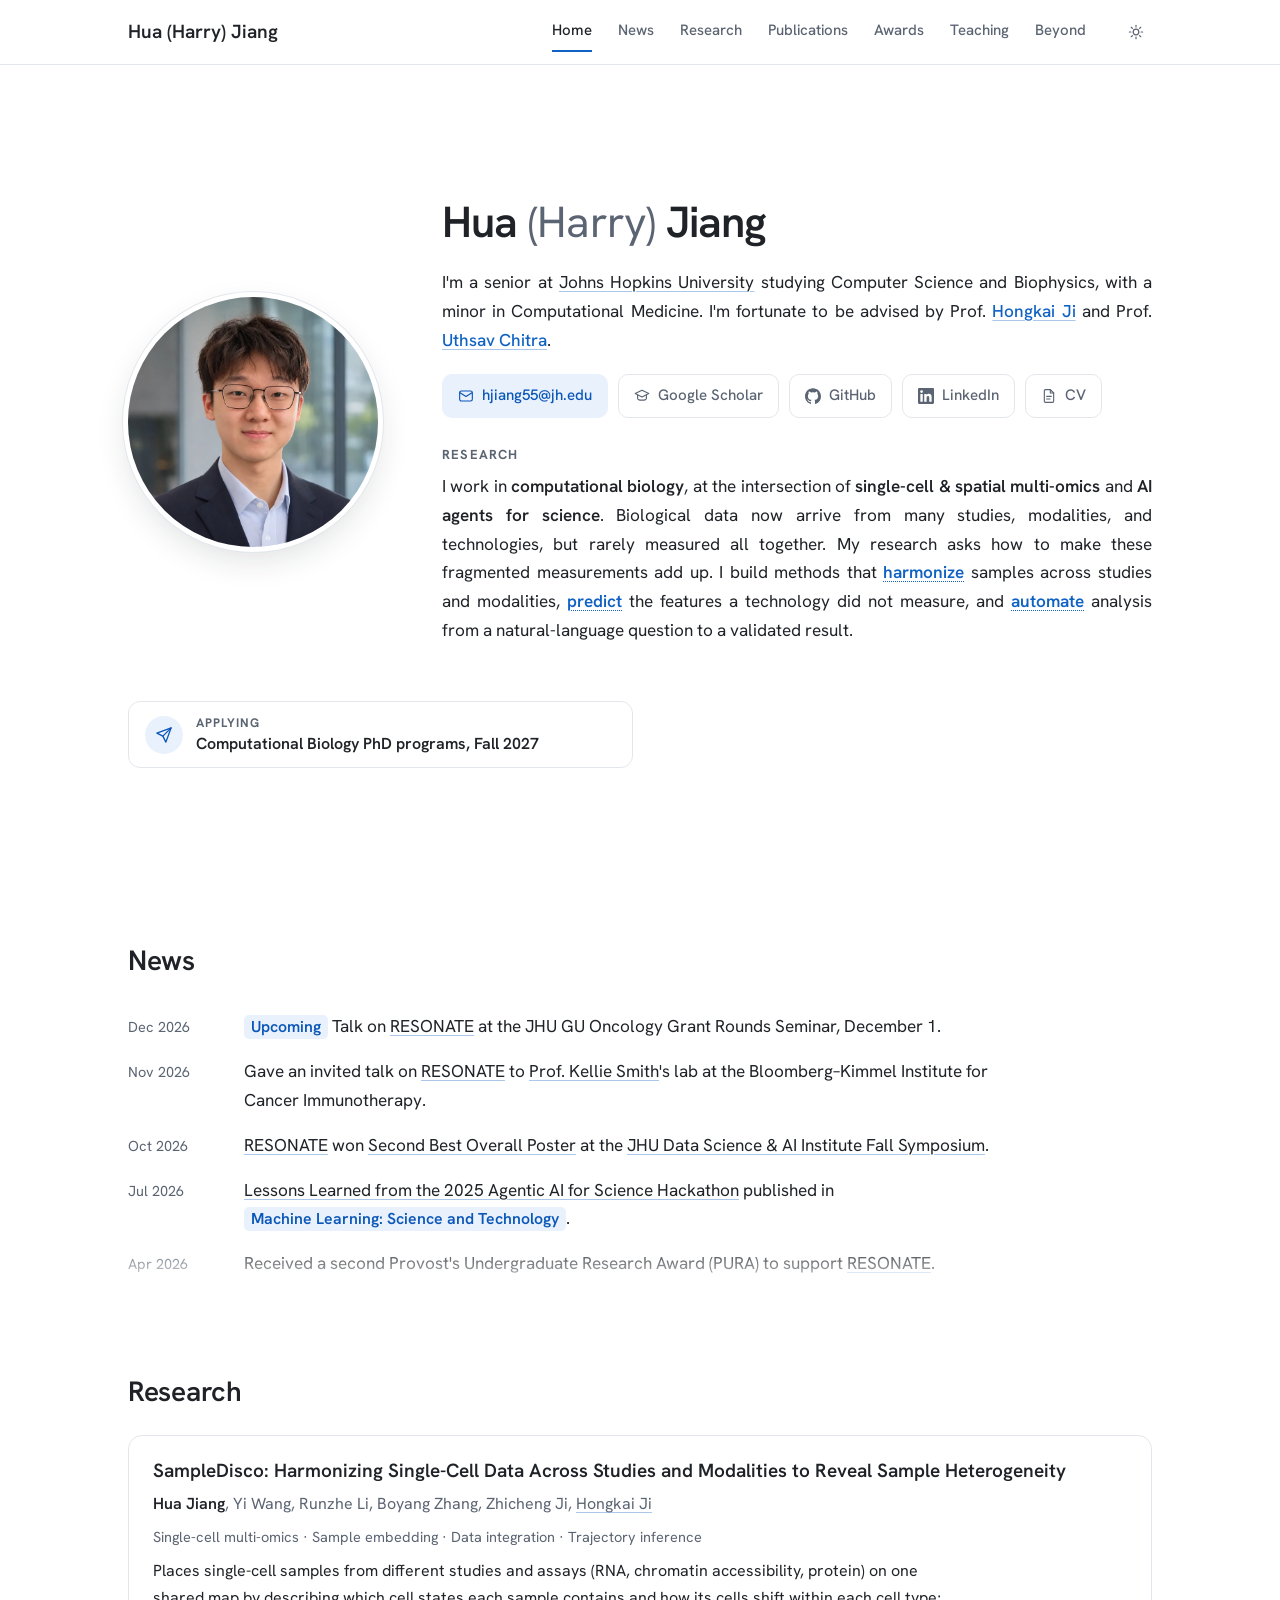
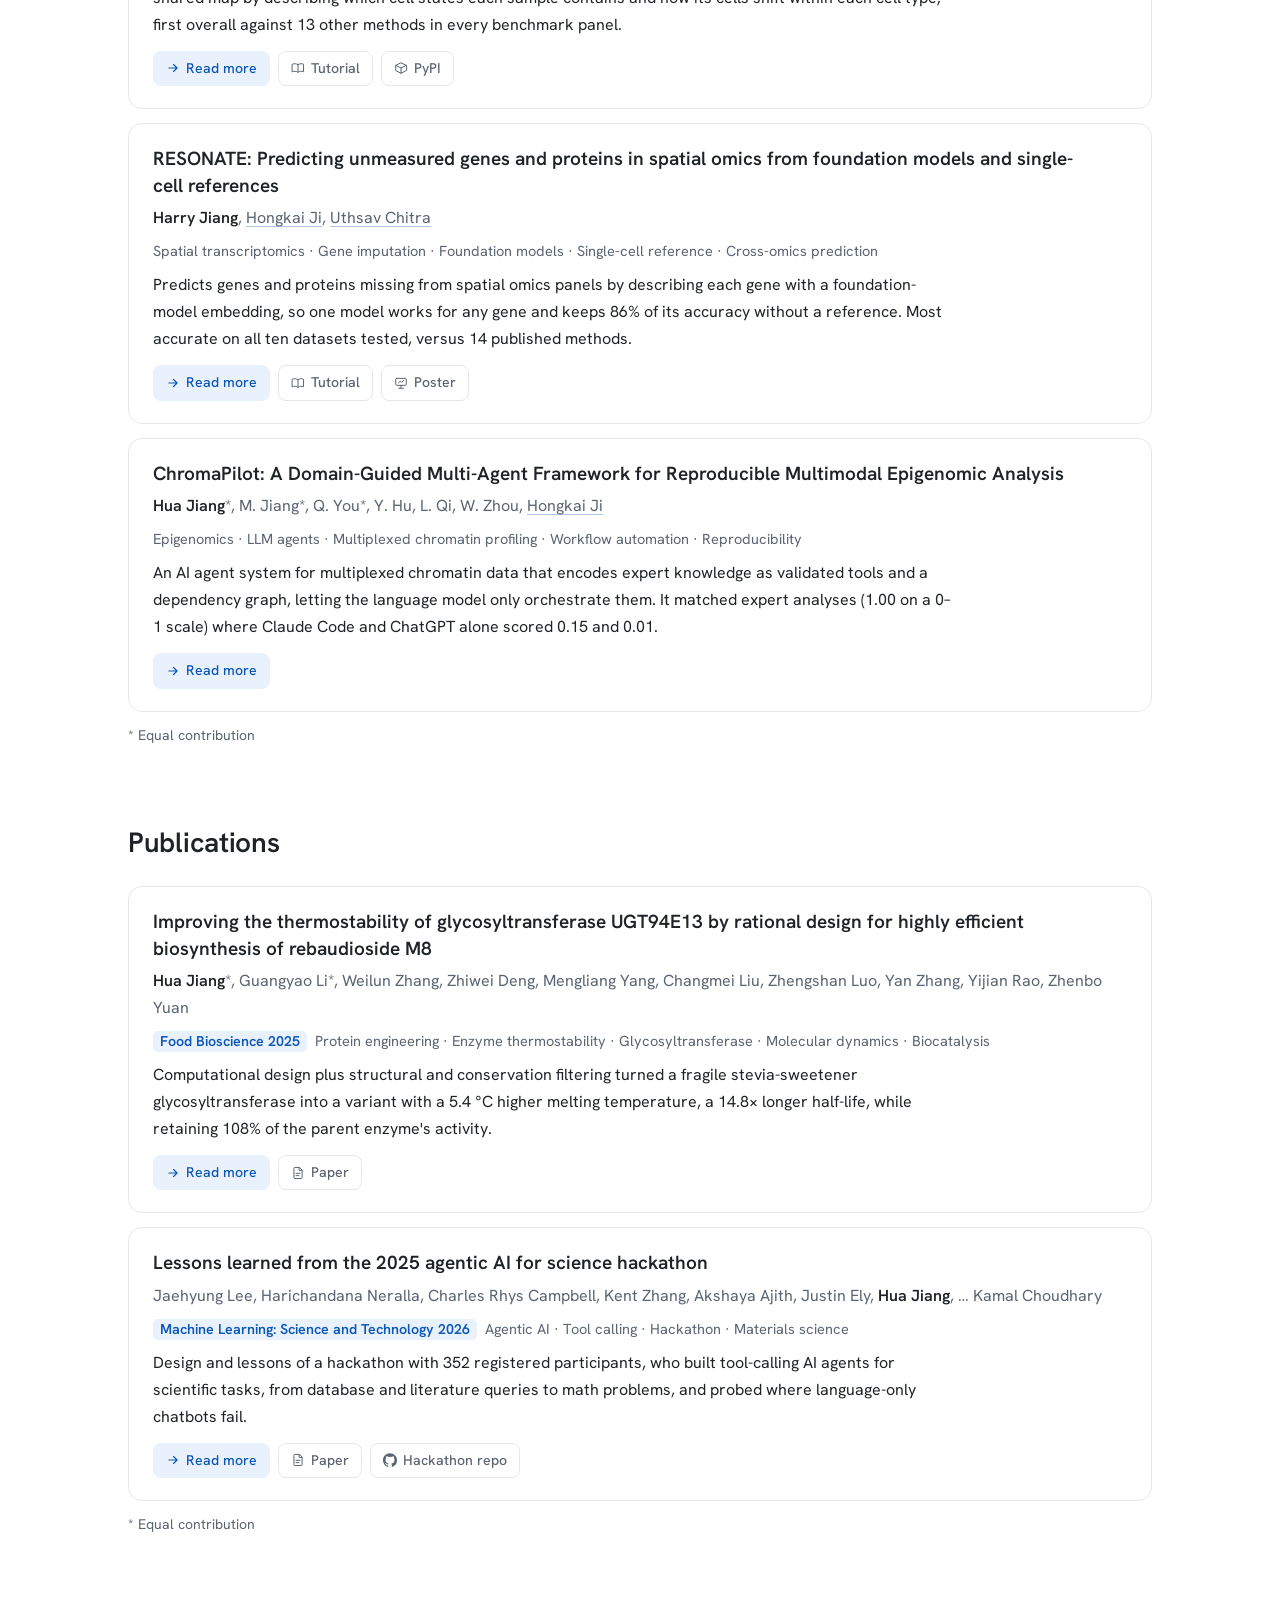
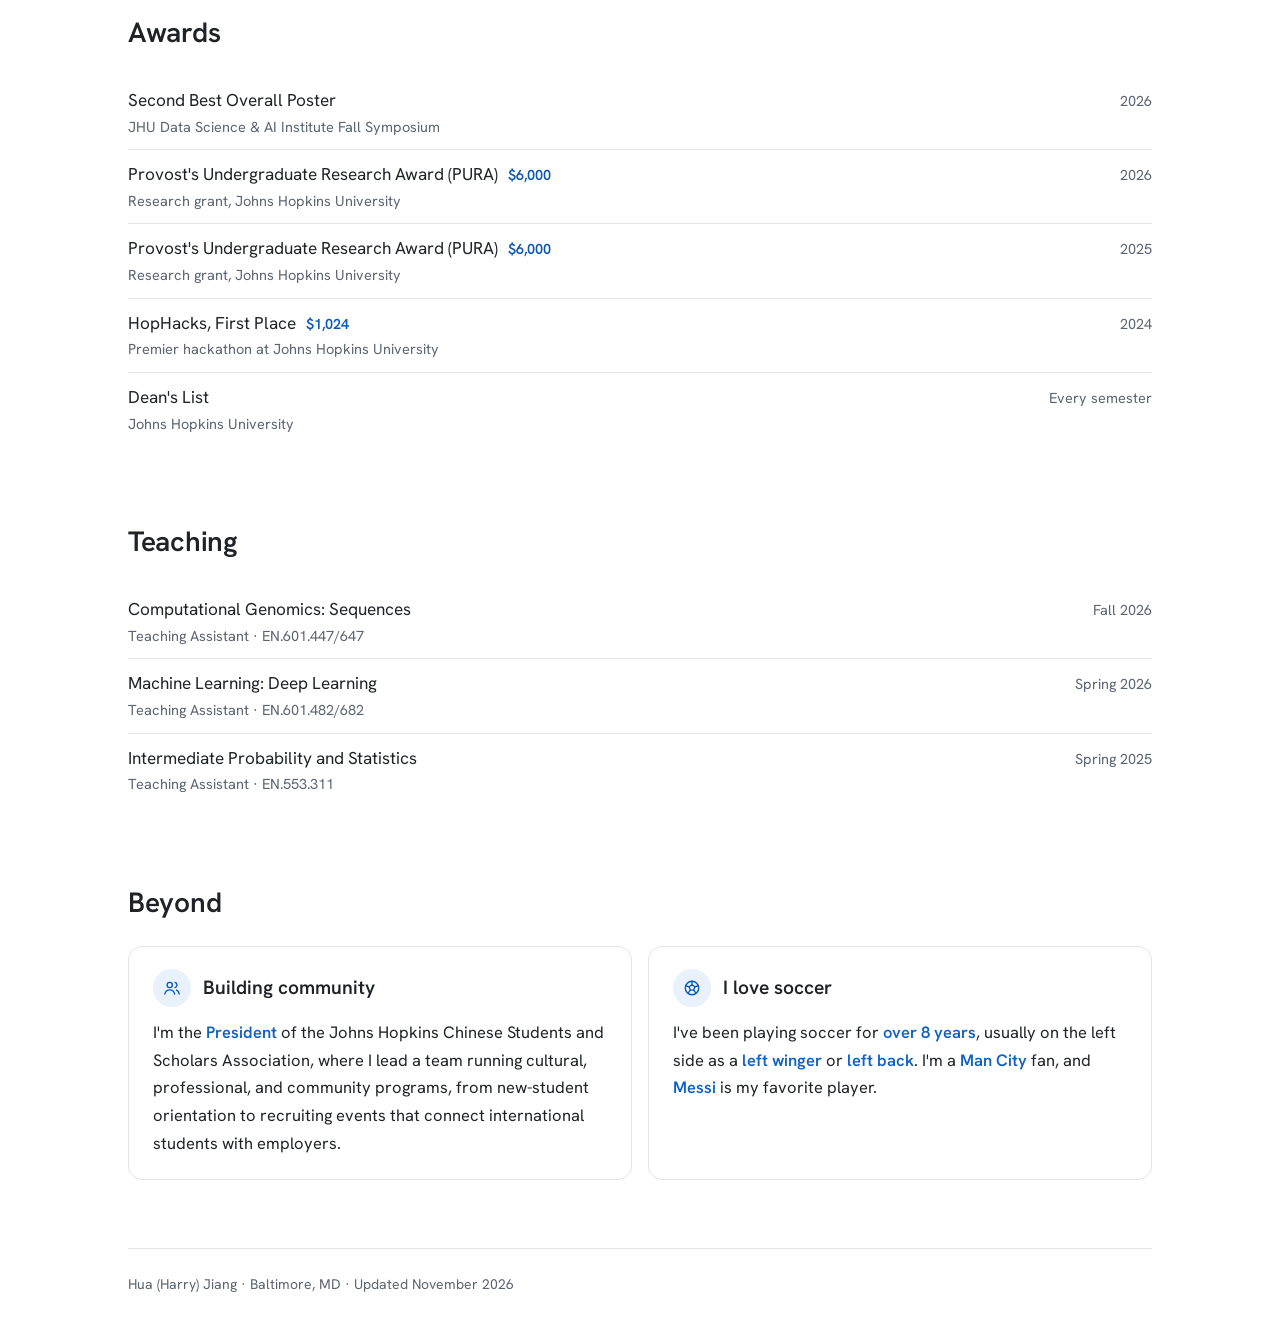
<file: index.html>
<!DOCTYPE html>
<html lang="en">
<head>
<meta charset="UTF-8" />
<meta name="viewport" content="width=device-width, initial-scale=1.0" />
<title>Hua (Harry) Jiang | Johns Hopkins University</title>
<meta name="description" content="Hua (Harry) Jiang is a computational biology researcher at Johns Hopkins University working on single-cell and spatial multi-omics and AI agents for science." />
<meta name="author" content="Hua (Harry) Jiang" />
<meta property="og:type" content="website" />
<meta property="og:title" content="Hua (Harry) Jiang | Johns Hopkins University" />
<meta property="og:description" content="Hua (Harry) Jiang is a computational biology researcher at Johns Hopkins University working on single-cell and spatial multi-omics and AI agents for science." />
<meta property="og:url" content="https://j041120h.github.io/" />
<meta property="og:image" content="https://j041120h.github.io/assets/profile.jpg" />
<meta name="twitter:card" content="summary" />
<meta name="twitter:title" content="Hua (Harry) Jiang | Johns Hopkins University" />
<meta name="twitter:description" content="Hua (Harry) Jiang is a computational biology researcher at Johns Hopkins University working on single-cell and spatial multi-omics and AI agents for science." />
<meta name="twitter:image" content="https://j041120h.github.io/assets/profile.jpg" />
<link rel="canonical" href="https://j041120h.github.io/" />
<script type="application/ld+json">
{
 "@context": "https://schema.org",
 "@type": "Person",
 "@id": "https://j041120h.github.io/#person",
 "name": "Hua Jiang",
 "alternateName": ["Harry Jiang", "Hua (Harry) Jiang"],
 "url": "https://j041120h.github.io/",
 "image": "https://j041120h.github.io/assets/profile.jpg",
 "description": "Hua (Harry) Jiang is a computational biology researcher at Johns Hopkins University working on single-cell and spatial multi-omics and AI agents for science.",
 "email": "mailto:hjiang55@jh.edu",
 "jobTitle": "Undergraduate Researcher",
 "affiliation": {"@type": "CollegeOrUniversity", "name": "Johns Hopkins University", "url": "https://www.jhu.edu/"},
 "knowsAbout": ["Computational biology", "Single-cell genomics", "Spatial omics", "Multi-omics integration", "AI agents for science"],
 "sameAs": [
  "https://scholar.google.com/citations?user=ZzkBmwaLdI0C",
  "https://github.com/J041120h",
  "https://www.linkedin.com/in/hua-harry-jiang-b2ab55294/"
 ]
}
</script>
<link rel="icon" href="data:image/svg+xml,%3Csvg xmlns='http://www.w3.org/2000/svg' viewBox='0 0 100 100'%3E%3Crect width='100' height='100' rx='20' fill='%230a4a7a'/%3E%3Ctext x='50' y='67' font-family='Helvetica,Arial,sans-serif' font-size='42' font-weight='600' fill='%23ffffff' text-anchor='middle'%3EHJ%3C/text%3E%3C/svg%3E" />
<script>document.documentElement.className+=' js';/* placeholders show only in local preview or with ?draft */if(location.protocol==='file:'||/[?&]draft\b/.test(location.search))document.documentElement.className+=' draft';</script>
<script>
(function(){var t='light';try{var s=localStorage.getItem('theme');t=s||(window.matchMedia&&matchMedia('(prefers-color-scheme: dark)').matches?'dark':'light');}catch(e){}
document.documentElement.setAttribute('data-theme',t);})();
</script>
<link rel="preconnect" href="https://fonts.googleapis.com">
<link rel="preconnect" href="https://fonts.gstatic.com" crossorigin>
<link href="https://fonts.googleapis.com/css2?family=Hanken+Grotesk:wght@400;500;600;700&display=swap" rel="stylesheet">
<style>
:root{
  --bg:#fff;--bg-soft:#f6f8fa;--ink:#1f2328;--soft:#5b6472;--line:#e3e7ec;
  --accent:#0f62c4;--tint:#e9f1fc;--tint-ink:#0b57b8;--underline:rgba(15,98,196,.35);
  --sans:"Hanken Grotesk","Helvetica Neue",Arial,sans-serif;
  --wrap:1120px;--pad:clamp(20px,4vw,48px);--navh:64px;
  --shadow:0 1px 2px rgba(31,35,40,.1),0 10px 28px rgba(31,35,40,.16);
  --ring:0 0 0 5px var(--bg),0 0 0 6px var(--line),0 12px 32px rgba(31,35,40,.14);
}
:root[data-theme="dark"]{
  --bg:#0d1117;--bg-soft:#151b23;--ink:#e6edf3;--soft:#9aa6b4;--line:#2a313c;
  --accent:#7cb3e8;--tint:#152534;--tint-ink:#a9cdf0;--underline:rgba(124,179,232,.4);
  --shadow:0 10px 28px rgba(0,0,0,.5);
  --ring:0 0 0 5px var(--bg),0 0 0 6px var(--line),0 12px 32px rgba(0,0,0,.45);
}
*,*::before,*::after{box-sizing:border-box;margin:0;padding:0}
html{-webkit-text-size-adjust:100%;scroll-behavior:smooth;scroll-padding-top:calc(var(--navh) + 20px)}
body{background:var(--bg);color:var(--ink);font-family:var(--sans);font-size:clamp(17px,.25vw + 14px,18px);line-height:1.68;-webkit-font-smoothing:antialiased;overflow-x:hidden}
a{color:inherit;text-decoration:underline;text-decoration-color:var(--underline);text-decoration-thickness:1px;text-underline-offset:3px;transition:color .15s,text-decoration-color .15s}
a:hover{color:var(--accent);text-decoration-color:var(--accent)}
:focus-visible{outline:2px solid var(--accent);outline-offset:3px;border-radius:3px}
.skip{position:absolute;left:-9999px;top:0;z-index:99;background:var(--accent);color:#fff;padding:.6rem 1rem}.skip:focus{left:0}

/* top bar */
.topbar{position:sticky;top:0;z-index:50;background:var(--bg);background:color-mix(in srgb,var(--bg) 90%,transparent);-webkit-backdrop-filter:saturate(150%) blur(10px);backdrop-filter:saturate(150%) blur(10px);border-bottom:1px solid var(--line)}
.bar{max-width:var(--wrap);margin:0 auto;height:var(--navh);padding:0 var(--pad);display:flex;align-items:center;gap:1rem}
.brand{font-weight:600;font-size:19px;text-decoration:none}.brand:hover{color:inherit}
.topnav{margin-left:auto;display:flex;gap:26px;min-width:0}
.topnav a{font-size:15px;font-weight:500;color:var(--soft);text-decoration:none;padding:6px 0;border-bottom:2px solid transparent;white-space:nowrap}
.topnav a:hover{color:var(--ink)}.topnav a.current{color:var(--ink);border-bottom-color:var(--accent)}
.theme-btn{margin-left:18px;width:32px;height:32px;flex:none;border:0;background:transparent;color:var(--soft);cursor:pointer;display:grid;place-items:center;border-radius:8px}
.theme-btn:hover{color:var(--accent);background:var(--bg-soft)}.theme-btn svg{width:16px;height:16px;display:block}
:root[data-theme="dark"] .icon-sun{display:none}:root:not([data-theme="dark"]) .icon-moon{display:none}

/* hero */
main{max-width:var(--wrap);margin:0 auto;padding:0 var(--pad)}
.hero{display:grid;grid-template-columns:clamp(210px,20vw,250px) minmax(0,1fr);gap:clamp(40px,5vw,68px);min-height:calc(100vh - var(--navh));min-height:calc(100svh - var(--navh));padding:32px 0;align-content:center;align-items:center}
.portrait{width:100%;aspect-ratio:1;border-radius:50%;overflow:hidden;background:var(--bg-soft);box-shadow:var(--ring)}
.portrait img{width:100%;height:100%;object-fit:cover;display:block}
h1{font-size:clamp(38px,3.4vw,48px);font-weight:600;line-height:1.1;letter-spacing:-.018em;margin-bottom:22px}
h1 .nick{color:var(--soft);font-weight:400}
.hero-text{position:relative;min-width:0}
.hero-text > p{text-align:justify;text-justify:inter-word;hyphens:manual;text-wrap:pretty}
.hero-text p + p{margin-top:16px}
.hero-text strong{font-weight:600}
.advisors a{color:var(--accent);font-weight:500}
.label{font-size:.76em;font-weight:700;letter-spacing:.09em;text-transform:uppercase;color:var(--soft);margin:26px 0 6px}
.nb{white-space:nowrap}

/* link buttons */
.links{display:flex;flex-wrap:wrap;gap:10px;margin-top:20px}
.links a{display:inline-flex;align-items:center;gap:8px;padding:8px 15px;border:1px solid var(--line);border-radius:10px;font-size:.88em;font-weight:500;color:var(--soft);text-decoration:none;transition:color .15s,border-color .15s,background .15s}
.links a:hover{color:var(--accent);border-color:var(--accent);background:var(--tint)}
.links a.primary{color:var(--tint-ink);background:var(--tint);border-color:transparent}
.links a.primary:hover{border-color:var(--accent);background:color-mix(in srgb,var(--tint) 82%,var(--accent))}
.links svg{width:16px;height:16px;display:block;flex:none}
.links.sm{margin-top:12px;gap:8px}.links.sm a{padding:5px 12px;border-radius:8px;font-size:.82em;gap:6px}.links.sm svg{width:14px;height:14px}

/* status cards */
.status{grid-column:1/-1;display:grid;grid-template-columns:repeat(2,minmax(0,1fr));gap:14px;margin-top:-8px}
.stat{display:flex;align-items:center;gap:13px;padding:13px 16px;border:1px solid var(--line);border-radius:12px}
.stat-ic{display:grid;place-items:center;width:38px;height:38px;flex:none;border-radius:50%;background:var(--tint);color:var(--tint-ink)}.stat-ic svg{width:18px;height:18px;display:block}
.stat-k{font-size:.72em;font-weight:700;letter-spacing:.08em;text-transform:uppercase;color:var(--soft);line-height:1.4}
.stat-v{font-size:.93em;font-weight:600;line-height:1.35}

/* research peek cards */
.peek-trigger{font:inherit;font-weight:600;color:var(--accent);background:none;border:0;padding:0;cursor:pointer;text-decoration:underline dotted;text-decoration-thickness:1px;text-underline-offset:3px}
.peek-trigger[aria-expanded="true"]{text-decoration-style:solid}
.peek-card{margin-top:12px;padding:14px 18px;background:var(--bg);border:1px solid var(--line);border-radius:12px;font-size:15.5px;line-height:1.55}
.js .peek-card{display:none;position:absolute;z-index:20;width:min(440px,100%);margin:0;box-shadow:var(--shadow)}
.js .peek-card.open{display:block}
.peek-head{font-weight:600;margin-bottom:4px}.peek-rel{margin-top:6px;color:var(--soft);font-size:14.5px}

/* sections */
.page{padding:36px 0}
h2{font-size:28px;font-weight:600;letter-spacing:-.01em;margin-bottom:20px}
.subhead{font-size:.76em;font-weight:700;letter-spacing:.09em;text-transform:uppercase;color:var(--soft);margin:30px 0 12px}
.chip{display:inline-block;padding:0 7px;border-radius:5px;background:var(--tint);color:var(--tint-ink);font-weight:600;font-size:.92em;line-height:1.5;white-space:nowrap}
.chip.muted{background:var(--bg-soft);color:var(--soft)}
.hl{color:var(--accent);font-weight:600;white-space:nowrap}

/* news */
.news{list-style:none}.news li{display:grid;grid-template-columns:96px 1fr;gap:20px;padding:8px 0;align-items:baseline}
.news li > span:last-child{text-wrap:pretty}
.date{font-size:14.5px;color:var(--soft);white-space:nowrap}
.news-scroll{position:relative}
.news{max-height:17em;overflow-y:auto;padding-right:10px;scrollbar-width:thin;scrollbar-color:var(--line) transparent}
.news::-webkit-scrollbar{width:6px}.news::-webkit-scrollbar-thumb{background:var(--line);border-radius:3px}
.news-scroll::after{content:"";position:absolute;left:0;right:10px;bottom:0;height:56px;pointer-events:none;background:linear-gradient(to bottom,transparent,var(--bg));transition:opacity .2s}
.news-scroll.at-end::after{opacity:0}

/* publications */
.pubs{list-style:none}
.pub{padding:22px 24px;border:1px solid var(--line);border-radius:14px;scroll-margin-top:calc(var(--navh) + 20px);transition:border-color .2s,box-shadow .2s,background .2s}
.pub + .pub{margin-top:14px}.pub:target{border-color:var(--accent);background:var(--tint)}
.pub-title{font-size:19px;font-weight:600;line-height:1.4;margin-bottom:6px;text-wrap:pretty}.pub-title a{text-decoration:none}.pub-title a:hover{color:var(--accent)}
.pub-authors{font-size:16px;color:var(--soft)}.pub-authors strong{color:var(--ink);font-weight:600}
.pub-venue{font-size:15.5px;margin-top:6px}.pub-venue .chip{white-space:normal}
.pub-kw{color:var(--soft);font-size:14.5px;margin-left:8px}
.pub-tldr{font-size:16px;margin-top:8px;max-width:50em;text-wrap:pretty}
.footnote{margin-top:12px;font-size:14px;color:var(--soft)}

/* rows (awards, teaching) */
.rows{list-style:none}.rows li{display:grid;grid-template-columns:1fr auto;gap:4px 24px;padding:10px 0;border-bottom:1px solid var(--line);align-items:baseline}.rows li:last-child{border-bottom:0}
.sub{display:block;font-size:14.5px;color:var(--soft)}.terms{font-size:14.5px;color:var(--soft);text-align:right}
.amt{color:var(--tint-ink);font-size:14.5px;font-weight:600;margin-left:6px}

/* beyond cards */
.bgrid{display:grid;grid-template-columns:repeat(auto-fit,minmax(min(100%,340px),1fr));gap:16px}
.bcard{padding:22px 24px;border:1px solid var(--line);border-radius:14px}
.bhead{display:flex;align-items:center;gap:12px;margin-bottom:12px}.bhead h3{font-size:1.12em;font-weight:600}
.bcard p{font-size:.96em;text-wrap:pretty}.bcard a{color:var(--accent);font-weight:500}
.facts{display:flex;flex-wrap:wrap;gap:8px;margin-top:14px;font-size:.84em}

/* draft placeholders: delete once real content is in */
.todo{display:inline-block;padding:0 8px;border:1px dashed var(--soft);border-radius:6px;color:var(--soft);font-style:italic;font-weight:500;font-size:.9em;line-height:1.6}
.links a.todo-link{border-style:dashed;font-style:italic}
.bcard.todo-card{border-style:dashed}.bcard.todo-card p{color:var(--soft);font-style:italic}
html:not(.draft) .todo-only{display:none!important}

footer{margin-top:32px;padding:24px 0 40px;border-top:1px solid var(--line);font-size:14px;color:var(--soft);display:flex;flex-wrap:wrap;justify-content:space-between;gap:6px 24px}
footer a{color:inherit}
@media (max-width:1200px){footer{padding-right:56px}}
.to-top{position:fixed;right:24px;bottom:24px;z-index:60;width:42px;height:42px;border:1px solid var(--line);border-radius:50%;background:var(--bg);color:var(--soft);cursor:pointer;display:grid;place-items:center;opacity:0;visibility:hidden;transition:opacity .25s,color .15s}
.to-top.show{opacity:1;visibility:visible}.to-top:hover{color:var(--accent)}.to-top svg{width:17px;height:17px;display:block}

/* inline-link hover pill */
.hero-text p a,.stat-v a,.peek-rel a,.news a,.pub-authors a,.bcard a,.peek-trigger{border-radius:3px;transition:color .15s,background-color .15s,box-shadow .15s,text-decoration-color .15s}
.hero-text p a:hover,.stat-v a:hover,.peek-rel a:hover,.news a:hover,.pub-authors a:hover,.bcard a:hover,.peek-trigger:hover,.peek-trigger[aria-expanded="true"]{color:var(--tint-ink);background-color:var(--tint);box-shadow:0 0 0 3px var(--tint);text-decoration-color:transparent}
.stat,.bcard{transition:border-color .2s,box-shadow .2s}
@media (hover:hover){.pub:hover,.stat:hover,.bcard:hover{border-color:color-mix(in srgb,var(--accent) 35%,var(--line));box-shadow:0 2px 12px rgba(31,35,40,.06)}}

@keyframes rise{from{opacity:0;transform:translateY(8px)}to{opacity:1;transform:none}}
.hero > *{animation:rise .5s cubic-bezier(.2,.7,.3,1) both}.hero > *:nth-child(2){animation-delay:.05s}.hero > *:nth-child(3){animation-delay:.1s}
@media (prefers-reduced-motion:reduce){html{scroll-behavior:auto}.hero > *{animation:none}}

@media (max-width:860px){
  .hero{grid-template-columns:1fr;gap:28px;padding:28px 0;align-content:start;align-items:start}
  .portrait{width:150px}
  .status{grid-template-columns:1fr;margin-top:0}
  h1{font-size:36px}
  .js .peek-card{left:0!important;width:100%}
}
@media (max-width:760px){.bgrid{grid-template-columns:1fr}.hero-text > p{text-align:left}}
@media (max-width:700px){.brand{display:none}.topnav{margin-left:0;gap:18px;overflow-x:auto;scrollbar-width:none}.topnav::-webkit-scrollbar{display:none}.bar{--navh:56px;height:56px}.theme-btn{margin-left:auto}}
@media (max-width:560px){body{font-size:16px}.news li{grid-template-columns:1fr;gap:0}.rows li{grid-template-columns:1fr}.terms{text-align:left}.pub-kw{display:block;margin:4px 0 0}.pub{padding:18px}}
@media print{.topbar,.to-top,.skip{display:none!important}.news{max-height:none;overflow:visible}.news-scroll::after{display:none}.js .peek-card{display:block;position:static;box-shadow:none;width:100%;margin-top:8px}}
</style>
</head>
<body>
<a class="skip" href="#main">Skip to content</a>

<header class="topbar"><div class="bar">
  <a class="brand" href="#home">Hua (Harry) Jiang</a>
  <nav class="topnav" aria-label="Sections"><a href="#home">Home</a><a href="#news">News</a><a href="#research">Research</a><a href="#publications">Publications</a><a href="#awards">Awards</a><a href="#teaching">Teaching</a><a href="#beyond">Beyond</a></nav>
  <button class="theme-btn" id="theme" type="button" aria-label="Toggle color theme" aria-pressed="false"><svg class="icon-sun" viewBox="0 0 24 24" fill="none" stroke="currentColor" stroke-width="1.8" stroke-linecap="round" aria-hidden="true"><circle cx="12" cy="12" r="4.2"/><path d="M12 2v2.4M12 19.6V22M2 12h2.4M19.6 12H22M4.9 4.9l1.7 1.7M17.4 17.4l1.7 1.7M19.1 4.9l-1.7 1.7M6.6 17.4l-1.7 1.7"/></svg><svg class="icon-moon" viewBox="0 0 24 24" fill="none" stroke="currentColor" stroke-width="1.8" stroke-linejoin="round" aria-hidden="true"><path d="M20 14.4A8 8 0 0 1 9.6 4 7 7 0 1 0 20 14.4Z"/></svg></button>
</div></header>

<main id="main">

<!-- ============================== HOME ============================== -->
<section class="hero page" id="home">
  <div>
    <div class="portrait"><picture><source srcset="assets/profile.webp?v=2" type="image/webp"><img src="assets/profile.jpg?v=2" alt="Hua (Harry) Jiang" width="720" height="720"></picture></div>
  </div>
  <div class="hero-text" id="heroText">
    <h1>Hua <span class="nick">(Harry)</span> Jiang</h1>
    <p>I'm a senior at <a href="https://www.jhu.edu/" target="_blank" rel="noopener noreferrer">Johns Hopkins University</a> studying Computer Science and Biophysics, with a minor in Computational Medicine. I'm fortunate to be advised by <span class="advisors">Prof. <a href="https://publichealth.jhu.edu/faculty/1943/hongkai-ji" target="_blank" rel="noopener noreferrer">Hongkai Ji</a> and Prof. <a href="https://uthsavc.github.io" target="_blank" rel="noopener noreferrer">Uthsav Chitra</a></span>.</p>
    <nav class="links" aria-label="Profiles">
      <a class="primary" id="emailBox" href="mailto:hjiang55@jh.edu" title="Click to copy"><svg viewBox="0 0 24 24" fill="none" stroke="currentColor" stroke-width="1.7" stroke-linecap="round" stroke-linejoin="round" aria-hidden="true"><rect x="2.5" y="4.5" width="19" height="15" rx="2.5"/><path d="m3 7 9 5.6L21 7"/></svg><span class="email-text">hjiang55@jh.edu</span></a>
      <a href="https://scholar.google.com/citations?user=ZzkBmwaLdI0C&amp;hl=en" target="_blank" rel="noopener noreferrer"><svg viewBox="0 0 24 24" fill="none" stroke="currentColor" stroke-width="1.7" stroke-linecap="round" stroke-linejoin="round" aria-hidden="true"><path d="M12 3.2 1.8 8.4 12 13.6l10.2-5.2z"/><path d="M5.4 10.6v4.6c0 1.7 2.95 3 6.6 3s6.6-1.3 6.6-3v-4.6"/></svg>Google Scholar</a>
      <a href="https://github.com/J041120h" target="_blank" rel="noopener noreferrer"><svg viewBox="0 0 24 24" fill="currentColor" aria-hidden="true"><path d="M12 .5C5.37.5 0 5.87 0 12.5c0 5.3 3.44 9.8 8.2 11.39.6.11.82-.26.82-.58v-2.03c-3.34.73-4.04-1.61-4.04-1.61-.55-1.39-1.34-1.76-1.34-1.76-1.09-.75.08-.73.08-.73 1.2.08 1.84 1.24 1.84 1.24 1.07 1.83 2.81 1.3 3.5.99.11-.78.42-1.3.76-1.6-2.67-.3-5.47-1.34-5.47-5.96 0-1.32.47-2.39 1.24-3.23-.12-.31-.54-1.53.12-3.18 0 0 1.01-.32 3.3 1.23a11.5 11.5 0 0 1 6 0c2.29-1.55 3.3-1.23 3.3-1.23.66 1.65.24 2.87.12 3.18.77.84 1.24 1.91 1.24 3.23 0 4.63-2.81 5.65-5.49 5.95.43.37.82 1.1.82 2.22v3.29c0 .32.21.7.83.58A12 12 0 0 0 24 12.5C24 5.87 18.63.5 12 .5z"/></svg>GitHub</a>
      <a href="https://www.linkedin.com/in/hua-harry-jiang-b2ab55294/" target="_blank" rel="noopener noreferrer"><svg viewBox="0 0 24 24" fill="currentColor" aria-hidden="true"><path d="M20.45 20.45h-3.56v-5.57c0-1.33-.02-3.04-1.85-3.04-1.85 0-2.14 1.45-2.14 2.94v5.67H9.35V9h3.41v1.56h.05c.48-.9 1.64-1.85 3.37-1.85 3.6 0 4.27 2.37 4.27 5.46v6.28zM5.34 7.43a2.06 2.06 0 1 1 0-4.13 2.06 2.06 0 0 1 0 4.13zM7.12 20.45H3.56V9h3.56v11.45zM22.22 0H1.77C.79 0 0 .77 0 1.73v20.54C0 23.23.79 24 1.77 24h20.45c.98 0 1.78-.77 1.78-1.73V1.73C24 .77 23.2 0 22.22 0z"/></svg>LinkedIn</a>
      <a href="assets/Hua_Jiang_CV.pdf?v=5" target="_blank" rel="noopener noreferrer"><svg viewBox="0 0 24 24" fill="none" stroke="currentColor" stroke-width="1.7" stroke-linecap="round" stroke-linejoin="round" aria-hidden="true"><path d="M14 2.5H6.5A1.5 1.5 0 0 0 5 4v16a1.5 1.5 0 0 0 1.5 1.5h11A1.5 1.5 0 0 0 19 20V7.5z"/><path d="M14 2.5V7.5H19M8.5 12.5h7M8.5 16.5h5"/></svg>CV</a>
    </nav>

    <h2 class="label">Research</h2>
    <!-- DRAFT: research statement written from the resume; edit freely -->
    <p>I work in <strong>computational biology</strong>, at the intersection of <strong>single-cell &amp; spatial multi-omics</strong> and <strong>AI agents for science</strong>. Biological data now arrive from many studies, modalities, and technologies, but rarely measured all together. My research asks how to make these fragmented measurements add up. I build methods that <span class="nb"><button type="button" class="peek-trigger" aria-expanded="false" aria-controls="peek-harmonize">harmonize</button></span> samples across studies and modalities, <span class="nb"><button type="button" class="peek-trigger" aria-expanded="false" aria-controls="peek-predict">predict</button></span> the features a technology did not measure, and <span class="nb"><button type="button" class="peek-trigger" aria-expanded="false" aria-controls="peek-automate">automate</button></span> analysis from a natural-language question to a validated result.</p>
    <div class="peek-card" id="peek-harmonize"><div class="peek-head">Harmonize across studies</div>Embed single-cell samples from different studies and assays (RNA, chromatin accessibility, protein) in one shared space, without paired measurements.<div class="peek-rel">See <a href="sampledisco/">SampleDisco</a></div></div>
    <div class="peek-card" id="peek-predict"><div class="peek-head">Predict what wasn't measured</div>Predict unmeasured genes and proteins in spatial data from foundation-model gene embeddings and a single-cell reference.<div class="peek-rel">See <a href="resonate/">RESONATE</a></div></div>
    <div class="peek-card" id="peek-automate"><div class="peek-head">Automate analysis</div>Multi-agent systems that turn natural-language requests into validated epigenomic analyses, scripts, and reports.<div class="peek-rel">See <a href="chromapilot/">ChromaPilot</a></div></div>
  </div>

  <div class="status">
    <div class="stat"><span class="stat-ic"><svg viewBox="0 0 24 24" fill="none" stroke="currentColor" stroke-width="1.8" stroke-linecap="round" stroke-linejoin="round" aria-hidden="true"><path d="M21.5 2.5 10.5 13.5"/><path d="M21.5 2.5 14.5 21.5l-4-8-8-4z"/></svg></span><div><div class="stat-k">Applying</div><div class="stat-v">Computational Biology PhD programs, Fall 2027</div></div></div>
  </div>
</section>

<!-- ============================== NEWS ============================== -->
<section class="page" id="news"><h2>News</h2>
<div class="news-scroll" id="newsScroll"><ul class="news" id="newsList" tabindex="0" aria-label="News, scroll for more">
  <li><span class="date">Dec 2026</span><span><span class="chip">Upcoming</span> Talk on <a href="resonate/">RESONATE</a> at the JHU GU Oncology Grant Rounds Seminar, December 1.</span></li>
  <li><span class="date">Nov 2026</span><span>Gave an invited talk on <a href="resonate/">RESONATE</a> to <a href="https://gradimmunology.med.som.jhmi.edu/smith" target="_blank" rel="noopener noreferrer">Prof. Kellie Smith</a>'s lab at the Bloomberg–Kimmel Institute for Cancer Immunotherapy.</span></li>
  <li><span class="date">Oct 2026</span><span><a href="resonate/">RESONATE</a> won <a href="resonate/poster.jpg" target="_blank" rel="noopener noreferrer">Second Best Overall Poster</a> at the <a href="https://ai.jhu.edu/event/data-science-and-ai-institute-fall-2026-symposium-artificial-intelligence-and-human-learning/" target="_blank" rel="noopener noreferrer">JHU Data Science &amp; AI Institute Fall Symposium</a>.</span></li>
  <li><span class="date">Jul 2026</span><span><a href="hackathon/">Lessons Learned from the 2025 Agentic AI for Science Hackathon</a> published in <span class="chip">Machine Learning: Science and Technology</span>.</span></li>
  <li><span class="date">Apr 2026</span><span>Received a second Provost's Undergraduate Research Award (PURA) to support <a href="resonate/">RESONATE</a>.</span></li>
  <li><span class="date">Nov 2025</span><span>Co-first-author paper on <a href="ugt94e13/">engineering a thermostable glycosyltransferase</a> published in <span class="chip">Food Bioscience</span>.</span></li>
  <li><span class="date">Apr 2025</span><span>Received the Provost's Undergraduate Research Award (PURA).</span></li>
  <li><span class="date">Sep 2024</span><span>Won <strong>First Place</strong> at HopHacks, Johns Hopkins' premier hackathon.</span></li>
</ul></div>
</section>

<!-- ============================== RESEARCH ============================== -->
<!-- BEGIN:research -->
<section class="page" id="research"><h2>Research</h2>
<ol class="pubs">
  <li class="pub" id="pub-sampledisco"><h3 class="pub-title"><a href="sampledisco/">SampleDisco: Harmonizing Single-Cell Data Across Studies and Modalities to Reveal Sample Heterogeneity</a></h3>
    <p class="pub-authors"><strong>Hua Jiang</strong>, Yi Wang, Runzhe Li, Boyang Zhang, Zhicheng Ji, Hongkai Ji</p>
    <p class="pub-venue"><span class="pub-kw" style="margin-left:0">Single-cell multi-omics · Sample embedding · Data integration · Trajectory inference</span></p>
    <p class="pub-tldr">Places single-cell samples from different studies and assays (RNA, chromatin accessibility, protein) on one shared map by describing which cell states each sample contains and how its cells shift within each cell type; first overall against 13 other methods in every benchmark panel.</p>
    <nav class="links sm" aria-label="Links"><a class="primary" href="sampledisco/"><svg viewBox="0 0 24 24" fill="none" stroke="currentColor" stroke-width="2" stroke-linecap="round" stroke-linejoin="round" aria-hidden="true"><path d="M5 12h14M13 6l6 6-6 6"/></svg>Read more</a><a href="https://j041120h.github.io/SampleDisco_tutorial/" target="_blank" rel="noopener noreferrer"><svg viewBox="0 0 24 24" fill="none" stroke="currentColor" stroke-width="1.7" stroke-linecap="round" stroke-linejoin="round" aria-hidden="true"><path d="M2.5 5.5c3-1.3 6.2-1.3 9.5.8 3.3-2.1 6.5-2.1 9.5-.8v13c-3-1.3-6.2-1.3-9.5.8-3.3-2.1-6.5-2.1-9.5-.8z"/><path d="M12 6.3v13"/></svg>Tutorial</a><a href="https://pypi.org/project/sampledisco/" target="_blank" rel="noopener noreferrer"><svg viewBox="0 0 24 24" fill="none" stroke="currentColor" stroke-width="1.7" stroke-linecap="round" stroke-linejoin="round" aria-hidden="true"><path d="M21 7.5 12 3 3 7.5v9L12 21l9-4.5z"/><path d="M3 7.5 12 12l9-4.5M12 12v9"/></svg>PyPI</a></nav></li>
  <li class="pub" id="pub-resonate"><h3 class="pub-title"><a href="resonate/">RESONATE: Predicting unmeasured genes and proteins in spatial omics from foundation models and single-cell references</a></h3>
    <p class="pub-authors"><strong>Harry Jiang</strong>, Hongkai Ji, Uthsav Chitra</p>
    <p class="pub-venue"><span class="pub-kw" style="margin-left:0">Spatial transcriptomics · Gene imputation · Foundation models · Single-cell reference · Cross-omics prediction</span></p>
    <p class="pub-tldr">Predicts genes and proteins missing from spatial omics panels by describing each gene with a foundation-model embedding, so one model works for any gene and keeps 86% of its accuracy without a reference. Most accurate on all ten datasets tested, versus 14 published methods.</p>
    <nav class="links sm" aria-label="Links"><a class="primary" href="resonate/"><svg viewBox="0 0 24 24" fill="none" stroke="currentColor" stroke-width="2" stroke-linecap="round" stroke-linejoin="round" aria-hidden="true"><path d="M5 12h14M13 6l6 6-6 6"/></svg>Read more</a><a href="https://j041120h.github.io/RESONATE_tutorial/" target="_blank" rel="noopener noreferrer"><svg viewBox="0 0 24 24" fill="none" stroke="currentColor" stroke-width="1.7" stroke-linecap="round" stroke-linejoin="round" aria-hidden="true"><path d="M2.5 5.5c3-1.3 6.2-1.3 9.5.8 3.3-2.1 6.5-2.1 9.5-.8v13c-3-1.3-6.2-1.3-9.5.8-3.3-2.1-6.5-2.1-9.5-.8z"/><path d="M12 6.3v13"/></svg>Tutorial</a><a href="resonate/poster.jpg" target="_blank" rel="noopener noreferrer"><svg viewBox="0 0 24 24" fill="none" stroke="currentColor" stroke-width="1.7" stroke-linecap="round" stroke-linejoin="round" aria-hidden="true"><rect x="3" y="4" width="18" height="12" rx="1.5"/><path d="M12 16v4M8 21h8M7.5 12l3-3 2.5 2 3.5-3.5"/></svg>Poster</a></nav></li>
  <li class="pub" id="pub-chromapilot"><h3 class="pub-title"><a href="chromapilot/">ChromaPilot: A Domain-Guided Multi-Agent Framework for Reproducible Multimodal Epigenomic Analysis</a></h3>
    <p class="pub-authors"><strong>Hua Jiang</strong>*, M. Jiang*, Q. You*, Y. Hu, L. Qi, W. Zhou, Hongkai Ji</p>
    <p class="pub-venue"><span class="pub-kw" style="margin-left:0">Epigenomics · LLM agents · Multiplexed chromatin profiling · Workflow automation · Reproducibility</span></p>
    <p class="pub-tldr">An AI agent system for multiplexed chromatin data that encodes expert knowledge as validated tools and a dependency graph, letting the language model only orchestrate them. It matched expert analyses (1.00 on a 0–1 scale) where Claude Code and ChatGPT alone scored 0.15 and 0.01.</p>
    <nav class="links sm" aria-label="Links"><a class="primary" href="chromapilot/"><svg viewBox="0 0 24 24" fill="none" stroke="currentColor" stroke-width="2" stroke-linecap="round" stroke-linejoin="round" aria-hidden="true"><path d="M5 12h14M13 6l6 6-6 6"/></svg>Read more</a></nav></li>
</ol>
<p class="footnote">* Equal contribution</p>
</section>
<!-- END:research -->

<!-- ============================== PUBLICATIONS ============================== -->
<!-- BEGIN:publications -->
<section class="page" id="publications"><h2>Publications</h2>
<ol class="pubs">
  <li class="pub" id="pub-ugt94e13"><h3 class="pub-title"><a href="ugt94e13/">Improving the thermostability of glycosyltransferase UGT94E13 by rational design for highly efficient biosynthesis of rebaudioside M8</a></h3>
    <p class="pub-authors"><strong>Hua Jiang</strong>*, Guangyao Li*, Weilun Zhang, Zhiwei Deng, Mengliang Yang, Changmei Liu, Zhengshan Luo, Yan Zhang, Yijian Rao, Zhenbo Yuan</p>
    <p class="pub-venue"><span class="chip">Food Bioscience 2025</span><span class="pub-kw">Protein engineering · Enzyme thermostability · Glycosyltransferase · Molecular dynamics · Biocatalysis</span></p>
    <p class="pub-tldr">Computational design plus structural and conservation filtering turned a fragile stevia-sweetener glycosyltransferase into a variant with a 5.4 &deg;C higher melting temperature, a 14.8&times; longer half-life, while retaining 108% of the parent enzyme's activity.</p>
    <nav class="links sm" aria-label="Links"><a class="primary" href="ugt94e13/"><svg viewBox="0 0 24 24" fill="none" stroke="currentColor" stroke-width="2" stroke-linecap="round" stroke-linejoin="round" aria-hidden="true"><path d="M5 12h14M13 6l6 6-6 6"/></svg>Read more</a><a href="https://doi.org/10.1016/j.fbio.2025.107682" target="_blank" rel="noopener noreferrer"><svg viewBox="0 0 24 24" fill="none" stroke="currentColor" stroke-width="1.7" stroke-linecap="round" stroke-linejoin="round" aria-hidden="true"><path d="M14 2.5H6.5A1.5 1.5 0 0 0 5 4v16a1.5 1.5 0 0 0 1.5 1.5h11A1.5 1.5 0 0 0 19 20V7.5z"/><path d="M14 2.5V7.5H19M8.5 12.5h7M8.5 16.5h5"/></svg>Paper</a></nav></li>
  <li class="pub" id="pub-hackathon"><h3 class="pub-title"><a href="hackathon/">Lessons learned from the 2025 agentic AI for science hackathon</a></h3>
    <p class="pub-authors">Jaehyung Lee, Harichandana Neralla, Charles Rhys Campbell, Kent Zhang, Akshaya Ajith, Justin Ely, <strong>Hua Jiang</strong>, … Kamal Choudhary</p>
    <p class="pub-venue"><span class="chip">Machine Learning: Science and Technology 2026</span><span class="pub-kw">Agentic AI · Tool calling · Hackathon · Materials science</span></p>
    <p class="pub-tldr">Design and lessons of a hackathon with 352 registered participants, who built tool-calling AI agents for scientific tasks, from database and literature queries to math problems, and probed where language-only chatbots fail.</p>
    <nav class="links sm" aria-label="Links"><a class="primary" href="hackathon/"><svg viewBox="0 0 24 24" fill="none" stroke="currentColor" stroke-width="2" stroke-linecap="round" stroke-linejoin="round" aria-hidden="true"><path d="M5 12h14M13 6l6 6-6 6"/></svg>Read more</a><a href="https://doi.org/10.1088/2632-2153/ae7f6a" target="_blank" rel="noopener noreferrer"><svg viewBox="0 0 24 24" fill="none" stroke="currentColor" stroke-width="1.7" stroke-linecap="round" stroke-linejoin="round" aria-hidden="true"><path d="M14 2.5H6.5A1.5 1.5 0 0 0 5 4v16a1.5 1.5 0 0 0 1.5 1.5h11A1.5 1.5 0 0 0 19 20V7.5z"/><path d="M14 2.5V7.5H19M8.5 12.5h7M8.5 16.5h5"/></svg>Paper</a><a href="https://github.com/atomgptlab/aai4science" target="_blank" rel="noopener noreferrer"><svg viewBox="0 0 24 24" fill="currentColor" aria-hidden="true"><path d="M12 .5C5.37.5 0 5.87 0 12.5c0 5.3 3.44 9.8 8.2 11.39.6.11.82-.26.82-.58v-2.03c-3.34.73-4.04-1.61-4.04-1.61-.55-1.39-1.34-1.76-1.34-1.76-1.09-.75.08-.73.08-.73 1.2.08 1.84 1.24 1.84 1.24 1.07 1.83 2.81 1.3 3.5.99.11-.78.42-1.3.76-1.6-2.67-.3-5.47-1.34-5.47-5.96 0-1.32.47-2.39 1.24-3.23-.12-.31-.54-1.53.12-3.18 0 0 1.01-.32 3.3 1.23a11.5 11.5 0 0 1 6 0c2.29-1.55 3.3-1.23 3.3-1.23.66 1.65.24 2.87.12 3.18.77.84 1.24 1.91 1.24 3.23 0 4.63-2.81 5.65-5.49 5.95.43.37.82 1.1.82 2.22v3.29c0 .32.21.7.83.58A12 12 0 0 0 24 12.5C24 5.87 18.63.5 12 .5z"/></svg>Hackathon repo</a></nav></li>
</ol>
<p class="footnote">* Equal contribution</p>
</section>
<!-- END:publications -->

<!-- ============================== AWARDS ============================== -->
<section class="page" id="awards"><h2>Awards</h2>
<ul class="rows">
  <li><span>Second Best Overall Poster<span class="sub">JHU Data Science &amp; AI Institute Fall Symposium</span></span><span class="terms">2026</span></li>
  <li><span>Provost's Undergraduate Research Award (PURA) <span class="amt">$6,000</span><span class="sub">Research grant, Johns Hopkins University</span></span><span class="terms">2026</span></li>
  <li><span>Provost's Undergraduate Research Award (PURA) <span class="amt">$6,000</span><span class="sub">Research grant, Johns Hopkins University</span></span><span class="terms">2025</span></li>
  <li><span>HopHacks, First Place <span class="amt">$1,024</span><span class="sub">Premier hackathon at Johns Hopkins University</span></span><span class="terms">2024</span></li>
  <li><span>Dean's List<span class="sub">Johns Hopkins University</span></span><span class="terms">Every semester</span></li>
</ul>
</section>

<!-- ============================== TEACHING ============================== -->
<section class="page" id="teaching"><h2>Teaching</h2>
<ul class="rows">
  <li><span>Computational Genomics: Sequences<span class="sub">Teaching Assistant · EN.601.447/647</span></span><span class="terms">Fall 2026</span></li>
  <li><span>Machine Learning: Deep Learning<span class="sub">Teaching Assistant · EN.601.482/682</span></span><span class="terms">Spring 2026</span></li>
  <li><span>Intermediate Probability and Statistics<span class="sub">Teaching Assistant · EN.553.311</span></span><span class="terms">Spring 2025</span></li>
</ul>
</section>

<!-- ============================== BEYOND ============================== -->
<section class="page" id="beyond"><h2>Beyond</h2>
<div class="bgrid">
  <article class="bcard"><div class="bhead"><span class="stat-ic"><svg viewBox="0 0 24 24" fill="none" stroke="currentColor" stroke-width="1.8" stroke-linecap="round" stroke-linejoin="round" aria-hidden="true"><circle cx="9" cy="8" r="3.5"/><path d="M2.5 20c.6-3.6 3.2-5.5 6.5-5.5s5.9 1.9 6.5 5.5"/><path d="M16 4.6a3.5 3.5 0 0 1 0 6.8M18 14.7c2 .7 3.2 2.5 3.5 5.3"/></svg></span><h3>Building community</h3></div>
    <p>I'm the <span class="hl">President</span> of the Johns Hopkins Chinese Students and Scholars Association, where I lead a team running cultural, professional, and community programs, from new-student orientation to recruiting events that connect international students with employers.</p></article>
  <article class="bcard"><div class="bhead"><span class="stat-ic"><svg viewBox="0 0 24 24" fill="none" stroke="currentColor" stroke-width="1.8" stroke-linecap="round" stroke-linejoin="round" aria-hidden="true"><circle cx="12" cy="12" r="9"/><path d="m12 7.6 3.8 2.8-1.5 4.4H9.7l-1.5-4.4z"/><path d="M12 3v4.6M15.8 10.4l4.4-1.4M14.3 14.8l2.7 3.7M9.7 14.8 7 18.5M8.2 10.4 3.8 9"/></svg></span><h3>I love soccer</h3></div>
    <p>I've been playing soccer for <span class="hl">over 8 years</span>, usually on the left side as a <span class="hl">left winger</span> or <span class="hl">left back</span>. I'm a <span class="hl">Man City</span> fan, and <span class="hl">Messi</span> is my favorite player.</p></article>
</div>
</section>

<footer><span>Hua (Harry) Jiang · Baltimore, MD · Updated November 2026</span></footer>
</main>

<button class="to-top" id="toTop" type="button" aria-label="Back to top">
  <svg viewBox="0 0 24 24" fill="none" stroke="currentColor" stroke-width="2" stroke-linecap="round" stroke-linejoin="round" aria-hidden="true"><path d="M12 19V5M5 12l7-7 7 7"/></svg>
</button>

<script>
(function(){
  /* Co-author homepages: add "Name":"https://..." pairs and names in .pub-authors become links. */
  var LINKS={"Hongkai Ji":"https://publichealth.jhu.edu/faculty/1943/hongkai-ji","Uthsav Chitra":"https://uthsavc.github.io"};
  document.querySelectorAll('.pub-authors').forEach(function(p){var h=p.innerHTML;Object.keys(LINKS).forEach(function(n){h=h.split(n).join('<a href="'+LINKS[n]+'" target="_blank" rel="noopener noreferrer">'+n+'</a>');});p.innerHTML=h;});

  /* opened from disk: folder links need an explicit index.html */
  if(location.protocol==='file:'){document.querySelectorAll('a[href]').forEach(function(a){var h=a.getAttribute('href');if(/^([a-z]+:|#|\/\/)/i.test(h))return;var i=h.indexOf('#'),p=i<0?h:h.slice(0,i),r=i<0?'':h.slice(i);if(/\/$/.test(p))a.setAttribute('href',p+'index.html'+r);});}
  /* theme toggle */
  var root=document.documentElement,btn=document.getElementById('theme');
  btn.setAttribute('aria-pressed',String(root.getAttribute('data-theme')==='dark'));
  btn.addEventListener('click',function(){var n=root.getAttribute('data-theme')==='dark'?'light':'dark';root.setAttribute('data-theme',n);btn.setAttribute('aria-pressed',String(n==='dark'));try{localStorage.setItem('theme',n);}catch(e){}});

  /* placeholder links do nothing */
  document.querySelectorAll('a.todo-link').forEach(function(a){a.addEventListener('click',function(e){e.preventDefault();});});

  /* click email to copy */
  var eb=document.getElementById('emailBox');
  if(eb&&navigator.clipboard){var et=eb.querySelector('.email-text'),orig=et.textContent,tm;eb.addEventListener('click',function(e){e.preventDefault();navigator.clipboard.writeText(orig).then(function(){et.textContent='Copied!';clearTimeout(tm);tm=setTimeout(function(){et.textContent=orig;},1500);}).catch(function(){location.href=eb.href;});});}

  /* research peek cards: hover on fine pointers, click/tap anywhere, Escape closes */
  var host=document.getElementById('heroText'),trig=[].slice.call(document.querySelectorAll('.peek-trigger')),closeT;
  var fine=window.matchMedia&&window.matchMedia('(hover:hover) and (pointer:fine)').matches;
  function closeAll(){trig.forEach(function(t){t.setAttribute('aria-expanded','false');document.getElementById(t.getAttribute('aria-controls')).classList.remove('open');});}
  function openCard(t){closeAll();var c=document.getElementById(t.getAttribute('aria-controls'));c.classList.add('open');t.setAttribute('aria-expanded','true');
    var h=host.getBoundingClientRect(),r=t.getBoundingClientRect();c.style.top=(r.bottom-h.top+8)+'px';c.style.left=Math.max(0,Math.min(r.left-h.left,h.width-c.offsetWidth))+'px';}
  trig.forEach(function(t){var c=document.getElementById(t.getAttribute('aria-controls'));
    t.addEventListener('click',function(e){e.stopPropagation();if(t.getAttribute('aria-expanded')==='true'&&!fine)closeAll();else openCard(t);});
    if(fine){[t,c].forEach(function(el){el.addEventListener('mouseenter',function(){clearTimeout(closeT);if(el===t)openCard(t);});el.addEventListener('mouseleave',function(){closeT=setTimeout(closeAll,180);});});}
    c.addEventListener('click',function(e){e.stopPropagation();});});
  document.addEventListener('click',closeAll);document.addEventListener('keydown',function(e){if(e.key==='Escape')closeAll();});

  /* news: hide the bottom fade once the list is scrolled to the end (or doesn't overflow) */
  var list=document.getElementById('newsList'),nwrap=document.getElementById('newsScroll');
  function newsFade(){nwrap.classList.toggle('at-end',list.scrollTop+list.clientHeight>=list.scrollHeight-4);}
  list.addEventListener('scroll',newsFade,{passive:true});addEventListener('resize',newsFade);newsFade();

  /* nav highlight + back to top */
  var pages=[].slice.call(document.querySelectorAll('.page')),navs=[].slice.call(document.querySelectorAll('.topnav a')),byId={},toTop=document.getElementById('toTop');
  navs.forEach(function(a){byId[a.getAttribute('href').slice(1)]=a;});
  function spy(){var cur=pages[0];pages.forEach(function(p){if(p.getBoundingClientRect().top<=140)cur=p;});if(innerHeight+scrollY>=document.documentElement.scrollHeight-6)cur=pages[pages.length-1];navs.forEach(function(a){a.classList.remove('current');a.removeAttribute('aria-current');});if(byId[cur.id]){byId[cur.id].classList.add('current');byId[cur.id].setAttribute('aria-current','true');}toTop.classList.toggle('show',scrollY>innerHeight*.8);}
  toTop.addEventListener('click',function(){scrollTo({top:0,behavior:'smooth'});});
  var tick=false;addEventListener('scroll',function(){if(!tick){tick=true;requestAnimationFrame(function(){spy();tick=false;});}},{passive:true});addEventListener('resize',spy);spy();
})();
</script>
<script>
/* visit log (see footer note): one beacon per page view, plus CV / poster clicks; live site only */
(function(){if(location.hostname!=='j041120h.github.io'||!navigator.sendBeacon)return;
var U='https://harry-site-visits.harry-site-visits.workers.dev/hit';
function hit(p){try{navigator.sendBeacon(U,JSON.stringify({p:p,r:document.referrer}));}catch(e){}}
hit(location.pathname+location.search);
document.addEventListener('click',function(e){var a=e.target.closest&&e.target.closest('a[href]');if(!a)return;var h=a.getAttribute('href');if(/Hua_Jiang_CV\.pdf|poster\.jpg/.test(h))hit('[download] '+h.split('?')[0]);});})();
</script>
</body>
</html>
</file>
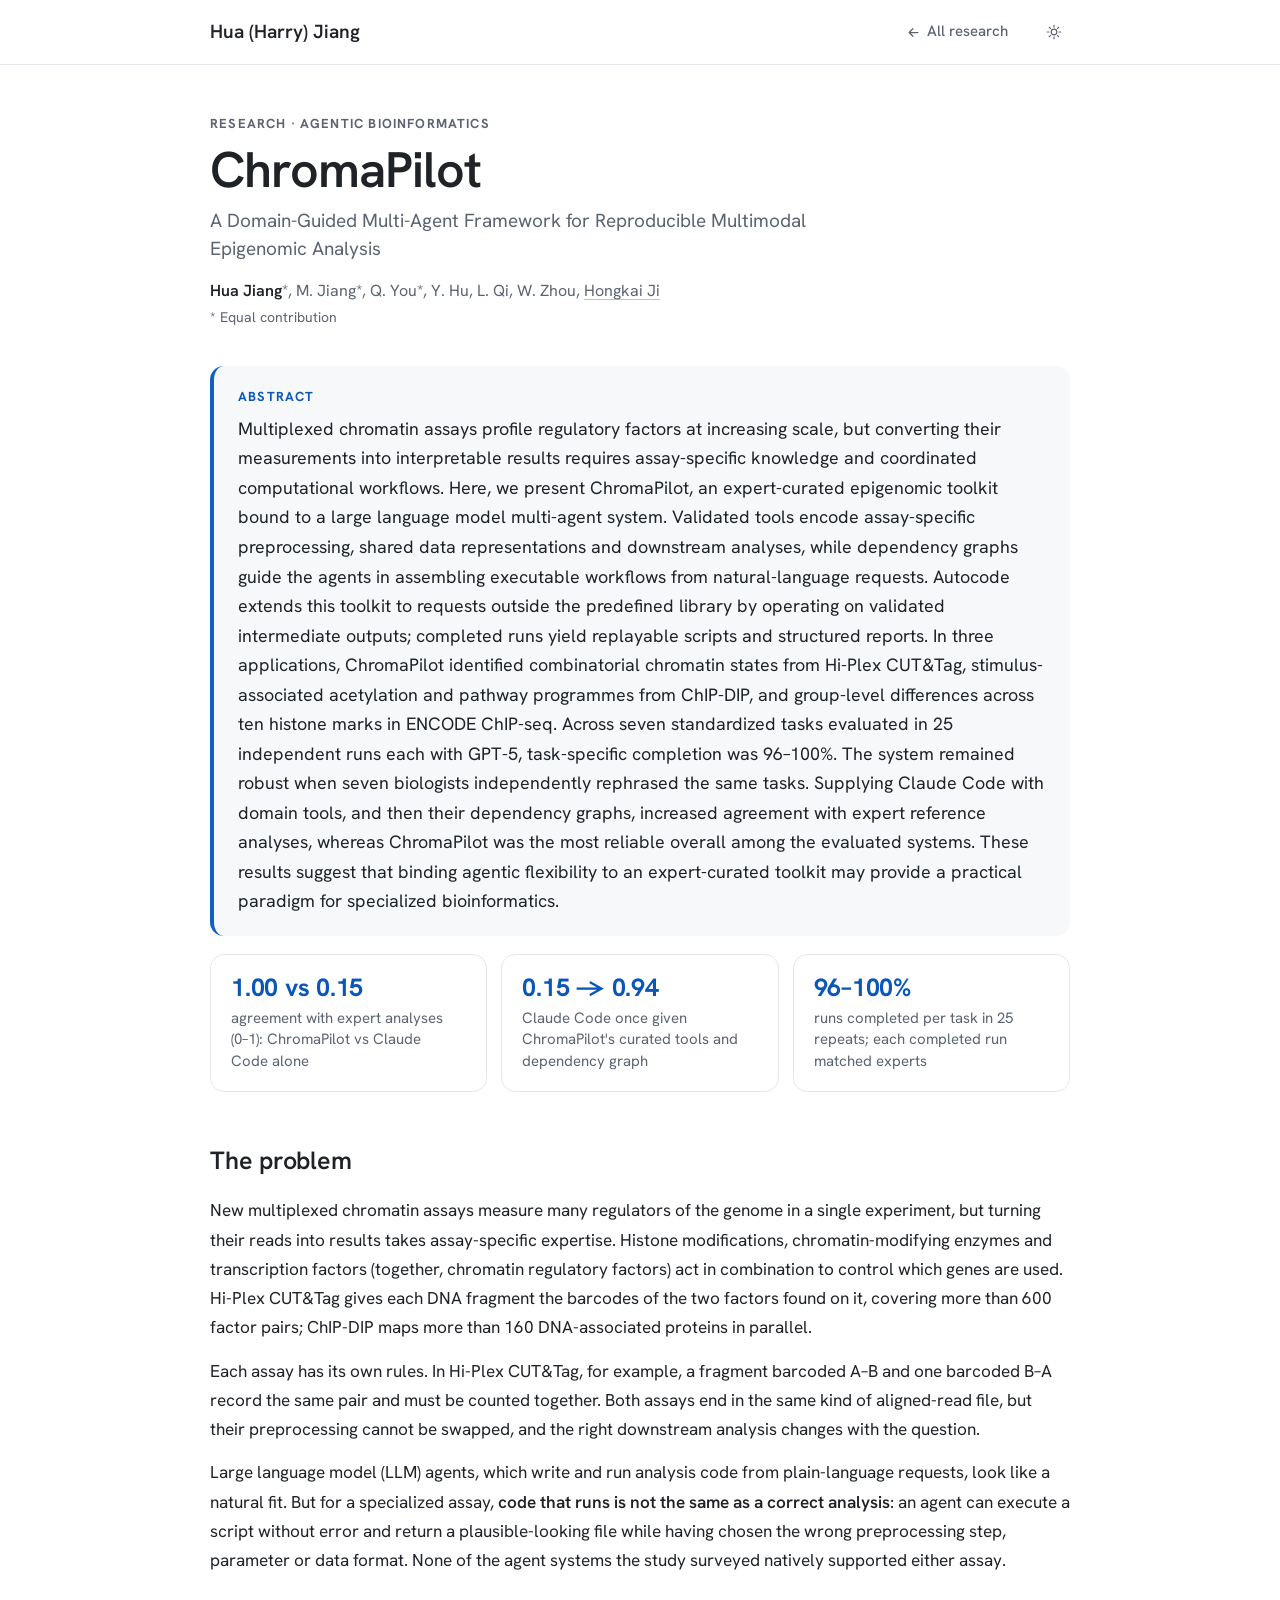
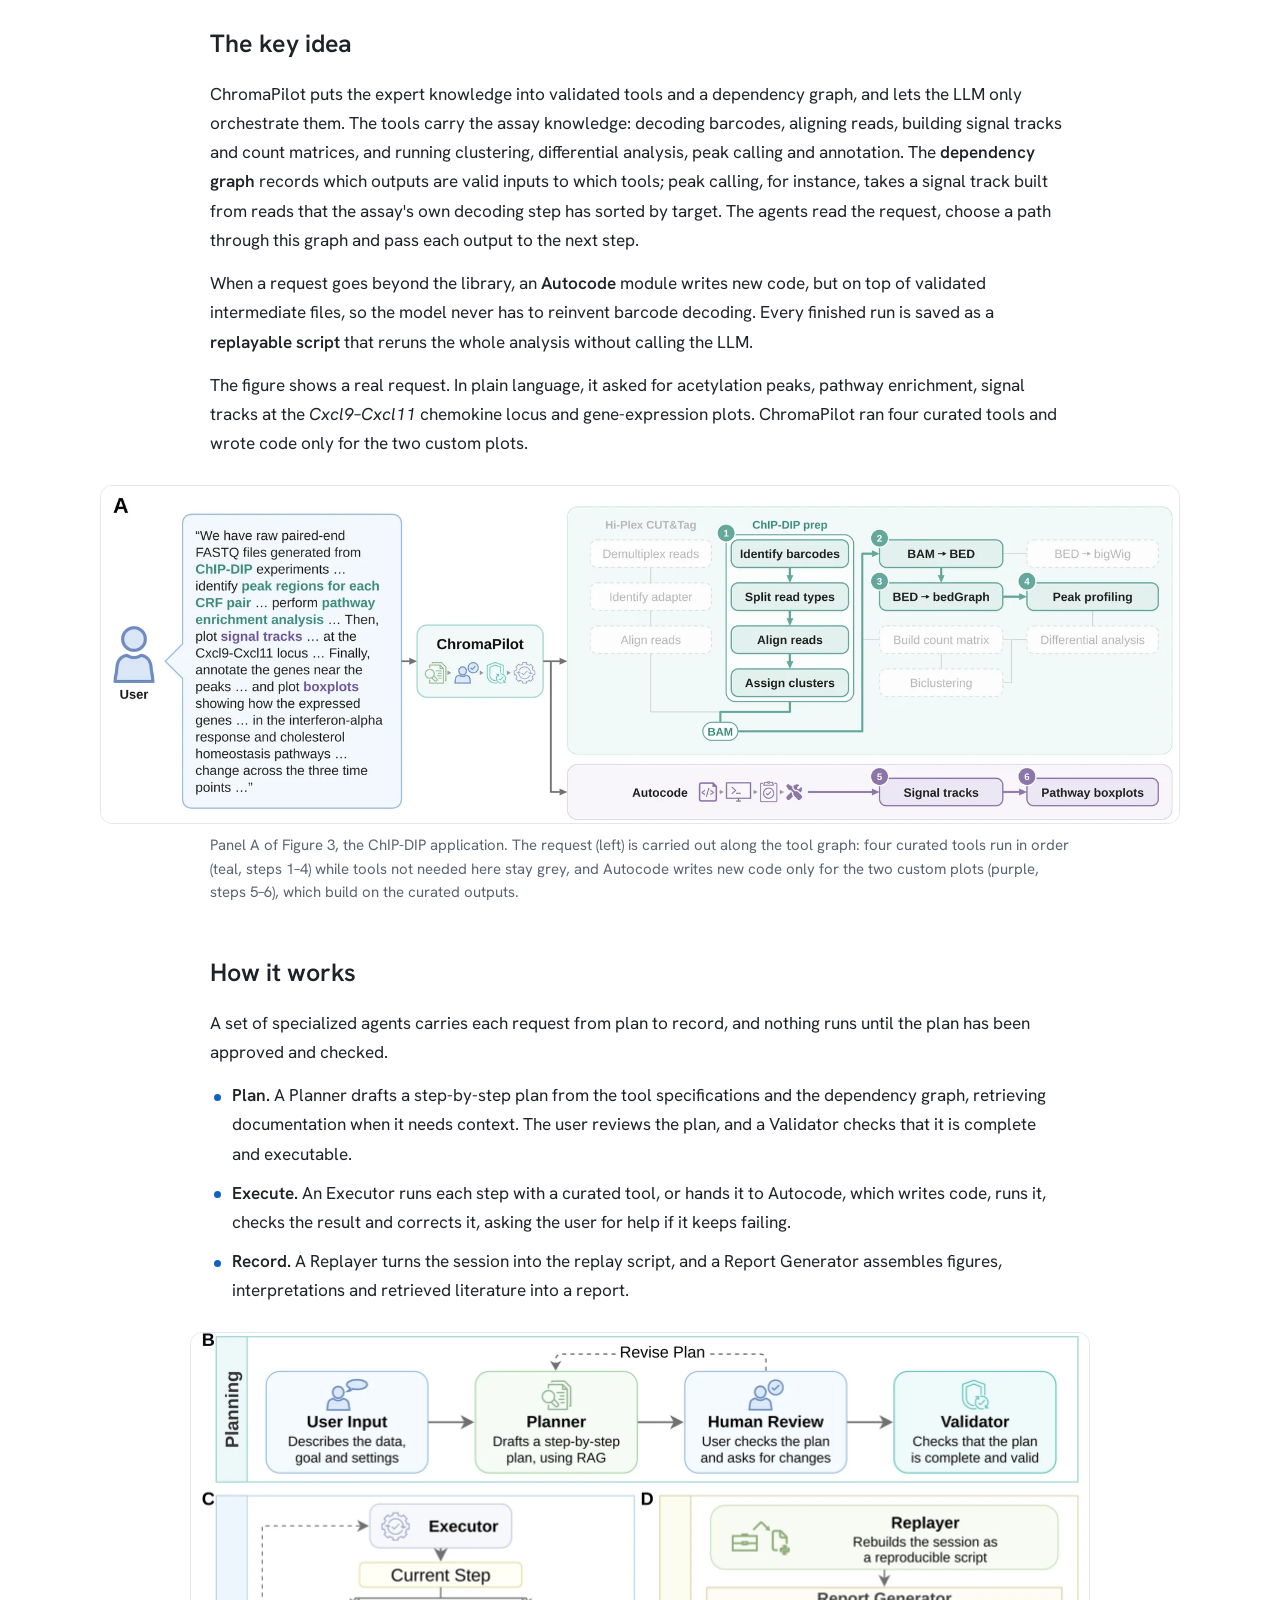
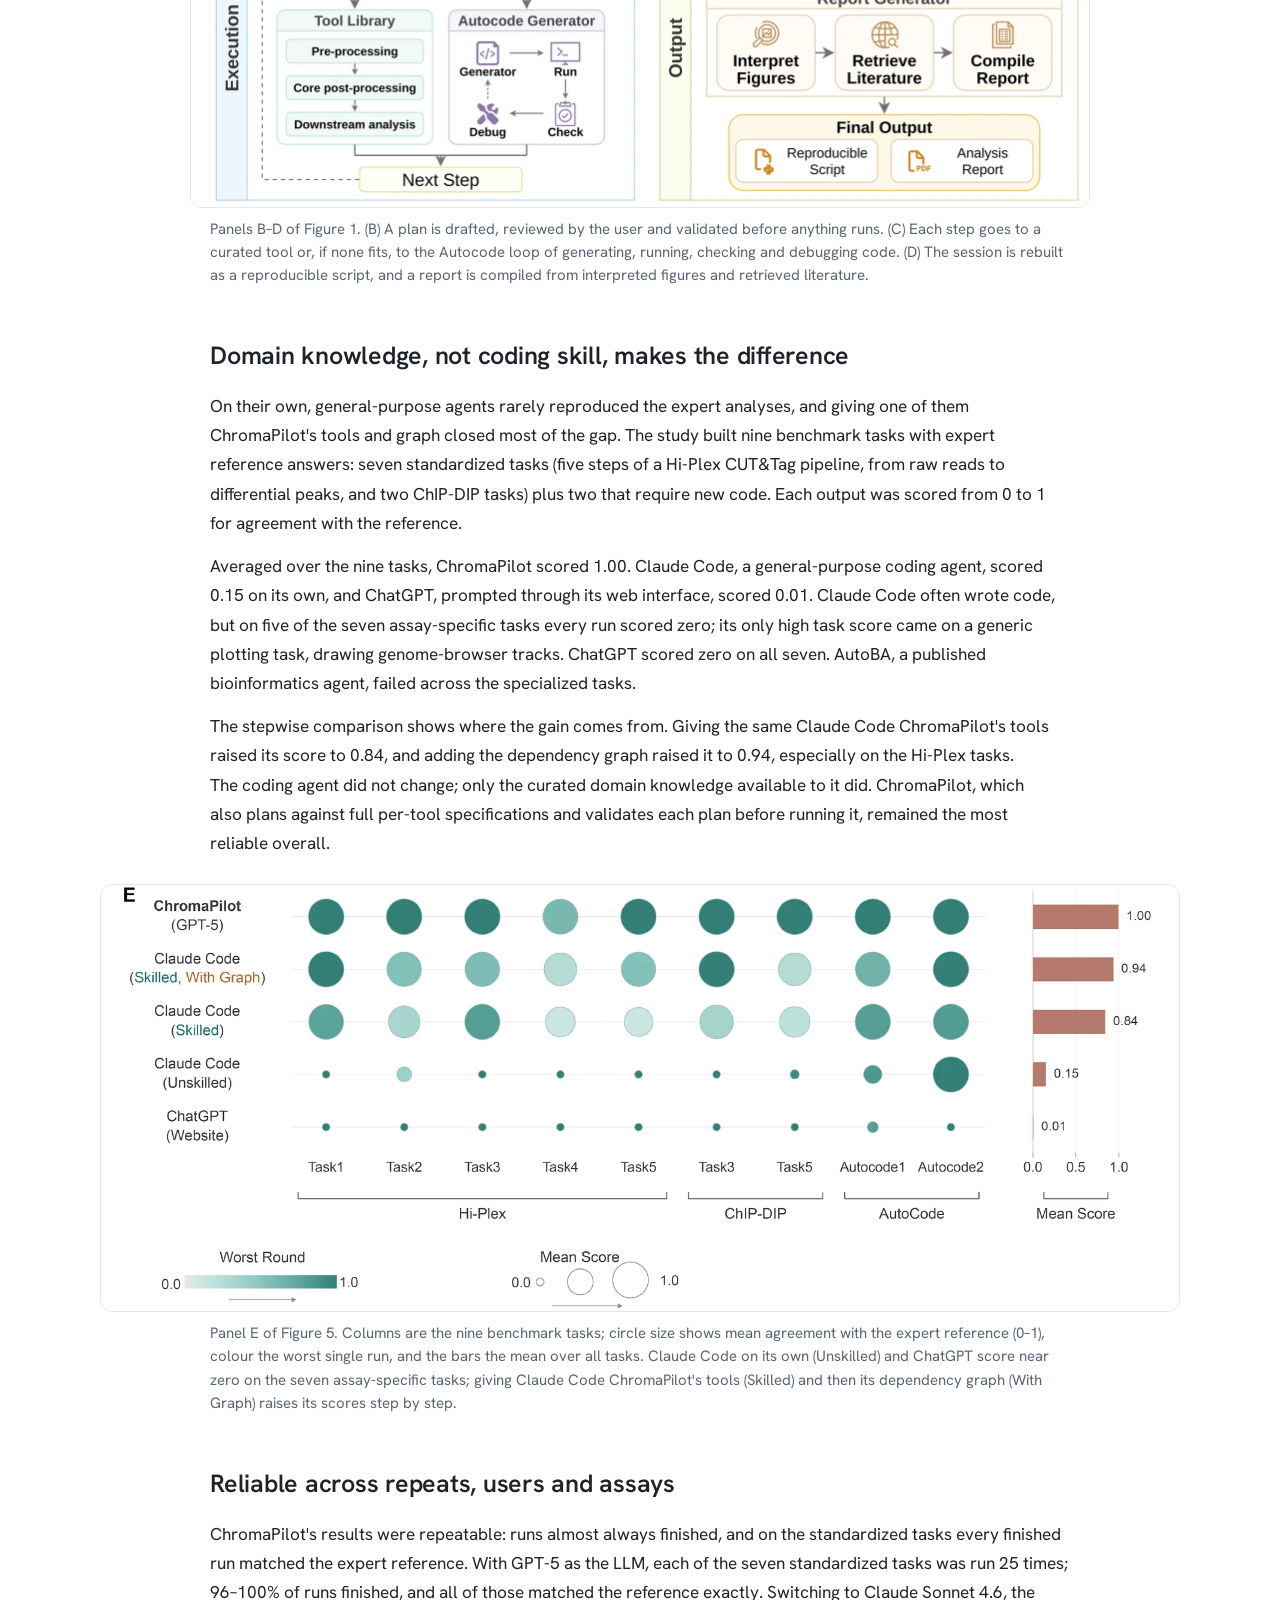
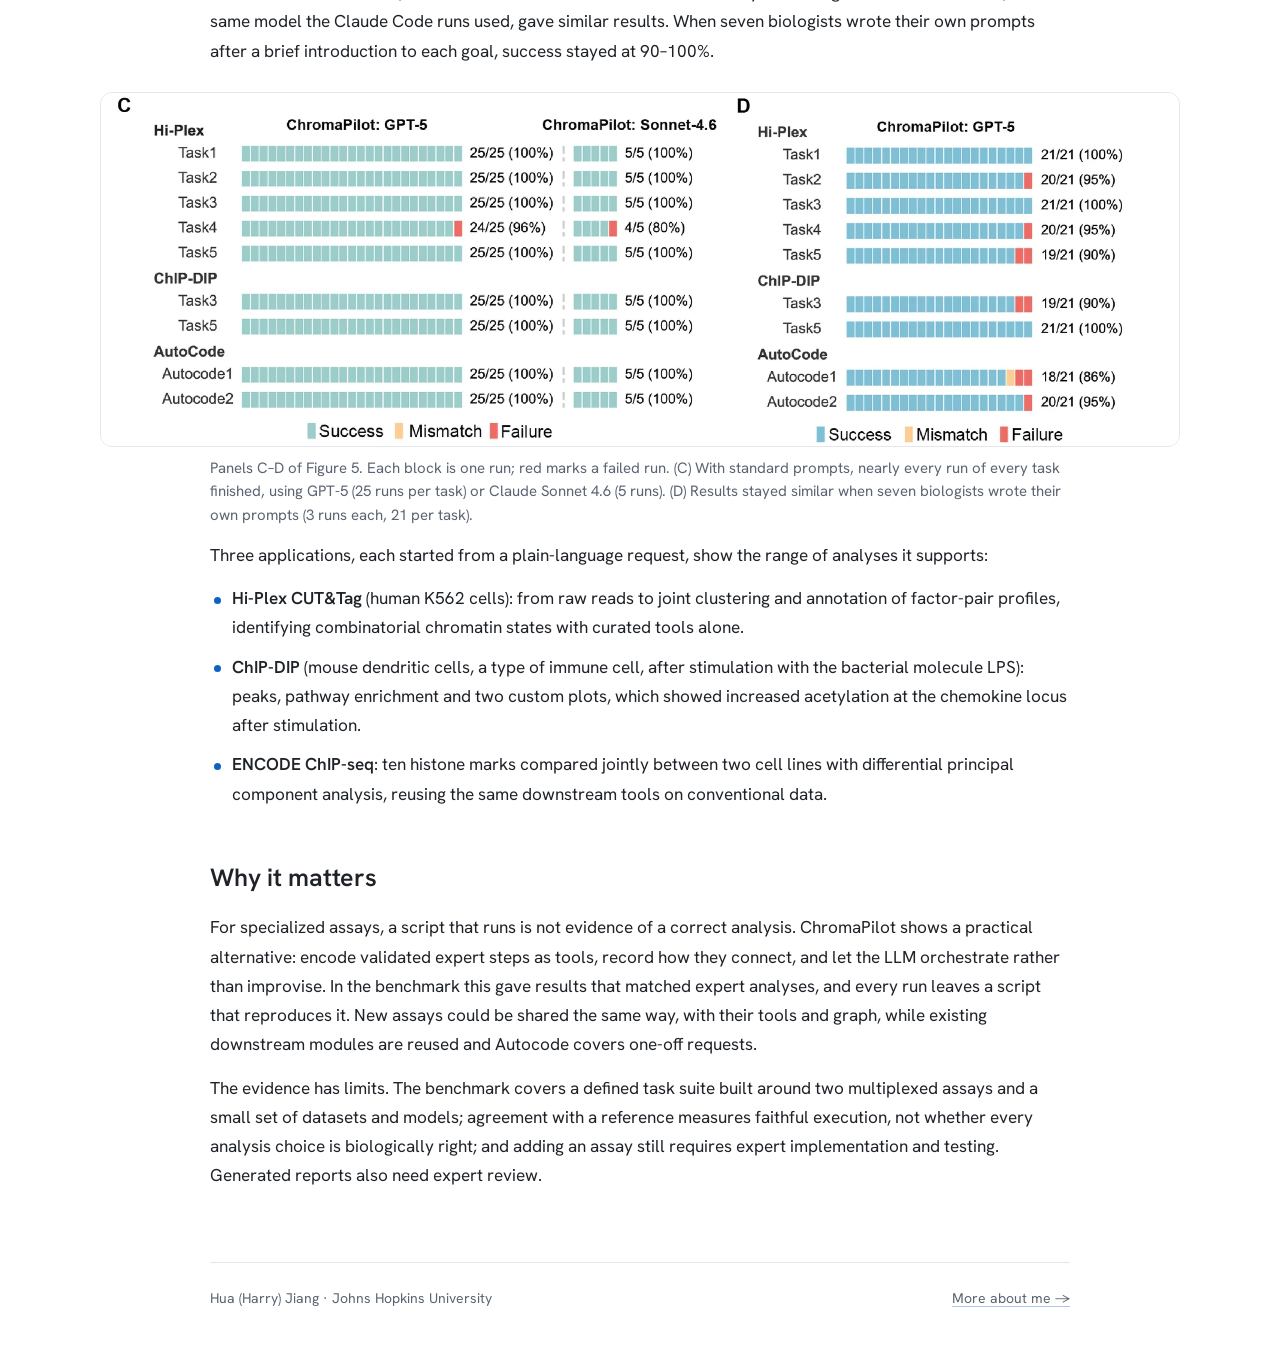
<file: chromapilot/index.html>
<!DOCTYPE html>
<html lang="en">
<head>
<meta charset="UTF-8" />
<meta name="viewport" content="width=device-width, initial-scale=1.0" />
<title>ChromaPilot | Hua (Harry) Jiang</title>
<meta name="description" content="An AI agent system for multiplexed chromatin data that encodes expert knowledge as validated tools and a dependency graph, letting the language model only orchestrate them. It matched expert analyses (1.00 on a 0–1 scale) where Claude Code and ChatGPT alone scored 0.15 and 0.01." />
<meta name="robots" content="noindex" />
<link rel="canonical" href="https://j041120h.github.io/chromapilot/" />
<meta property="og:type" content="article" />
<meta property="og:title" content="ChromaPilot" />
<meta property="og:description" content="An AI agent system for multiplexed chromatin data that encodes expert knowledge as validated tools and a dependency graph, letting the language model only orchestrate them. It matched expert analyses (1.00 on a 0–1 scale) where Claude Code and ChatGPT alone scored 0.15 and 0.01." />
<meta property="og:url" content="https://j041120h.github.io/chromapilot/" />
<link rel="icon" href="data:image/svg+xml,%3Csvg xmlns='http://www.w3.org/2000/svg' viewBox='0 0 100 100'%3E%3Crect width='100' height='100' rx='20' fill='%230a4a7a'/%3E%3Ctext x='50' y='67' font-family='Helvetica,Arial,sans-serif' font-size='42' font-weight='600' fill='%23ffffff' text-anchor='middle'%3EHJ%3C/text%3E%3C/svg%3E" />
<script>
(function(){var t='light';try{var s=localStorage.getItem('theme');t=s||(window.matchMedia&&matchMedia('(prefers-color-scheme: dark)').matches?'dark':'light');}catch(e){}
document.documentElement.setAttribute('data-theme',t);})();
</script>
<link rel="preconnect" href="https://fonts.googleapis.com">
<link rel="preconnect" href="https://fonts.gstatic.com" crossorigin>
<link href="https://fonts.googleapis.com/css2?family=Hanken+Grotesk:wght@400;500;600;700&display=swap" rel="stylesheet">
<link rel="stylesheet" href="../assets/project.css?v=4">
</head>
<body>
<header class="topbar"><div class="bar">
  <a class="brand" href="../">Hua (Harry) Jiang</a>
  <a class="home-link" href="../#research"><svg viewBox="0 0 24 24" fill="none" stroke="currentColor" stroke-width="2" stroke-linecap="round" stroke-linejoin="round" aria-hidden="true"><path d="M19 12H5M11 6l-6 6 6 6"/></svg>All research</a>
  <button class="theme-btn" id="theme" type="button" aria-label="Toggle color theme" aria-pressed="false"><svg class="icon-sun" viewBox="0 0 24 24" fill="none" stroke="currentColor" stroke-width="1.8" stroke-linecap="round" aria-hidden="true"><circle cx="12" cy="12" r="4.2"/><path d="M12 2v2.4M12 19.6V22M2 12h2.4M19.6 12H22M4.9 4.9l1.7 1.7M17.4 17.4l1.7 1.7M19.1 4.9l-1.7 1.7M6.6 17.4l-1.7 1.7"/></svg><svg class="icon-moon" viewBox="0 0 24 24" fill="none" stroke="currentColor" stroke-width="1.8" stroke-linejoin="round" aria-hidden="true"><path d="M20 14.4A8 8 0 0 1 9.6 4 7 7 0 1 0 20 14.4Z"/></svg></button>
</div></header>

<main>
  <div class="eyebrow">Research · Agentic bioinformatics</div>
  <h1>ChromaPilot</h1>
  <p class="subtitle">A Domain-Guided Multi-Agent Framework for Reproducible Multimodal Epigenomic Analysis</p>
  <p class="authors"><strong>Hua Jiang</strong>*, M. Jiang*, Q. You*, Y. Hu, L. Qi, W. Zhou, <a href="https://publichealth.jhu.edu/faculty/1943/hongkai-ji" target="_blank" rel="noopener noreferrer">Hongkai Ji</a></p>
  <div class="author-notes">* Equal contribution</div>
  
  <div class="tldr"><div class="eyebrow">Abstract</div><p>Multiplexed chromatin assays profile regulatory factors at increasing scale, but converting their measurements into interpretable results requires assay-specific knowledge and coordinated computational workflows. Here, we present ChromaPilot, an expert-curated epigenomic toolkit bound to a large language model multi-agent system. Validated tools encode assay-specific preprocessing, shared data representations and downstream analyses, while dependency graphs guide the agents in assembling executable workflows from natural-language requests. Autocode extends this toolkit to requests outside the predefined library by operating on validated intermediate outputs; completed runs yield replayable scripts and structured reports. In three applications, ChromaPilot identified combinatorial chromatin states from Hi-Plex CUT&amp;Tag, stimulus-associated acetylation and pathway programmes from ChIP-DIP, and group-level differences across ten histone marks in ENCODE ChIP-seq. Across seven standardized tasks evaluated in 25 independent runs each with GPT-5, task-specific completion was 96–100%. The system remained robust when seven biologists independently rephrased the same tasks. Supplying Claude Code with domain tools, and then their dependency graphs, increased agreement with expert reference analyses, whereas ChromaPilot was the most reliable overall among the evaluated systems. These results suggest that binding agentic flexibility to an expert-curated toolkit may provide a practical paradigm for specialized bioinformatics.</p></div>
  <div class="stats"><div class="stat"><div class="stat-v">1.00 vs 0.15</div><div class="stat-k">agreement with expert analyses (0–1): ChromaPilot vs Claude Code alone</div></div><div class="stat"><div class="stat-v">0.15 → 0.94</div><div class="stat-k">Claude Code once given ChromaPilot's curated tools and dependency graph</div></div><div class="stat"><div class="stat-v">96–100%</div><div class="stat-k">runs completed per task in 25 repeats; each completed run matched experts</div></div></div>
  <section>
    <h2>The problem</h2>
    <p>New multiplexed chromatin assays measure many regulators of the genome in a single experiment, but turning their reads into results takes assay-specific expertise. Histone modifications, chromatin-modifying enzymes and transcription factors (together, chromatin regulatory factors) act in combination to control which genes are used. Hi-Plex CUT&amp;Tag gives each DNA fragment the barcodes of the two factors found on it, covering more than 600 factor pairs; ChIP-DIP maps more than 160 DNA-associated proteins in parallel.</p>
    <p>Each assay has its own rules. In Hi-Plex CUT&amp;Tag, for example, a fragment barcoded A–B and one barcoded B–A record the same pair and must be counted together. Both assays end in the same kind of aligned-read file, but their preprocessing cannot be swapped, and the right downstream analysis changes with the question.</p>
    <p>Large language model (LLM) agents, which write and run analysis code from plain-language requests, look like a natural fit. But for a specialized assay, <strong>code that runs is not the same as a correct analysis</strong>: an agent can execute a script without error and return a plausible-looking file while having chosen the wrong preprocessing step, parameter or data format. None of the agent systems the study surveyed natively supported either assay.</p>
  </section>
  <section>
    <h2>The key idea</h2>
    <p>ChromaPilot puts the expert knowledge into validated tools and a dependency graph, and lets the LLM only orchestrate them. The tools carry the assay knowledge: decoding barcodes, aligning reads, building signal tracks and count matrices, and running clustering, differential analysis, peak calling and annotation. The <strong>dependency graph</strong> records which outputs are valid inputs to which tools; peak calling, for instance, takes a signal track built from reads that the assay's own decoding step has sorted by target. The agents read the request, choose a path through this graph and pass each output to the next step.</p>
    <p>When a request goes beyond the library, an <strong>Autocode</strong> module writes new code, but on top of validated intermediate files, so the model never has to reinvent barcode decoding. Every finished run is saved as a <strong>replayable script</strong> that reruns the whole analysis without calling the LLM.</p>
    <p>The figure shows a real request. In plain language, it asked for acetylation peaks, pathway enrichment, signal tracks at the <em>Cxcl9</em>–<em>Cxcl11</em> chemokine locus and gene-expression plots. ChromaPilot ran four curated tools and wrote code only for the two custom plots.</p>
    <figure class="fig" style="--figw:1080px"><a href="figs/example.webp" target="_blank" rel="noopener noreferrer" title="Open full size"><img src="figs/example.webp" width="1800" height="564" alt="Diagram of a plain-language request passed to ChromaPilot, which runs four highlighted curated tools in a tool graph and two Autocode plotting steps." loading="lazy"></a><figcaption>Panel A of Figure 3, the ChIP-DIP application. The request (left) is carried out along the tool graph: four curated tools run in order (teal, steps 1–4) while tools not needed here stay grey, and Autocode writes new code only for the two custom plots (purple, steps 5–6), which build on the curated outputs.</figcaption></figure>
  </section>
  <section>
    <h2>How it works</h2>
    <p>A set of specialized agents carries each request from plan to record, and nothing runs until the plan has been approved and checked.</p>
    <ul class="points"><li><strong>Plan.</strong> A Planner drafts a step-by-step plan from the tool specifications and the dependency graph, retrieving documentation when it needs context. The user reviews the plan, and a Validator checks that it is complete and executable.</li><li><strong>Execute.</strong> An Executor runs each step with a curated tool, or hands it to Autocode, which writes code, runs it, checks the result and corrects it, asking the user for help if it keeps failing.</li><li><strong>Record.</strong> A Replayer turns the session into the replay script, and a Report Generator assembles figures, interpretations and retrieved literature into a report.</li></ul>
    <figure class="fig" style="--figw:900px"><a href="figs/agents.webp" target="_blank" rel="noopener noreferrer" title="Open full size"><img src="figs/agents.webp" width="1800" height="950" alt="Flow diagram of ChromaPilot&#x27;s planning, execution and output stages." loading="lazy"></a><figcaption>Panels B–D of Figure 1. (B) A plan is drafted, reviewed by the user and validated before anything runs. (C) Each step goes to a curated tool or, if none fits, to the Autocode loop of generating, running, checking and debugging code. (D) The session is rebuilt as a reproducible script, and a report is compiled from interpreted figures and retrieved literature.</figcaption></figure>
  </section>
  <section>
    <h2>Domain knowledge, not coding skill, makes the difference</h2>
    <p>On their own, general-purpose agents rarely reproduced the expert analyses, and giving one of them ChromaPilot's tools and graph closed most of the gap. The study built nine benchmark tasks with expert reference answers: seven standardized tasks (five steps of a Hi-Plex CUT&amp;Tag pipeline, from raw reads to differential peaks, and two ChIP-DIP tasks) plus two that require new code. Each output was scored from 0 to 1 for agreement with the reference.</p>
    <p>Averaged over the nine tasks, ChromaPilot scored 1.00. Claude Code, a general-purpose coding agent, scored 0.15 on its own, and ChatGPT, prompted through its web interface, scored 0.01. Claude Code often wrote code, but on five of the seven assay-specific tasks every run scored zero; its only high task score came on a generic plotting task, drawing genome-browser tracks. ChatGPT scored zero on all seven. AutoBA, a published bioinformatics agent, failed across the specialized tasks.</p>
    <p>The stepwise comparison shows where the gain comes from. Giving the same Claude Code ChromaPilot's tools raised its score to 0.84, and adding the dependency graph raised it to 0.94, especially on the Hi-Plex tasks. The coding agent did not change; only the curated domain knowledge available to it did. ChromaPilot, which also plans against full per-tool specifications and validates each plan before running it, remained the most reliable overall.</p>
    <figure class="fig" style="--figw:1080px"><a href="figs/comparison.webp" target="_blank" rel="noopener noreferrer" title="Open full size"><img src="figs/comparison.webp" width="1800" height="711" alt="Dot matrix of agreement scores for ChromaPilot, three Claude Code setups and ChatGPT across nine tasks, beside a bar chart of mean scores 1.00, 0.94, 0.84, 0.15 and 0.01." loading="lazy"></a><figcaption>Panel E of Figure 5. Columns are the nine benchmark tasks; circle size shows mean agreement with the expert reference (0–1), colour the worst single run, and the bars the mean over all tasks. Claude Code on its own (Unskilled) and ChatGPT score near zero on the seven assay-specific tasks; giving Claude Code ChromaPilot's tools (Skilled) and then its dependency graph (With Graph) raises its scores step by step.</figcaption></figure>
  </section>
  <section>
    <h2>Reliable across repeats, users and assays</h2>
    <p>ChromaPilot's results were repeatable: runs almost always finished, and on the standardized tasks every finished run matched the expert reference. With GPT-5 as the LLM, each of the seven standardized tasks was run 25 times; 96–100% of runs finished, and all of those matched the reference exactly. Switching to Claude Sonnet 4.6, the same model the Claude Code runs used, gave similar results. When seven biologists wrote their own prompts after a brief introduction to each goal, success stayed at 90–100%.</p>
    <figure class="fig" style="--figw:1080px"><a href="figs/reliability.webp" target="_blank" rel="noopener noreferrer" title="Open full size"><img src="figs/reliability.webp" width="1800" height="590" alt="Rows of small blocks showing successful and failed runs per task for ChromaPilot with two language models and with user-written prompts." loading="lazy"></a><figcaption>Panels C–D of Figure 5. Each block is one run; red marks a failed run. (C) With standard prompts, nearly every run of every task finished, using GPT-5 (25 runs per task) or Claude Sonnet 4.6 (5 runs). (D) Results stayed similar when seven biologists wrote their own prompts (3 runs each, 21 per task).</figcaption></figure>
    <p>Three applications, each started from a plain-language request, show the range of analyses it supports:</p>
    <ul class="points"><li><strong>Hi-Plex CUT&amp;Tag</strong> (human K562 cells): from raw reads to joint clustering and annotation of factor-pair profiles, identifying combinatorial chromatin states with curated tools alone.</li><li><strong>ChIP-DIP</strong> (mouse dendritic cells, a type of immune cell, after stimulation with the bacterial molecule LPS): peaks, pathway enrichment and two custom plots, which showed increased acetylation at the chemokine locus after stimulation.</li><li><strong>ENCODE ChIP-seq</strong>: ten histone marks compared jointly between two cell lines with differential principal component analysis, reusing the same downstream tools on conventional data.</li></ul>
  </section>
  <section>
    <h2>Why it matters</h2>
    <p>For specialized assays, a script that runs is not evidence of a correct analysis. ChromaPilot shows a practical alternative: encode validated expert steps as tools, record how they connect, and let the LLM orchestrate rather than improvise. In the benchmark this gave results that matched expert analyses, and every run leaves a script that reproduces it. New assays could be shared the same way, with their tools and graph, while existing downstream modules are reused and Autocode covers one-off requests.</p>
    <p>The evidence has limits. The benchmark covers a defined task suite built around two multiplexed assays and a small set of datasets and models; agreement with a reference measures faithful execution, not whether every analysis choice is biologically right; and adding an assay still requires expert implementation and testing. Generated reports also need expert review.</p>
  </section>

</main>

<footer><span>Hua (Harry) Jiang · Johns Hopkins University</span><a href="../">More about me →</a></footer>

<script>
(function(){
  var root=document.documentElement,btn=document.getElementById('theme');
  btn.setAttribute('aria-pressed',String(root.getAttribute('data-theme')==='dark'));
  btn.addEventListener('click',function(){var n=root.getAttribute('data-theme')==='dark'?'light':'dark';root.setAttribute('data-theme',n);btn.setAttribute('aria-pressed',String(n==='dark'));try{localStorage.setItem('theme',n);}catch(e){}});
  /* opened from disk: folder links need an explicit index.html */
  if(location.protocol==='file:'){document.querySelectorAll('a[href]').forEach(function(a){var h=a.getAttribute('href');if(/^([a-z]+:|#|\/\/)/i.test(h))return;var i=h.indexOf('#'),p=i<0?h:h.slice(0,i),r=i<0?'':h.slice(i);if(/\/$/.test(p))a.setAttribute('href',p+'index.html'+r);});}
  var am=document.getElementById('authorsMore');
  if(am){am.addEventListener('click',function(){am.previousElementSibling.hidden=false;am.remove();});}
  var cb=document.getElementById('copyBib');
  if(cb&&navigator.clipboard){cb.addEventListener('click',function(){navigator.clipboard.writeText(document.getElementById('bibText').textContent).then(function(){cb.textContent='Copied!';setTimeout(function(){cb.textContent='Copy';},1500);});});}
})();
</script>
<script>
/* visit log (see footer note): one beacon per page view, plus CV / poster clicks; live site only */
(function(){if(location.hostname!=='j041120h.github.io'||!navigator.sendBeacon)return;
var U='https://harry-site-visits.harry-site-visits.workers.dev/hit';
function hit(p){try{navigator.sendBeacon(U,JSON.stringify({p:p,r:document.referrer}));}catch(e){}}
hit(location.pathname+location.search);
document.addEventListener('click',function(e){var a=e.target.closest&&e.target.closest('a[href]');if(!a)return;var h=a.getAttribute('href');if(/Hua_Jiang_CV\.pdf|poster\.jpg/.test(h))hit('[download] '+h.split('?')[0]);});})();
</script>
</body>
</html>
</file>
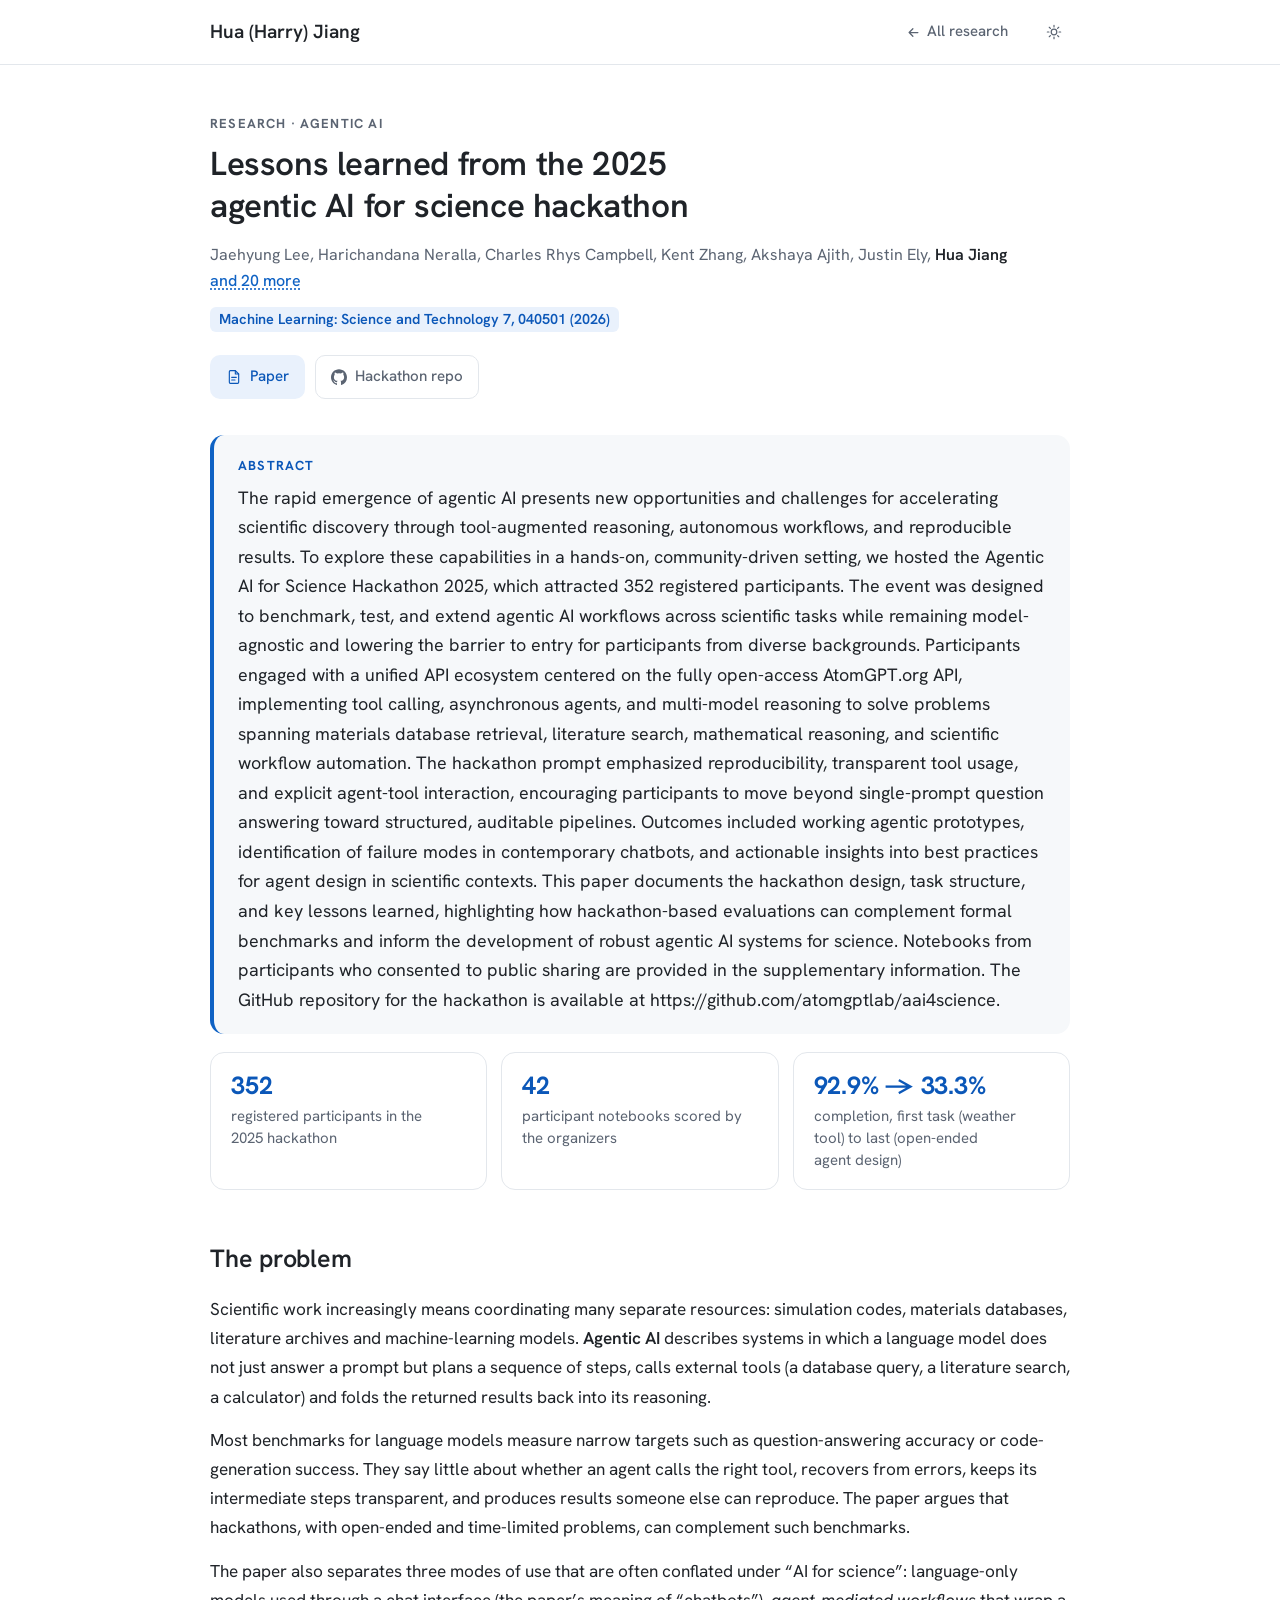
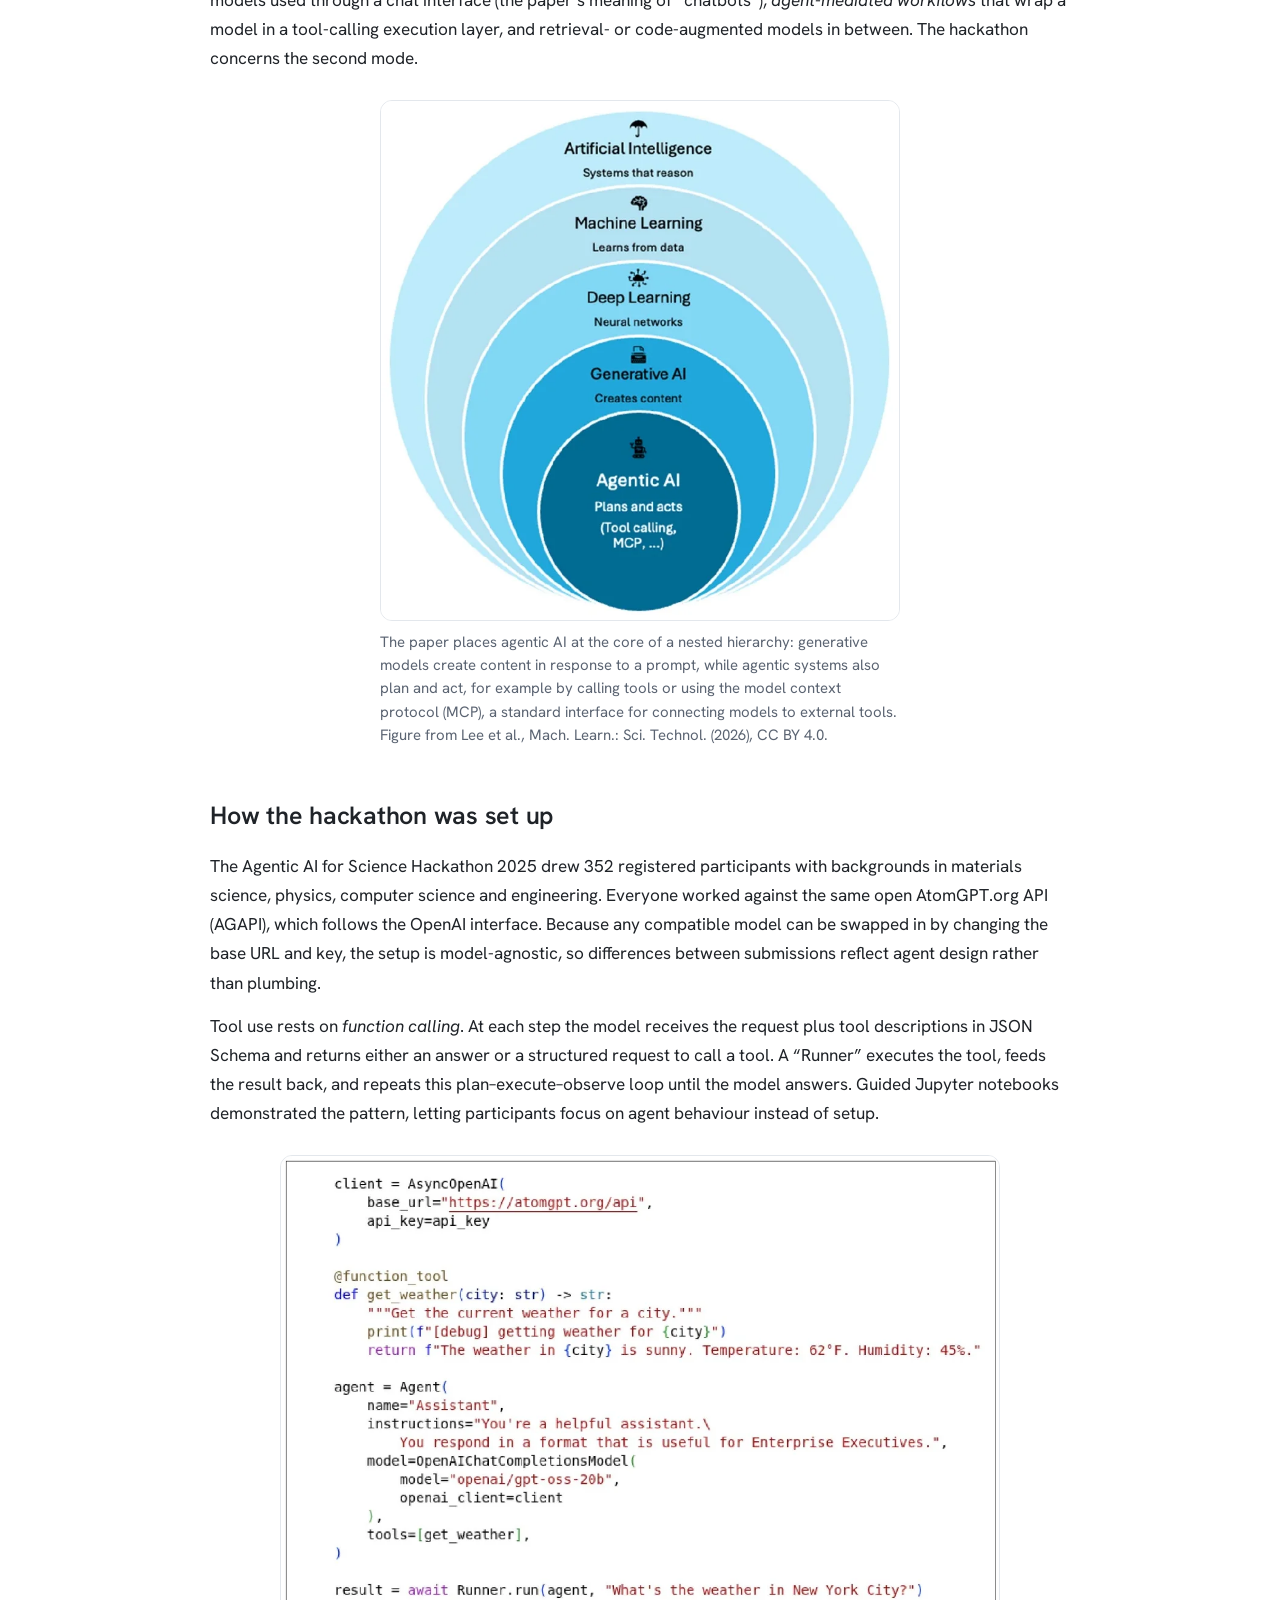
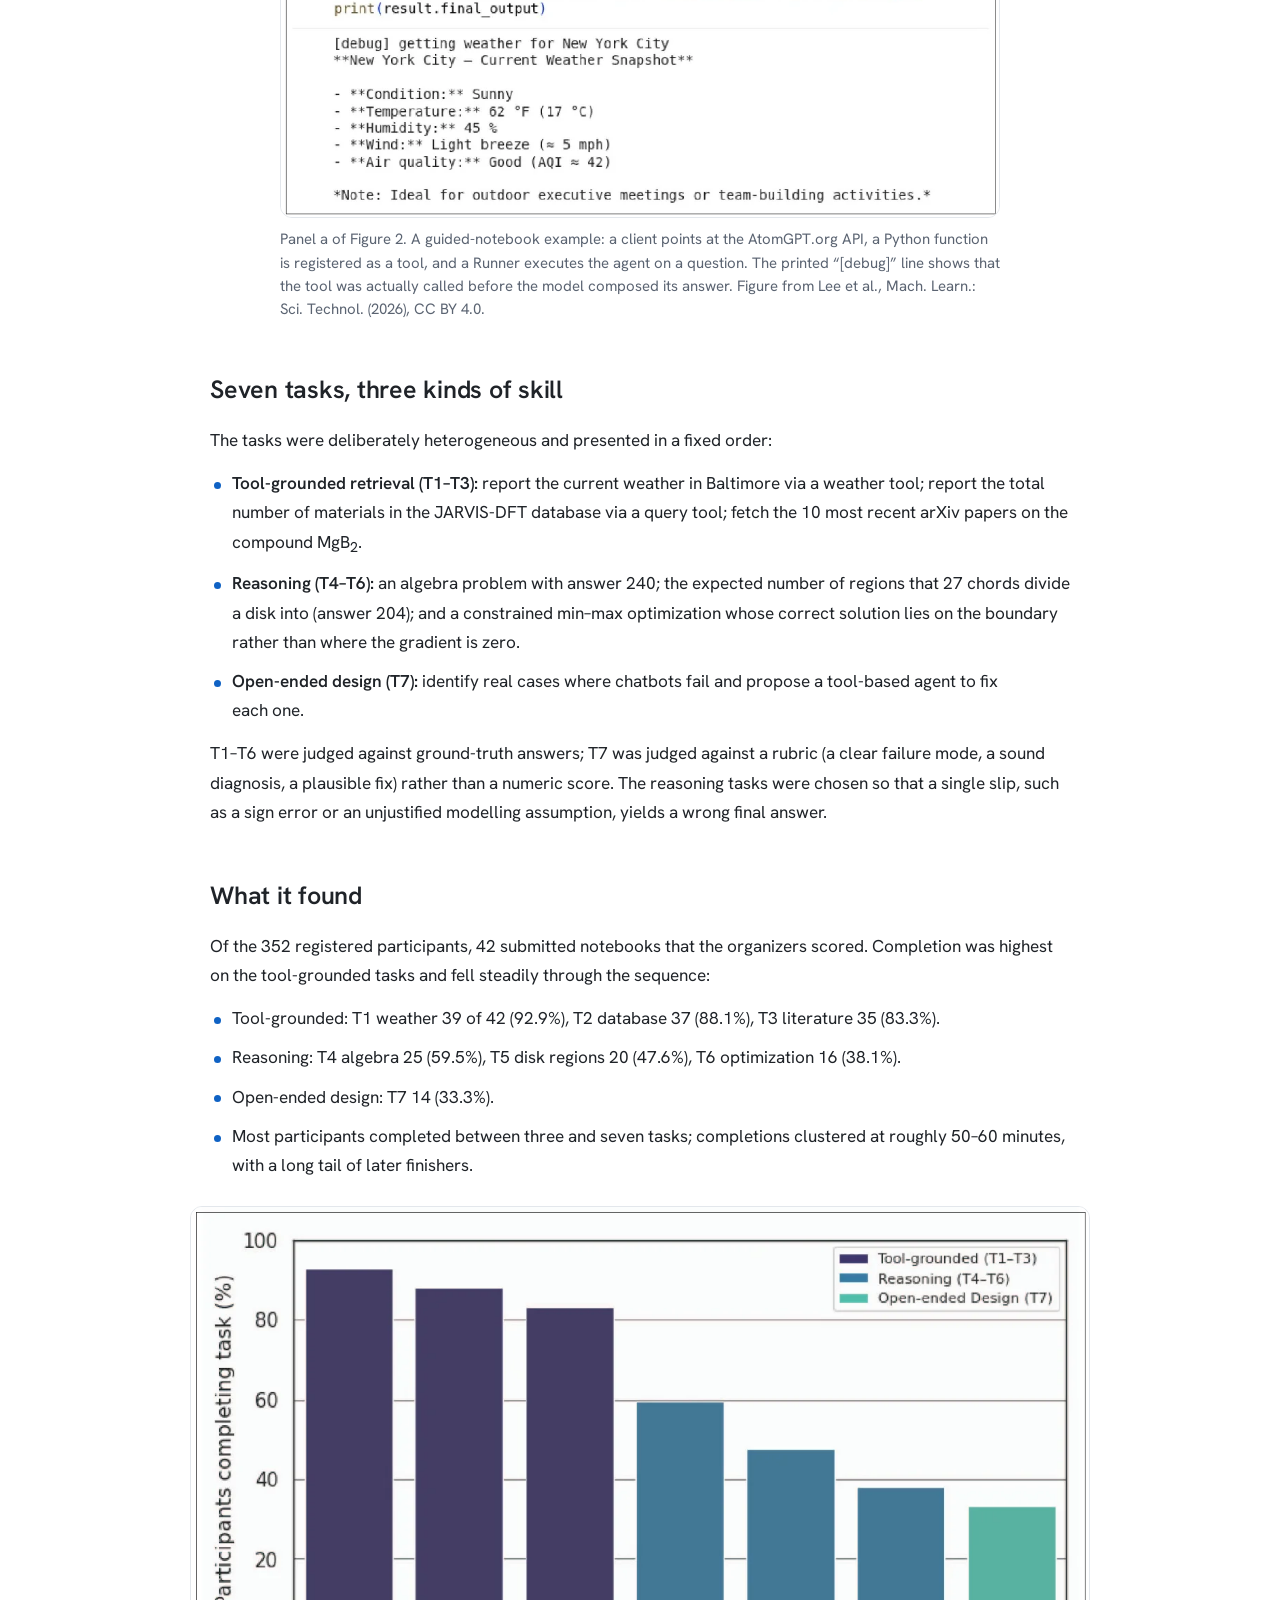
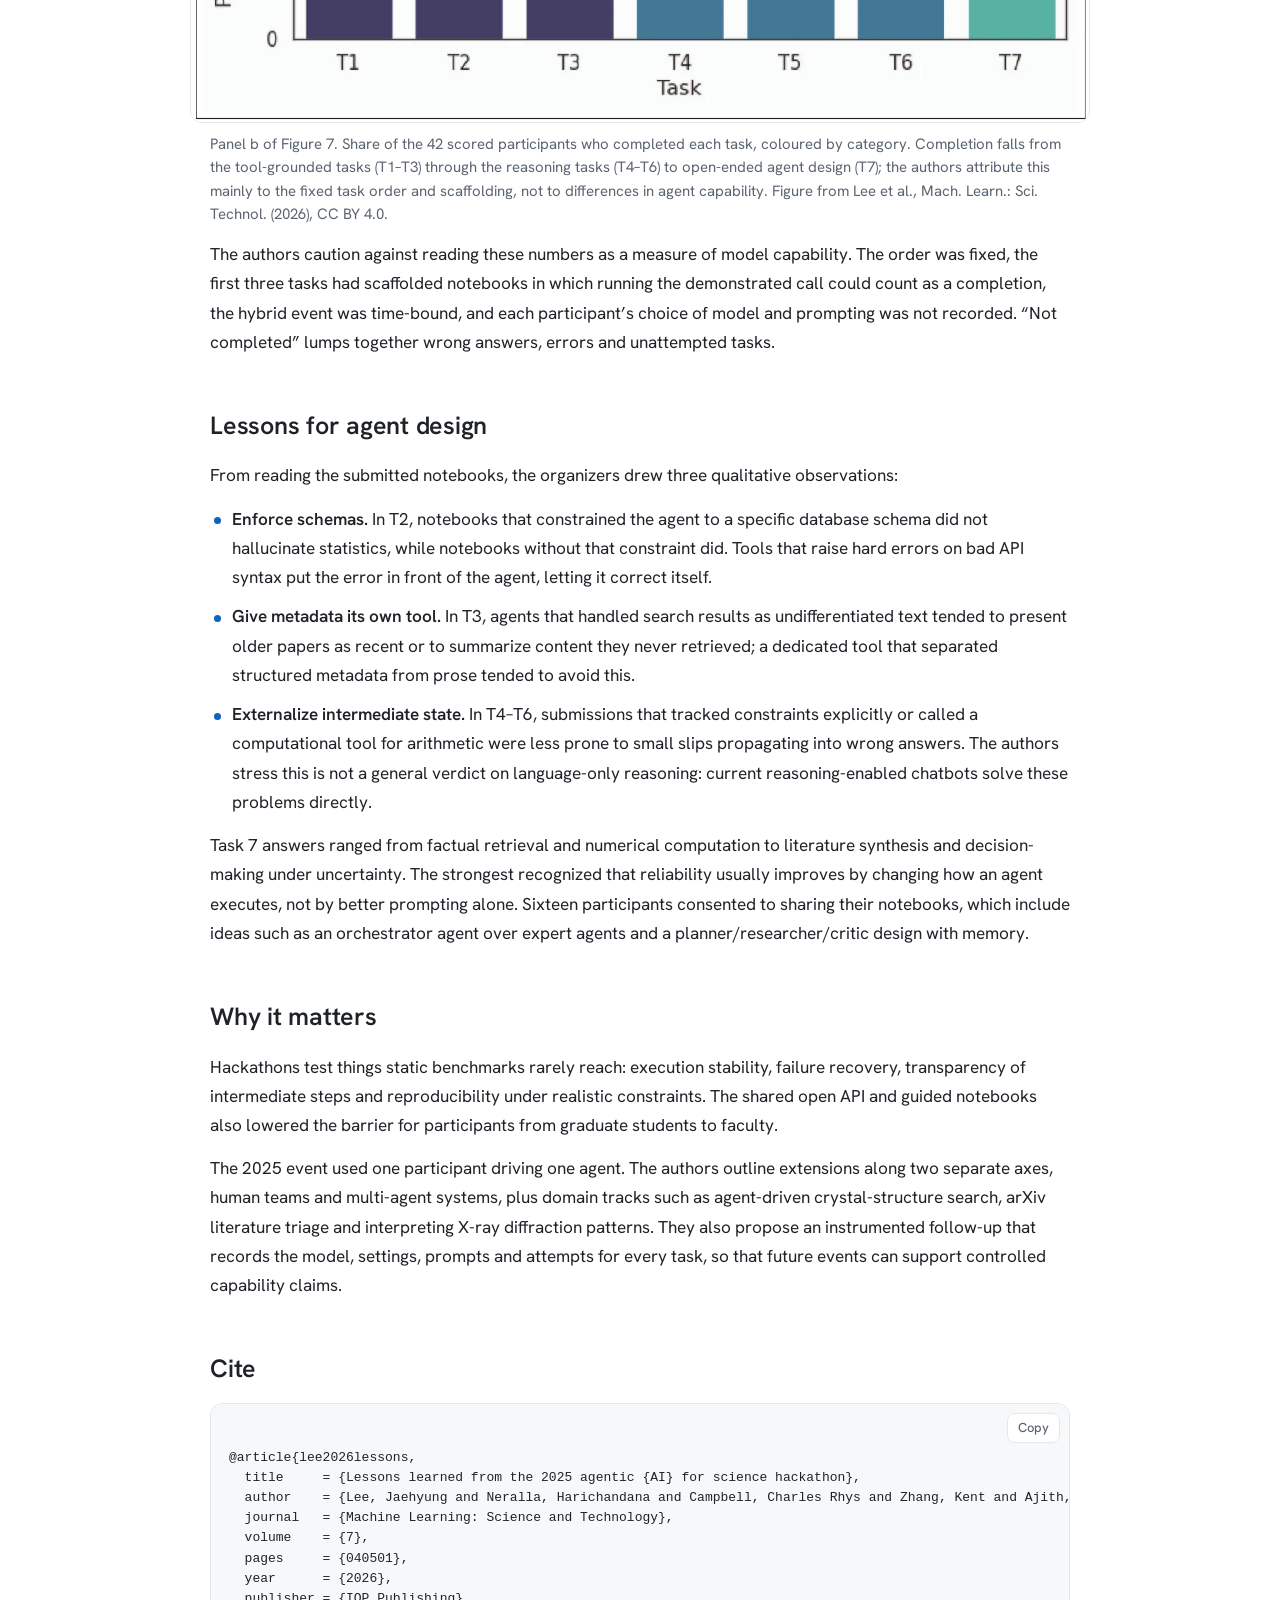
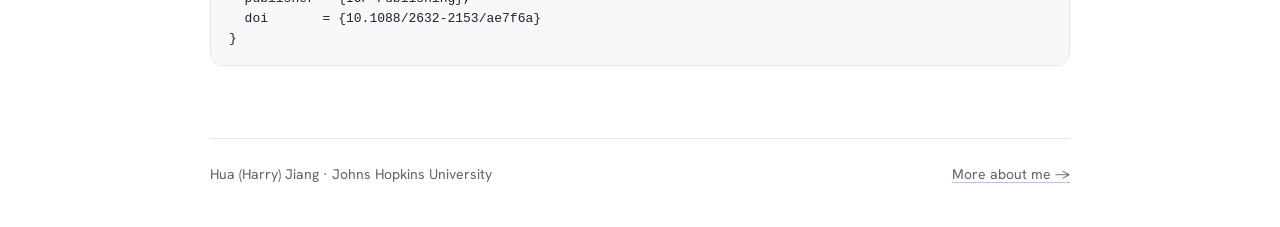
<file: hackathon/index.html>
<!DOCTYPE html>
<html lang="en">
<head>
<meta charset="UTF-8" />
<meta name="viewport" content="width=device-width, initial-scale=1.0" />
<title>Lessons from the 2025 Agentic AI for Science Hackathon | Hua (Harry) Jiang</title>
<meta name="description" content="Design and lessons of a hackathon with 352 registered participants, who built tool-calling AI agents for scientific tasks, from database and literature queries to math problems, and probed where language-only chatbots fail." />
<link rel="canonical" href="https://j041120h.github.io/hackathon/" />
<meta property="og:type" content="article" />
<meta property="og:title" content="Lessons from the 2025 Agentic AI for Science Hackathon" />
<meta property="og:description" content="Design and lessons of a hackathon with 352 registered participants, who built tool-calling AI agents for scientific tasks, from database and literature queries to math problems, and probed where language-only chatbots fail." />
<meta property="og:url" content="https://j041120h.github.io/hackathon/" />
<link rel="icon" href="data:image/svg+xml,%3Csvg xmlns='http://www.w3.org/2000/svg' viewBox='0 0 100 100'%3E%3Crect width='100' height='100' rx='20' fill='%230a4a7a'/%3E%3Ctext x='50' y='67' font-family='Helvetica,Arial,sans-serif' font-size='42' font-weight='600' fill='%23ffffff' text-anchor='middle'%3EHJ%3C/text%3E%3C/svg%3E" />
<script>
(function(){var t='light';try{var s=localStorage.getItem('theme');t=s||(window.matchMedia&&matchMedia('(prefers-color-scheme: dark)').matches?'dark':'light');}catch(e){}
document.documentElement.setAttribute('data-theme',t);})();
</script>
<link rel="preconnect" href="https://fonts.googleapis.com">
<link rel="preconnect" href="https://fonts.gstatic.com" crossorigin>
<link href="https://fonts.googleapis.com/css2?family=Hanken+Grotesk:wght@400;500;600;700&display=swap" rel="stylesheet">
<link rel="stylesheet" href="../assets/project.css?v=4">
</head>
<body>
<header class="topbar"><div class="bar">
  <a class="brand" href="../">Hua (Harry) Jiang</a>
  <a class="home-link" href="../#research"><svg viewBox="0 0 24 24" fill="none" stroke="currentColor" stroke-width="2" stroke-linecap="round" stroke-linejoin="round" aria-hidden="true"><path d="M19 12H5M11 6l-6 6 6 6"/></svg>All research</a>
  <button class="theme-btn" id="theme" type="button" aria-label="Toggle color theme" aria-pressed="false"><svg class="icon-sun" viewBox="0 0 24 24" fill="none" stroke="currentColor" stroke-width="1.8" stroke-linecap="round" aria-hidden="true"><circle cx="12" cy="12" r="4.2"/><path d="M12 2v2.4M12 19.6V22M2 12h2.4M19.6 12H22M4.9 4.9l1.7 1.7M17.4 17.4l1.7 1.7M19.1 4.9l-1.7 1.7M6.6 17.4l-1.7 1.7"/></svg><svg class="icon-moon" viewBox="0 0 24 24" fill="none" stroke="currentColor" stroke-width="1.8" stroke-linejoin="round" aria-hidden="true"><path d="M20 14.4A8 8 0 0 1 9.6 4 7 7 0 1 0 20 14.4Z"/></svg></button>
</div></header>

<main>
  <div class="eyebrow">Research · Agentic AI</div>
  <h1 class="long">Lessons learned from the 2025 agentic AI for science hackathon</h1>
  <p class="authors">Jaehyung Lee, Harichandana Neralla, Charles Rhys Campbell, Kent Zhang, Akshaya Ajith, Justin Ely, <strong>Hua Jiang</strong><span class="authors-rest" hidden>, Zhijian Zhou, Nikhil Ramlukan, Xiaolong Li, Huat Thart Chiang, Arijit Mahesh Kulkarni, Amruthesh Thirumalaiswamy, Sampanna Pahi, Md Habibur Rahman, Raghunandan Pratoori, Erwei Huang, Asif Iqbal Bhatti, Prem Prabhakaran, Manish Kumar, Aldo H Romero, Yu Sun, Christopher Stiles, Chinmay Maheshwari, Peirong Liu, Laixi Shi, Kamal Choudhary</span> <button type="button" class="authors-more" id="authorsMore">and 20 more</button></p>
  <div class="venue"><span class="chip">Machine Learning: Science and Technology 7, 040501 (2026)</span></div>
  <nav class="links" aria-label="Links"><a class="primary" href="https://doi.org/10.1088/2632-2153/ae7f6a" target="_blank" rel="noopener noreferrer"><svg viewBox="0 0 24 24" fill="none" stroke="currentColor" stroke-width="1.7" stroke-linecap="round" stroke-linejoin="round" aria-hidden="true"><path d="M14 2.5H6.5A1.5 1.5 0 0 0 5 4v16a1.5 1.5 0 0 0 1.5 1.5h11A1.5 1.5 0 0 0 19 20V7.5z"/><path d="M14 2.5V7.5H19M8.5 12.5h7M8.5 16.5h5"/></svg>Paper</a><a href="https://github.com/atomgptlab/aai4science" target="_blank" rel="noopener noreferrer"><svg viewBox="0 0 24 24" fill="currentColor" aria-hidden="true"><path d="M12 .5C5.37.5 0 5.87 0 12.5c0 5.3 3.44 9.8 8.2 11.39.6.11.82-.26.82-.58v-2.03c-3.34.73-4.04-1.61-4.04-1.61-.55-1.39-1.34-1.76-1.34-1.76-1.09-.75.08-.73.08-.73 1.2.08 1.84 1.24 1.84 1.24 1.07 1.83 2.81 1.3 3.5.99.11-.78.42-1.3.76-1.6-2.67-.3-5.47-1.34-5.47-5.96 0-1.32.47-2.39 1.24-3.23-.12-.31-.54-1.53.12-3.18 0 0 1.01-.32 3.3 1.23a11.5 11.5 0 0 1 6 0c2.29-1.55 3.3-1.23 3.3-1.23.66 1.65.24 2.87.12 3.18.77.84 1.24 1.91 1.24 3.23 0 4.63-2.81 5.65-5.49 5.95.43.37.82 1.1.82 2.22v3.29c0 .32.21.7.83.58A12 12 0 0 0 24 12.5C24 5.87 18.63.5 12 .5z"/></svg>Hackathon repo</a></nav>
  <div class="tldr"><div class="eyebrow">Abstract</div><p>The rapid emergence of agentic AI presents new opportunities and challenges for accelerating scientific discovery through tool-augmented reasoning, autonomous workflows, and reproducible results. To explore these capabilities in a hands-on, community-driven setting, we hosted the Agentic AI for Science Hackathon 2025, which attracted 352 registered participants. The event was designed to benchmark, test, and extend agentic AI workflows across scientific tasks while remaining model-agnostic and lowering the barrier to entry for participants from diverse backgrounds. Participants engaged with a unified API ecosystem centered on the fully open-access AtomGPT.org API, implementing tool calling, asynchronous agents, and multi-model reasoning to solve problems spanning materials database retrieval, literature search, mathematical reasoning, and scientific workflow automation. The hackathon prompt emphasized reproducibility, transparent tool usage, and explicit agent-tool interaction, encouraging participants to move beyond single-prompt question answering toward structured, auditable pipelines. Outcomes included working agentic prototypes, identification of failure modes in contemporary chatbots, and actionable insights into best practices for agent design in scientific contexts. This paper documents the hackathon design, task structure, and key lessons learned, highlighting how hackathon-based evaluations can complement formal benchmarks and inform the development of robust agentic AI systems for science. Notebooks from participants who consented to public sharing are provided in the supplementary information. The GitHub repository for the hackathon is available at https://github.com/atomgptlab/aai4science.</p></div>
  <div class="stats"><div class="stat"><div class="stat-v">352</div><div class="stat-k">registered participants in the 2025 hackathon</div></div><div class="stat"><div class="stat-v">42</div><div class="stat-k">participant notebooks scored by the organizers</div></div><div class="stat"><div class="stat-v">92.9% → 33.3%</div><div class="stat-k">completion, first task (weather tool) to last (open-ended agent design)</div></div></div>
  <section>
    <h2>The problem</h2>
    <p>Scientific work increasingly means coordinating many separate resources: simulation codes, materials databases, literature archives and machine-learning models. <strong>Agentic AI</strong> describes systems in which a language model does not just answer a prompt but plans a sequence of steps, calls external tools (a database query, a literature search, a calculator) and folds the returned results back into its reasoning.</p>
    <p>Most benchmarks for language models measure narrow targets such as question-answering accuracy or code-generation success. They say little about whether an agent calls the right tool, recovers from errors, keeps its intermediate steps transparent, and produces results someone else can reproduce. The paper argues that hackathons, with open-ended and time-limited problems, can complement such benchmarks.</p>
    <p>The paper also separates three modes of use that are often conflated under “AI for science”: language-only models used through a chat interface (the paper’s meaning of “chatbots”), <em>agent-mediated workflows</em> that wrap a model in a tool-calling execution layer, and retrieval- or code-augmented models in between. The hackathon concerns the second mode.</p>
    <figure class="fig" style="--figw:520px"><a href="figs/hierarchy.webp" target="_blank" rel="noopener noreferrer" title="Open full size"><img src="figs/hierarchy.webp" width="854" height="856" alt="Nested circles labelled Artificial Intelligence, Machine Learning, Deep Learning, Generative AI and, at the centre, Agentic AI, described as plans and acts through tool calling and MCP." loading="lazy"></a><figcaption>The paper places agentic AI at the core of a nested hierarchy: generative models create content in response to a prompt, while agentic systems also plan and act, for example by calling tools or using the model context protocol (MCP), a standard interface for connecting models to external tools. Figure from Lee et al., Mach. Learn.: Sci. Technol. (2026), CC BY 4.0.</figcaption></figure>
  </section>
  <section>
    <h2>How the hackathon was set up</h2>
    <p>The Agentic AI for Science Hackathon 2025 drew 352 registered participants with backgrounds in materials science, physics, computer science and engineering. Everyone worked against the same open AtomGPT.org API (AGAPI), which follows the OpenAI interface. Because any compatible model can be swapped in by changing the base URL and key, the setup is model-agnostic, so differences between submissions reflect agent design rather than plumbing.</p>
    <p>Tool use rests on <em>function calling</em>. At each step the model receives the request plus tool descriptions in JSON Schema and returns either an answer or a structured request to call a tool. A “Runner” executes the tool, feeds the result back, and repeats this plan&ndash;execute&ndash;observe loop until the model answers. Guided Jupyter notebooks demonstrated the pattern, letting participants focus on agent behaviour instead of setup.</p>
    <figure class="fig" style="--figw:720px"><a href="figs/agent.webp" target="_blank" rel="noopener noreferrer" title="Open full size"><img src="figs/agent.webp" width="1057" height="974" alt="Python code that configures an OpenAI-compatible client for the AtomGPT.org API, registers a get_weather function as a tool, runs an agent on a weather question, and prints a debug line followed by the agent&#x27;s formatted answer." loading="lazy"></a><figcaption>Panel a of Figure 2. A guided-notebook example: a client points at the AtomGPT.org API, a Python function is registered as a tool, and a Runner executes the agent on a question. The printed “[debug]” line shows that the tool was actually called before the model composed its answer. Figure from Lee et al., Mach. Learn.: Sci. Technol. (2026), CC BY 4.0.</figcaption></figure>
  </section>
  <section>
    <h2>Seven tasks, three kinds of skill</h2>
    <p>The tasks were deliberately heterogeneous and presented in a fixed order:</p>
    <ul class="points"><li><strong>Tool-grounded retrieval (T1&ndash;T3):</strong> report the current weather in Baltimore via a weather tool; report the total number of materials in the JARVIS-DFT database via a query tool; fetch the 10 most recent arXiv papers on the compound MgB<sub>2</sub>.</li><li><strong>Reasoning (T4&ndash;T6):</strong> an algebra problem with answer 240; the expected number of regions that 27 chords divide a disk into (answer 204); and a constrained min&ndash;max optimization whose correct solution lies on the boundary rather than where the gradient is zero.</li><li><strong>Open-ended design (T7):</strong> identify real cases where chatbots fail and propose a tool-based agent to fix each one.</li></ul>
    <p>T1&ndash;T6 were judged against ground-truth answers; T7 was judged against a rubric (a clear failure mode, a sound diagnosis, a plausible fix) rather than a numeric score. The reasoning tasks were chosen so that a single slip, such as a sign error or an unjustified modelling assumption, yields a wrong final answer.</p>
  </section>
  <section>
    <h2>What it found</h2>
    <p>Of the 352 registered participants, 42 submitted notebooks that the organizers scored. Completion was highest on the tool-grounded tasks and fell steadily through the sequence:</p>
    <ul class="points"><li>Tool-grounded: T1 weather 39 of 42 (92.9%), T2 database 37 (88.1%), T3 literature 35 (83.3%).</li><li>Reasoning: T4 algebra 25 (59.5%), T5 disk regions 20 (47.6%), T6 optimization 16 (38.1%).</li><li>Open-ended design: T7 14 (33.3%).</li><li>Most participants completed between three and seven tasks; completions clustered at roughly 50&ndash;60 minutes, with a long tail of later finishers.</li></ul>
    <figure class="fig" style="--figw:900px"><a href="figs/completion.webp" target="_blank" rel="noopener noreferrer" title="Open full size"><img src="figs/completion.webp" width="1277" height="732" alt="Bar chart of the percentage of participants completing each task, declining from about 93% for T1 to about 33% for T7, with bars coloured by task category." loading="lazy"></a><figcaption>Panel b of Figure 7. Share of the 42 scored participants who completed each task, coloured by category. Completion falls from the tool-grounded tasks (T1–T3) through the reasoning tasks (T4–T6) to open-ended agent design (T7); the authors attribute this mainly to the fixed task order and scaffolding, not to differences in agent capability. Figure from Lee et al., Mach. Learn.: Sci. Technol. (2026), CC BY 4.0.</figcaption></figure>
    <p>The authors caution against reading these numbers as a measure of model capability. The order was fixed, the first three tasks had scaffolded notebooks in which running the demonstrated call could count as a completion, the hybrid event was time-bound, and each participant’s choice of model and prompting was not recorded. “Not completed” lumps together wrong answers, errors and unattempted tasks.</p>
  </section>
  <section>
    <h2>Lessons for agent design</h2>
    <p>From reading the submitted notebooks, the organizers drew three qualitative observations:</p>
    <ul class="points"><li><strong>Enforce schemas.</strong> In T2, notebooks that constrained the agent to a specific database schema did not hallucinate statistics, while notebooks without that constraint did. Tools that raise hard errors on bad API syntax put the error in front of the agent, letting it correct itself.</li><li><strong>Give metadata its own tool.</strong> In T3, agents that handled search results as undifferentiated text tended to present older papers as recent or to summarize content they never retrieved; a dedicated tool that separated structured metadata from prose tended to avoid this.</li><li><strong>Externalize intermediate state.</strong> In T4&ndash;T6, submissions that tracked constraints explicitly or called a computational tool for arithmetic were less prone to small slips propagating into wrong answers. The authors stress this is not a general verdict on language-only reasoning: current reasoning-enabled chatbots solve these problems directly.</li></ul>
    <p>Task 7 answers ranged from factual retrieval and numerical computation to literature synthesis and decision-making under uncertainty. The strongest recognized that reliability usually improves by changing how an agent executes, not by better prompting alone. Sixteen participants consented to sharing their notebooks, which include ideas such as an orchestrator agent over expert agents and a planner/researcher/critic design with memory.</p>
  </section>
  <section>
    <h2>Why it matters</h2>
    <p>Hackathons test things static benchmarks rarely reach: execution stability, failure recovery, transparency of intermediate steps and reproducibility under realistic constraints. The shared open API and guided notebooks also lowered the barrier for participants from graduate students to faculty.</p>
    <p>The 2025 event used one participant driving one agent. The authors outline extensions along two separate axes, human teams and multi-agent systems, plus domain tracks such as agent-driven crystal-structure search, arXiv literature triage and interpreting X-ray diffraction patterns. They also propose an instrumented follow-up that records the model, settings, prompts and attempts for every task, so that future events can support controlled capability claims.</p>
  </section>
  <section>
    <h2>Cite</h2>
    <div class="bib"><button type="button" class="copy-btn" id="copyBib">Copy</button><pre id="bibText">@article{lee2026lessons,
  title     = {Lessons learned from the 2025 agentic {AI} for science hackathon},
  author    = {Lee, Jaehyung and Neralla, Harichandana and Campbell, Charles Rhys and Zhang, Kent and Ajith, Akshaya and Ely, Justin and Jiang, Hua and Zhou, Zhijian and Ramlukan, Nikhil and Li, Xiaolong and Chiang, Huat Thart and Kulkarni, Arijit Mahesh and Thirumalaiswamy, Amruthesh and Pahi, Sampanna and Rahman, Md Habibur and Pratoori, Raghunandan and Huang, Erwei and Bhatti, Asif Iqbal and Prabhakaran, Prem and Kumar, Manish and Romero, Aldo H and Sun, Yu and Stiles, Christopher and Maheshwari, Chinmay and Liu, Peirong and Shi, Laixi and Choudhary, Kamal},
  journal   = {Machine Learning: Science and Technology},
  volume    = {7},
  pages     = {040501},
  year      = {2026},
  publisher = {IOP Publishing},
  doi       = {10.1088/2632-2153/ae7f6a}
}</pre></div>
  </section>
</main>

<footer><span>Hua (Harry) Jiang · Johns Hopkins University</span><a href="../">More about me →</a></footer>

<script>
(function(){
  var root=document.documentElement,btn=document.getElementById('theme');
  btn.setAttribute('aria-pressed',String(root.getAttribute('data-theme')==='dark'));
  btn.addEventListener('click',function(){var n=root.getAttribute('data-theme')==='dark'?'light':'dark';root.setAttribute('data-theme',n);btn.setAttribute('aria-pressed',String(n==='dark'));try{localStorage.setItem('theme',n);}catch(e){}});
  /* opened from disk: folder links need an explicit index.html */
  if(location.protocol==='file:'){document.querySelectorAll('a[href]').forEach(function(a){var h=a.getAttribute('href');if(/^([a-z]+:|#|\/\/)/i.test(h))return;var i=h.indexOf('#'),p=i<0?h:h.slice(0,i),r=i<0?'':h.slice(i);if(/\/$/.test(p))a.setAttribute('href',p+'index.html'+r);});}
  var am=document.getElementById('authorsMore');
  if(am){am.addEventListener('click',function(){am.previousElementSibling.hidden=false;am.remove();});}
  var cb=document.getElementById('copyBib');
  if(cb&&navigator.clipboard){cb.addEventListener('click',function(){navigator.clipboard.writeText(document.getElementById('bibText').textContent).then(function(){cb.textContent='Copied!';setTimeout(function(){cb.textContent='Copy';},1500);});});}
})();
</script>
<script>
/* visit log (see footer note): one beacon per page view, plus CV / poster clicks; live site only */
(function(){if(location.hostname!=='j041120h.github.io'||!navigator.sendBeacon)return;
var U='https://harry-site-visits.harry-site-visits.workers.dev/hit';
function hit(p){try{navigator.sendBeacon(U,JSON.stringify({p:p,r:document.referrer}));}catch(e){}}
hit(location.pathname+location.search);
document.addEventListener('click',function(e){var a=e.target.closest&&e.target.closest('a[href]');if(!a)return;var h=a.getAttribute('href');if(/Hua_Jiang_CV\.pdf|poster\.jpg/.test(h))hit('[download] '+h.split('?')[0]);});})();
</script>
</body>
</html>
</file>
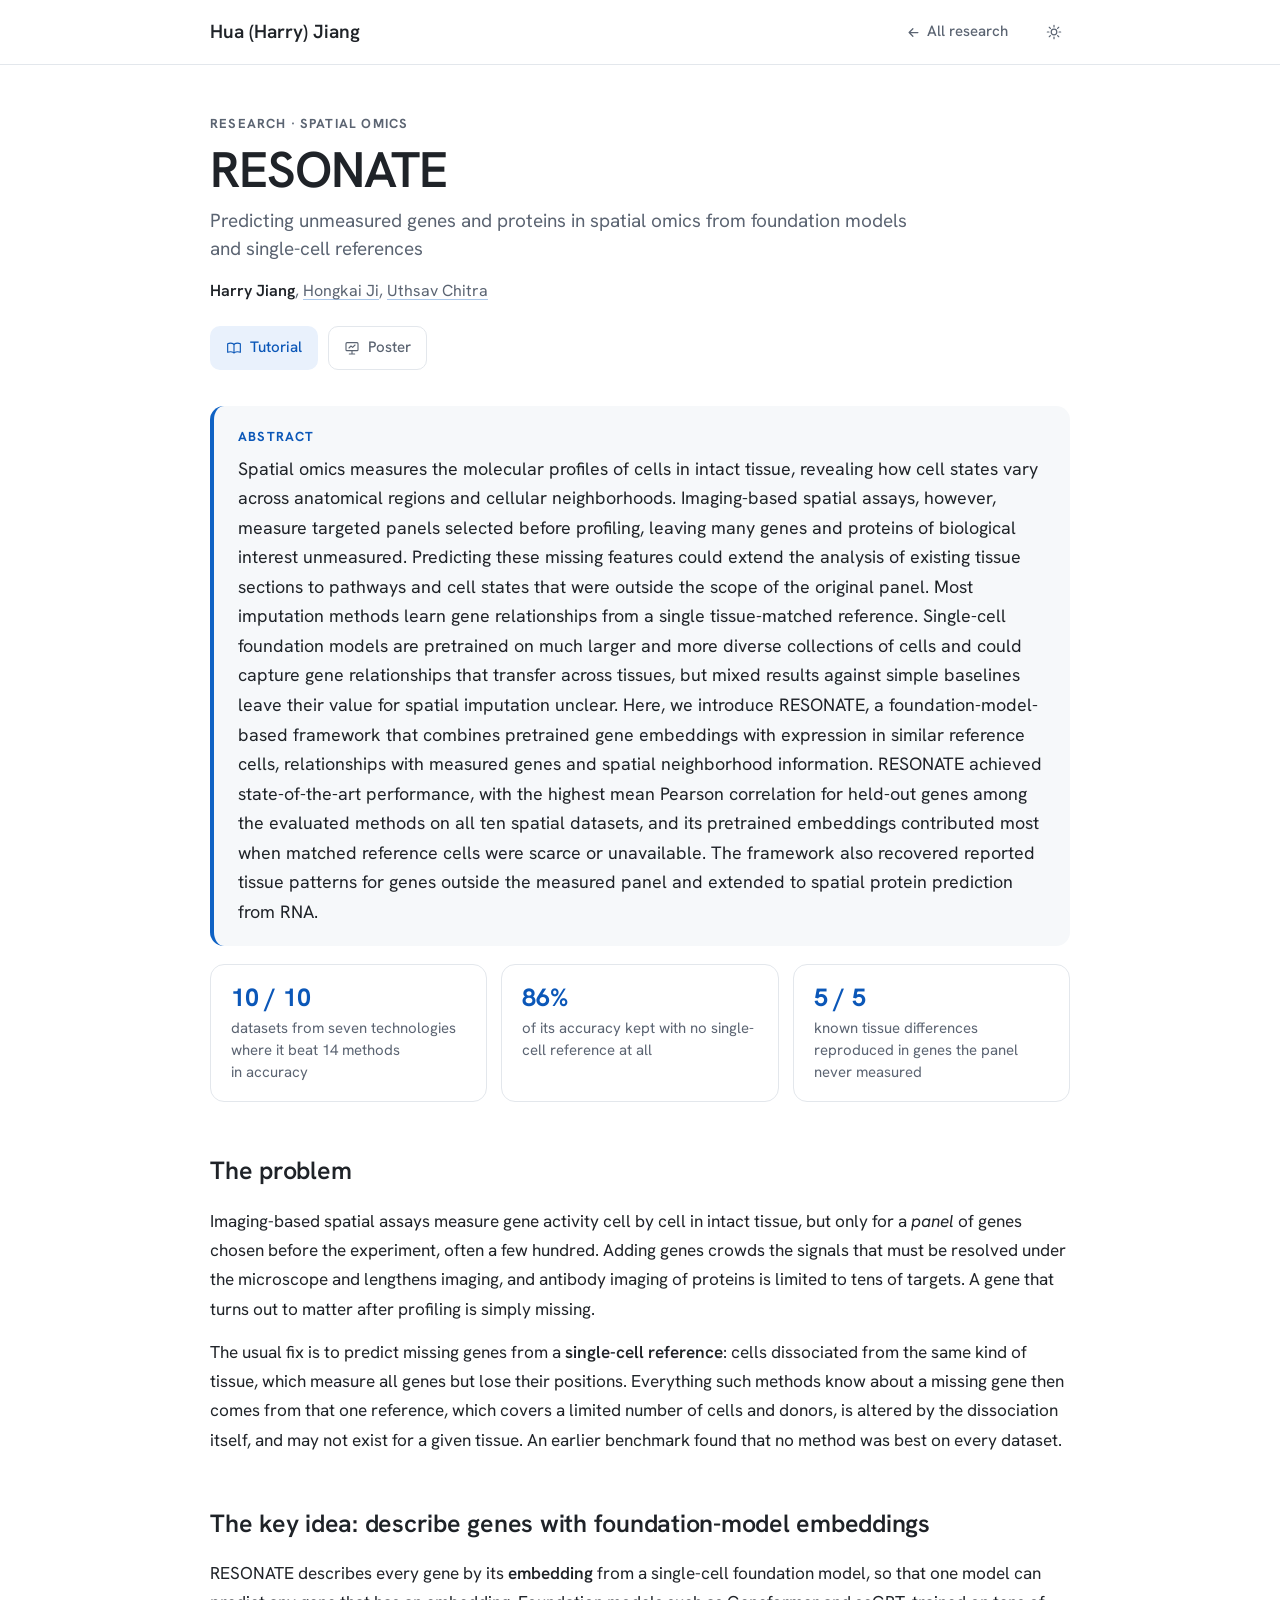
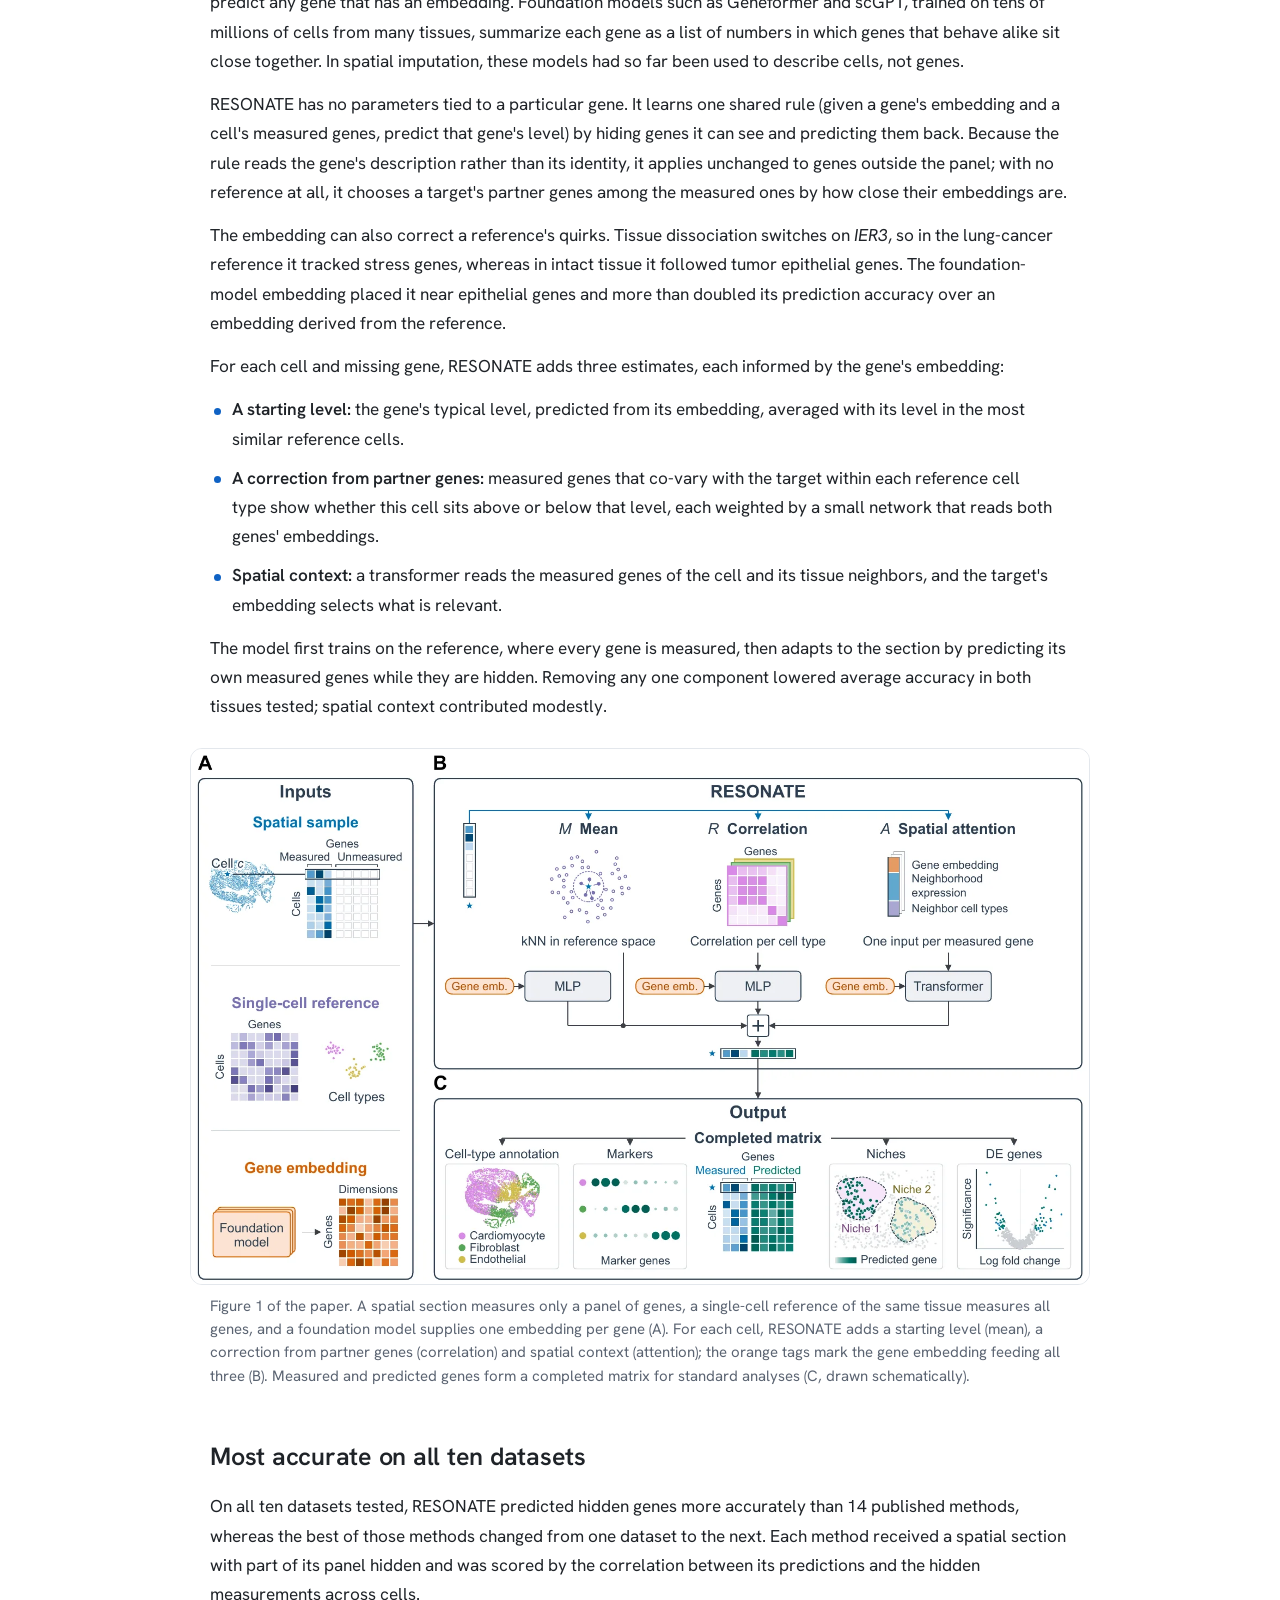
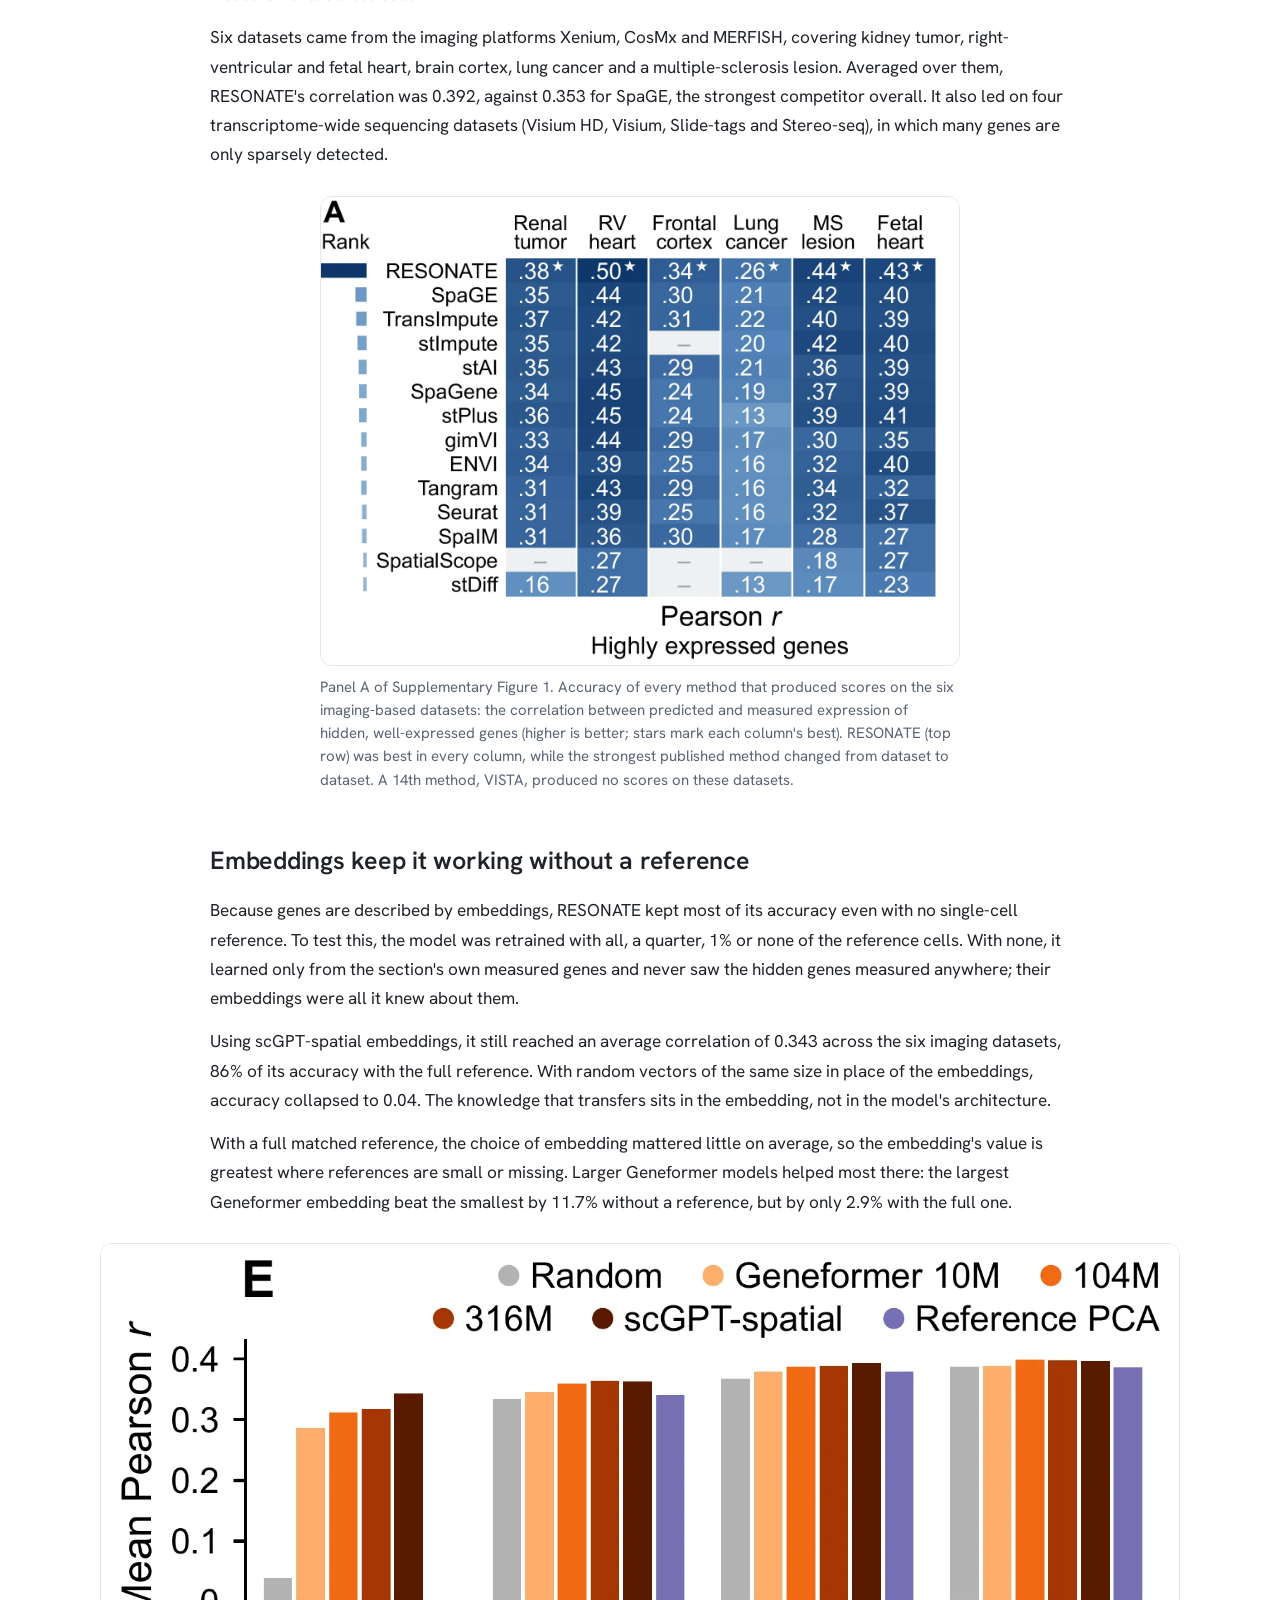
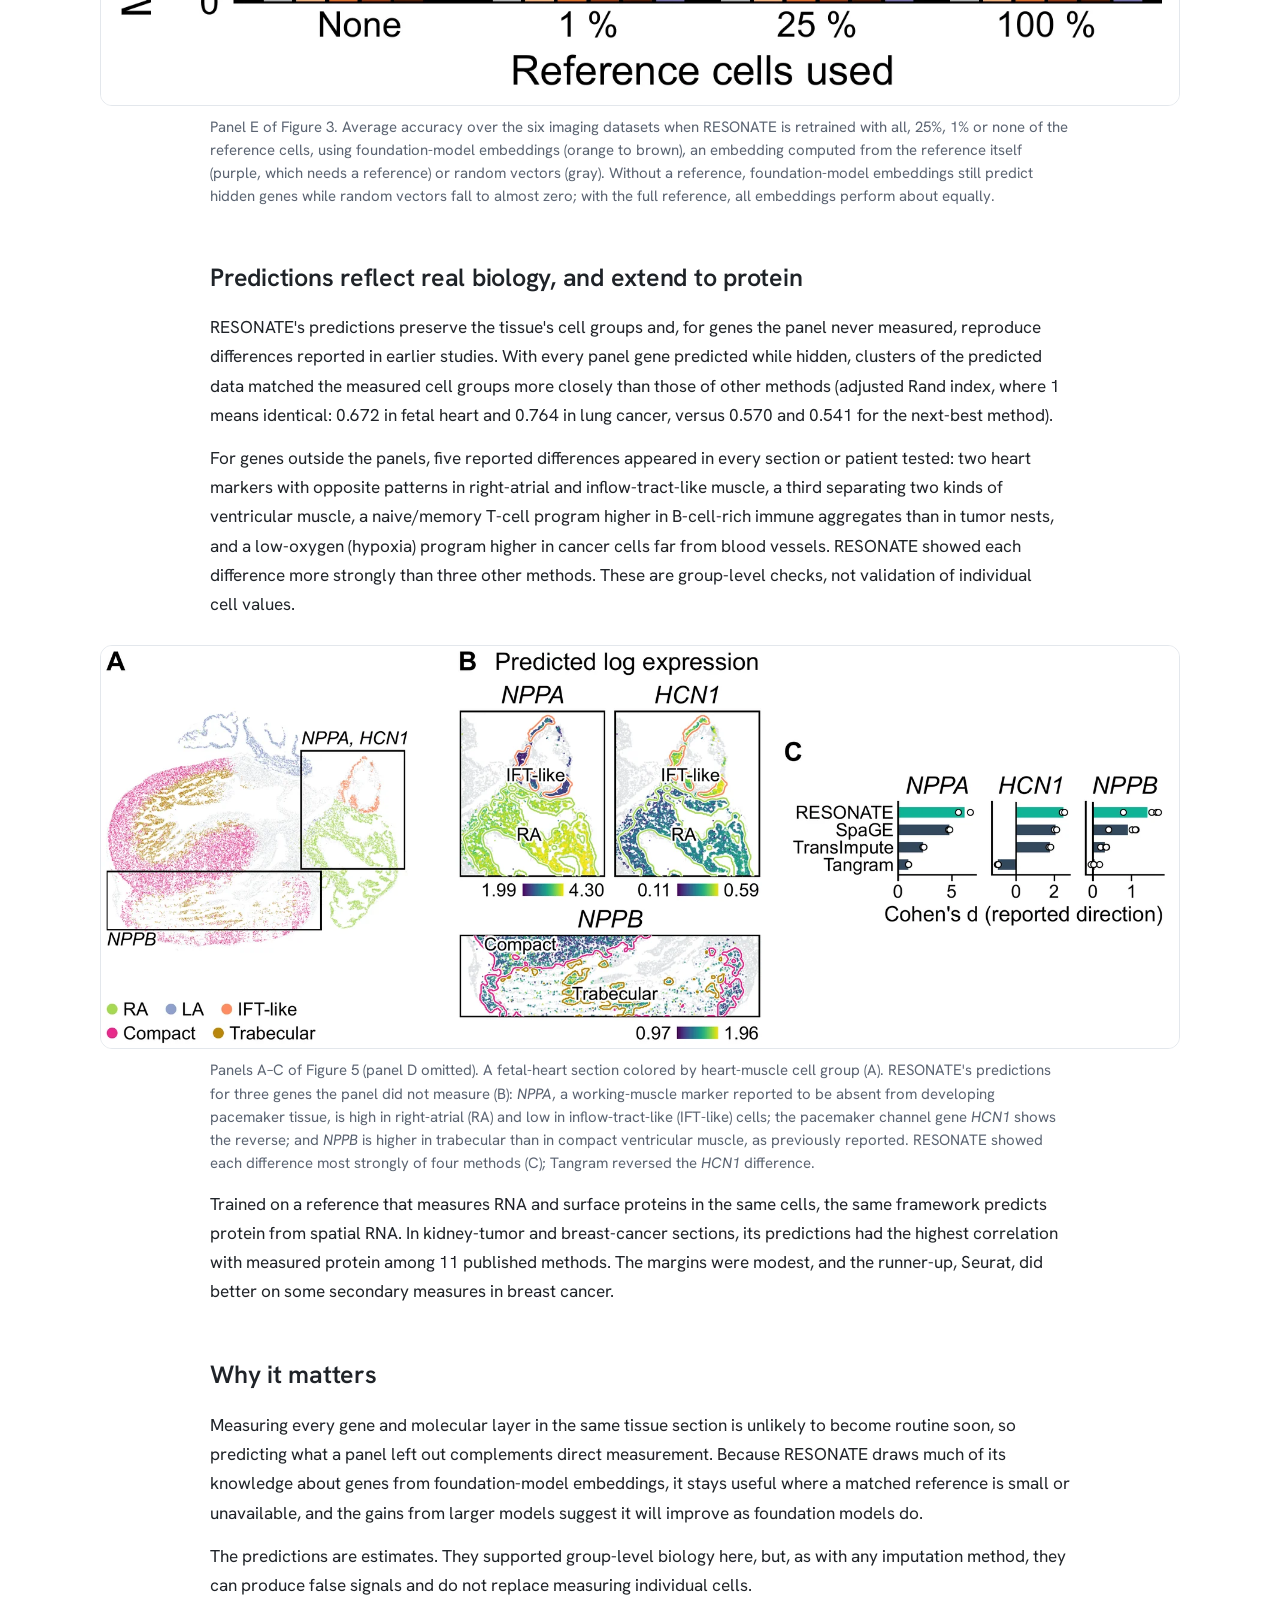
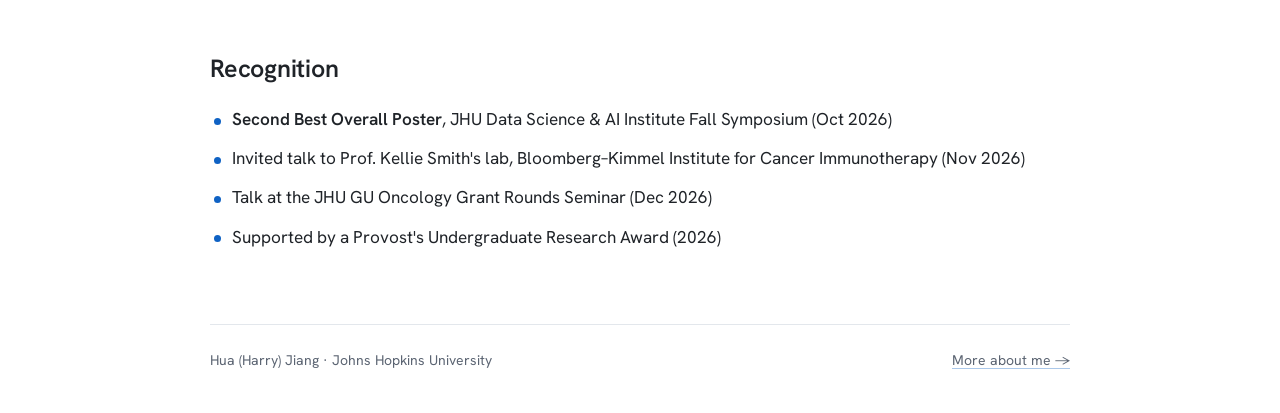
<file: resonate/index.html>
<!DOCTYPE html>
<html lang="en">
<head>
<meta charset="UTF-8" />
<meta name="viewport" content="width=device-width, initial-scale=1.0" />
<title>RESONATE | Hua (Harry) Jiang</title>
<meta name="description" content="Predicts genes and proteins missing from spatial omics panels by describing each gene with a foundation-model embedding, so one model works for any gene and keeps 86% of its accuracy without a reference. Most accurate on all ten datasets tested, versus 14 published methods." />
<meta name="robots" content="noindex" />
<link rel="canonical" href="https://j041120h.github.io/resonate/" />
<meta property="og:type" content="article" />
<meta property="og:title" content="RESONATE" />
<meta property="og:description" content="Predicts genes and proteins missing from spatial omics panels by describing each gene with a foundation-model embedding, so one model works for any gene and keeps 86% of its accuracy without a reference. Most accurate on all ten datasets tested, versus 14 published methods." />
<meta property="og:url" content="https://j041120h.github.io/resonate/" />
<link rel="icon" href="data:image/svg+xml,%3Csvg xmlns='http://www.w3.org/2000/svg' viewBox='0 0 100 100'%3E%3Crect width='100' height='100' rx='20' fill='%230a4a7a'/%3E%3Ctext x='50' y='67' font-family='Helvetica,Arial,sans-serif' font-size='42' font-weight='600' fill='%23ffffff' text-anchor='middle'%3EHJ%3C/text%3E%3C/svg%3E" />
<script>
(function(){var t='light';try{var s=localStorage.getItem('theme');t=s||(window.matchMedia&&matchMedia('(prefers-color-scheme: dark)').matches?'dark':'light');}catch(e){}
document.documentElement.setAttribute('data-theme',t);})();
</script>
<link rel="preconnect" href="https://fonts.googleapis.com">
<link rel="preconnect" href="https://fonts.gstatic.com" crossorigin>
<link href="https://fonts.googleapis.com/css2?family=Hanken+Grotesk:wght@400;500;600;700&display=swap" rel="stylesheet">
<link rel="stylesheet" href="../assets/project.css?v=4">
</head>
<body>
<header class="topbar"><div class="bar">
  <a class="brand" href="../">Hua (Harry) Jiang</a>
  <a class="home-link" href="../#research"><svg viewBox="0 0 24 24" fill="none" stroke="currentColor" stroke-width="2" stroke-linecap="round" stroke-linejoin="round" aria-hidden="true"><path d="M19 12H5M11 6l-6 6 6 6"/></svg>All research</a>
  <button class="theme-btn" id="theme" type="button" aria-label="Toggle color theme" aria-pressed="false"><svg class="icon-sun" viewBox="0 0 24 24" fill="none" stroke="currentColor" stroke-width="1.8" stroke-linecap="round" aria-hidden="true"><circle cx="12" cy="12" r="4.2"/><path d="M12 2v2.4M12 19.6V22M2 12h2.4M19.6 12H22M4.9 4.9l1.7 1.7M17.4 17.4l1.7 1.7M19.1 4.9l-1.7 1.7M6.6 17.4l-1.7 1.7"/></svg><svg class="icon-moon" viewBox="0 0 24 24" fill="none" stroke="currentColor" stroke-width="1.8" stroke-linejoin="round" aria-hidden="true"><path d="M20 14.4A8 8 0 0 1 9.6 4 7 7 0 1 0 20 14.4Z"/></svg></button>
</div></header>

<main>
  <div class="eyebrow">Research · Spatial omics</div>
  <h1>RESONATE</h1>
  <p class="subtitle">Predicting unmeasured genes and proteins in spatial omics from foundation models and single-cell references</p>
  <p class="authors"><strong>Harry Jiang</strong>, <a href="https://publichealth.jhu.edu/faculty/1943/hongkai-ji" target="_blank" rel="noopener noreferrer">Hongkai Ji</a>, <a href="https://uthsavc.github.io" target="_blank" rel="noopener noreferrer">Uthsav Chitra</a></p>
  
  <nav class="links" aria-label="Links"><a class="primary" href="https://j041120h.github.io/RESONATE_tutorial/" target="_blank" rel="noopener noreferrer"><svg viewBox="0 0 24 24" fill="none" stroke="currentColor" stroke-width="1.7" stroke-linecap="round" stroke-linejoin="round" aria-hidden="true"><path d="M2.5 5.5c3-1.3 6.2-1.3 9.5.8 3.3-2.1 6.5-2.1 9.5-.8v13c-3-1.3-6.2-1.3-9.5.8-3.3-2.1-6.5-2.1-9.5-.8z"/><path d="M12 6.3v13"/></svg>Tutorial</a><a href="../resonate/poster.jpg" target="_blank" rel="noopener noreferrer"><svg viewBox="0 0 24 24" fill="none" stroke="currentColor" stroke-width="1.7" stroke-linecap="round" stroke-linejoin="round" aria-hidden="true"><rect x="3" y="4" width="18" height="12" rx="1.5"/><path d="M12 16v4M8 21h8M7.5 12l3-3 2.5 2 3.5-3.5"/></svg>Poster</a></nav>
  <div class="tldr"><div class="eyebrow">Abstract</div><p>Spatial omics measures the molecular profiles of cells in intact tissue, revealing how cell states vary across anatomical regions and cellular neighborhoods. Imaging-based spatial assays, however, measure targeted panels selected before profiling, leaving many genes and proteins of biological interest unmeasured. Predicting these missing features could extend the analysis of existing tissue sections to pathways and cell states that were outside the scope of the original panel. Most imputation methods learn gene relationships from a single tissue-matched reference. Single-cell foundation models are pretrained on much larger and more diverse collections of cells and could capture gene relationships that transfer across tissues, but mixed results against simple baselines leave their value for spatial imputation unclear. Here, we introduce RESONATE, a foundation-model-based framework that combines pretrained gene embeddings with expression in similar reference cells, relationships with measured genes and spatial neighborhood information. RESONATE achieved state-of-the-art performance, with the highest mean Pearson correlation for held-out genes among the evaluated methods on all ten spatial datasets, and its pretrained embeddings contributed most when matched reference cells were scarce or unavailable. The framework also recovered reported tissue patterns for genes outside the measured panel and extended to spatial protein prediction from RNA.</p></div>
  <div class="stats"><div class="stat"><div class="stat-v">10 / 10</div><div class="stat-k">datasets from seven technologies where it beat 14 methods in accuracy</div></div><div class="stat"><div class="stat-v">86%</div><div class="stat-k">of its accuracy kept with no single-cell reference at all</div></div><div class="stat"><div class="stat-v">5 / 5</div><div class="stat-k">known tissue differences reproduced in genes the panel never measured</div></div></div>
  <section>
    <h2>The problem</h2>
    <p>Imaging-based spatial assays measure gene activity cell by cell in intact tissue, but only for a <em>panel</em> of genes chosen before the experiment, often a few hundred. Adding genes crowds the signals that must be resolved under the microscope and lengthens imaging, and antibody imaging of proteins is limited to tens of targets. A gene that turns out to matter after profiling is simply missing.</p>
    <p>The usual fix is to predict missing genes from a <strong>single-cell reference</strong>: cells dissociated from the same kind of tissue, which measure all genes but lose their positions. Everything such methods know about a missing gene then comes from that one reference, which covers a limited number of cells and donors, is altered by the dissociation itself, and may not exist for a given tissue. An earlier benchmark found that no method was best on every dataset.</p>
  </section>
  <section>
    <h2>The key idea: describe genes with foundation-model embeddings</h2>
    <p>RESONATE describes every gene by its <strong>embedding</strong> from a single-cell foundation model, so that one model can predict any gene that has an embedding. Foundation models such as Geneformer and scGPT, trained on tens of millions of cells from many tissues, summarize each gene as a list of numbers in which genes that behave alike sit close together. In spatial imputation, these models had so far been used to describe cells, not genes.</p>
    <p>RESONATE has no parameters tied to a particular gene. It learns one shared rule (given a gene's embedding and a cell's measured genes, predict that gene's level) by hiding genes it can see and predicting them back. Because the rule reads the gene's description rather than its identity, it applies unchanged to genes outside the panel; with no reference at all, it chooses a target's partner genes among the measured ones by how close their embeddings are.</p>
    <p>The embedding can also correct a reference's quirks. Tissue dissociation switches on <em>IER3</em>, so in the lung-cancer reference it tracked stress genes, whereas in intact tissue it followed tumor epithelial genes. The foundation-model embedding placed it near epithelial genes and more than doubled its prediction accuracy over an embedding derived from the reference.</p>
    <p>For each cell and missing gene, RESONATE adds three estimates, each informed by the gene's embedding:</p>
    <ul class="points"><li><strong>A starting level:</strong> the gene's typical level, predicted from its embedding, averaged with its level in the most similar reference cells.</li><li><strong>A correction from partner genes:</strong> measured genes that co-vary with the target within each reference cell type show whether this cell sits above or below that level, each weighted by a small network that reads both genes' embeddings.</li><li><strong>Spatial context:</strong> a transformer reads the measured genes of the cell and its tissue neighbors, and the target's embedding selects what is relevant.</li></ul>
    <p>The model first trains on the reference, where every gene is measured, then adapts to the section by predicting its own measured genes while they are hidden. Removing any one component lowered average accuracy in both tissues tested; spatial context contributed modestly.</p>
    <figure class="fig" style="--figw:900px"><a href="figs/overview.webp" target="_blank" rel="noopener noreferrer" title="Open full size"><img src="figs/overview.webp" width="1649" height="983" alt="Schematic of RESONATE showing spatial, reference and gene-embedding inputs, three model terms joined by addition, and downstream analyses of the completed expression matrix." loading="lazy"></a><figcaption>Figure 1 of the paper. A spatial section measures only a panel of genes, a single-cell reference of the same tissue measures all genes, and a foundation model supplies one embedding per gene (A). For each cell, RESONATE adds a starting level (mean), a correction from partner genes (correlation) and spatial context (attention); the orange tags mark the gene embedding feeding all three (B). Measured and predicted genes form a completed matrix for standard analyses (C, drawn schematically).</figcaption></figure>
  </section>
  <section>
    <h2>Most accurate on all ten datasets</h2>
    <p>On all ten datasets tested, RESONATE predicted hidden genes more accurately than 14 published methods, whereas the best of those methods changed from one dataset to the next. Each method received a spatial section with part of its panel hidden and was scored by the correlation between its predictions and the hidden measurements across cells.</p>
    <p>Six datasets came from the imaging platforms Xenium, CosMx and MERFISH, covering kidney tumor, right-ventricular and fetal heart, brain cortex, lung cancer and a multiple-sclerosis lesion. Averaged over them, RESONATE's correlation was 0.392, against 0.353 for SpaGE, the strongest competitor overall. It also led on four transcriptome-wide sequencing datasets (Visium HD, Visium, Slide-tags and Stereo-seq), in which many genes are only sparsely detected.</p>
    <figure class="fig" style="--figw:640px"><a href="figs/benchmark_all.webp" target="_blank" rel="noopener noreferrer" title="Open full size"><img src="figs/benchmark_all.webp" width="1540" height="1130" alt="Heat map of correlation scores for RESONATE and 13 published methods on six imaging-based datasets, with RESONATE starred as best in every column." loading="lazy"></a><figcaption>Panel A of Supplementary Figure 1. Accuracy of every method that produced scores on the six imaging-based datasets: the correlation between predicted and measured expression of hidden, well-expressed genes (higher is better; stars mark each column's best). RESONATE (top row) was best in every column, while the strongest published method changed from dataset to dataset. A 14th method, VISTA, produced no scores on these datasets.</figcaption></figure>
  </section>
  <section>
    <h2>Embeddings keep it working without a reference</h2>
    <p>Because genes are described by embeddings, RESONATE kept most of its accuracy even with no single-cell reference. To test this, the model was retrained with all, a quarter, 1% or none of the reference cells. With none, it learned only from the section's own measured genes and never saw the hidden genes measured anywhere; their embeddings were all it knew about them.</p>
    <p>Using scGPT-spatial embeddings, it still reached an average correlation of 0.343 across the six imaging datasets, 86% of its accuracy with the full reference. With random vectors of the same size in place of the embeddings, accuracy collapsed to 0.04. The knowledge that transfers sits in the embedding, not in the model's architecture.</p>
    <p>With a full matched reference, the choice of embedding mattered little on average, so the embedding's value is greatest where references are small or missing. Larger Geneformer models helped most there: the largest Geneformer embedding beat the smallest by 11.7% without a reference, but by only 2.9% with the full one.</p>
    <figure class="fig" style="--figw:1080px"><a href="figs/embedding.webp" target="_blank" rel="noopener noreferrer" title="Open full size"><img src="figs/embedding.webp" width="1530" height="654" alt="Grouped bar chart of mean correlation by gene embedding and share of reference cells used, with the random embedding near zero when no reference is used." loading="lazy"></a><figcaption>Panel E of Figure 3. Average accuracy over the six imaging datasets when RESONATE is retrained with all, 25%, 1% or none of the reference cells, using foundation-model embeddings (orange to brown), an embedding computed from the reference itself (purple, which needs a reference) or random vectors (gray). Without a reference, foundation-model embeddings still predict hidden genes while random vectors fall to almost zero; with the full reference, all embeddings perform about equally.</figcaption></figure>
  </section>
  <section>
    <h2>Predictions reflect real biology, and extend to protein</h2>
    <p>RESONATE's predictions preserve the tissue's cell groups and, for genes the panel never measured, reproduce differences reported in earlier studies. With every panel gene predicted while hidden, clusters of the predicted data matched the measured cell groups more closely than those of other methods (adjusted Rand index, where 1 means identical: 0.672 in fetal heart and 0.764 in lung cancer, versus 0.570 and 0.541 for the next-best method).</p>
    <p>For genes outside the panels, five reported differences appeared in every section or patient tested: two heart markers with opposite patterns in right-atrial and inflow-tract-like muscle, a third separating two kinds of ventricular muscle, a naive/memory T-cell program higher in B-cell-rich immune aggregates than in tumor nests, and a low-oxygen (hypoxia) program higher in cancer cells far from blood vessels. RESONATE showed each difference more strongly than three other methods. These are group-level checks, not validation of individual cell values.</p>
    <figure class="fig" style="--figw:1080px"><a href="figs/outside_panel.webp" target="_blank" rel="noopener noreferrer" title="Open full size"><img src="figs/outside_panel.webp" width="1800" height="671" alt="Fetal-heart section colored by cardiomyocyte group, predicted expression maps of NPPA, HCN1 and NPPB in boxed regions, and bar charts of effect sizes for four methods." loading="lazy"></a><figcaption>Panels A&ndash;C of Figure 5 (panel D omitted). A fetal-heart section colored by heart-muscle cell group (A). RESONATE's predictions for three genes the panel did not measure (B): <em>NPPA</em>, a working-muscle marker reported to be absent from developing pacemaker tissue, is high in right-atrial (RA) and low in inflow-tract-like (IFT-like) cells; the pacemaker channel gene <em>HCN1</em> shows the reverse; and <em>NPPB</em> is higher in trabecular than in compact ventricular muscle, as previously reported. RESONATE showed each difference most strongly of four methods (C); Tangram reversed the <em>HCN1</em> difference.</figcaption></figure>
    <p>Trained on a reference that measures RNA and surface proteins in the same cells, the same framework predicts protein from spatial RNA. In kidney-tumor and breast-cancer sections, its predictions had the highest correlation with measured protein among 11 published methods. The margins were modest, and the runner-up, Seurat, did better on some secondary measures in breast cancer.</p>
  </section>
  <section>
    <h2>Why it matters</h2>
    <p>Measuring every gene and molecular layer in the same tissue section is unlikely to become routine soon, so predicting what a panel left out complements direct measurement. Because RESONATE draws much of its knowledge about genes from foundation-model embeddings, it stays useful where a matched reference is small or unavailable, and the gains from larger models suggest it will improve as foundation models do.</p>
    <p>The predictions are estimates. They supported group-level biology here, but, as with any imputation method, they can produce false signals and do not replace measuring individual cells.</p>
  </section>
  <section>
    <h2>Recognition</h2>
    <ul class="points"><li><strong>Second Best Overall Poster</strong>, JHU Data Science &amp; AI Institute Fall Symposium (Oct 2026)</li><li>Invited talk to Prof. Kellie Smith's lab, Bloomberg–Kimmel Institute for Cancer Immunotherapy (Nov 2026)</li><li>Talk at the JHU GU Oncology Grant Rounds Seminar (Dec 2026)</li><li>Supported by a Provost's Undergraduate Research Award (2026)</li></ul>
  </section>

</main>

<footer><span>Hua (Harry) Jiang · Johns Hopkins University</span><a href="../">More about me →</a></footer>

<script>
(function(){
  var root=document.documentElement,btn=document.getElementById('theme');
  btn.setAttribute('aria-pressed',String(root.getAttribute('data-theme')==='dark'));
  btn.addEventListener('click',function(){var n=root.getAttribute('data-theme')==='dark'?'light':'dark';root.setAttribute('data-theme',n);btn.setAttribute('aria-pressed',String(n==='dark'));try{localStorage.setItem('theme',n);}catch(e){}});
  /* opened from disk: folder links need an explicit index.html */
  if(location.protocol==='file:'){document.querySelectorAll('a[href]').forEach(function(a){var h=a.getAttribute('href');if(/^([a-z]+:|#|\/\/)/i.test(h))return;var i=h.indexOf('#'),p=i<0?h:h.slice(0,i),r=i<0?'':h.slice(i);if(/\/$/.test(p))a.setAttribute('href',p+'index.html'+r);});}
  var am=document.getElementById('authorsMore');
  if(am){am.addEventListener('click',function(){am.previousElementSibling.hidden=false;am.remove();});}
  var cb=document.getElementById('copyBib');
  if(cb&&navigator.clipboard){cb.addEventListener('click',function(){navigator.clipboard.writeText(document.getElementById('bibText').textContent).then(function(){cb.textContent='Copied!';setTimeout(function(){cb.textContent='Copy';},1500);});});}
})();
</script>
<script>
/* visit log (see footer note): one beacon per page view, plus CV / poster clicks; live site only */
(function(){if(location.hostname!=='j041120h.github.io'||!navigator.sendBeacon)return;
var U='https://harry-site-visits.harry-site-visits.workers.dev/hit';
function hit(p){try{navigator.sendBeacon(U,JSON.stringify({p:p,r:document.referrer}));}catch(e){}}
hit(location.pathname+location.search);
document.addEventListener('click',function(e){var a=e.target.closest&&e.target.closest('a[href]');if(!a)return;var h=a.getAttribute('href');if(/Hua_Jiang_CV\.pdf|poster\.jpg/.test(h))hit('[download] '+h.split('?')[0]);});})();
</script>
</body>
</html>
</file>
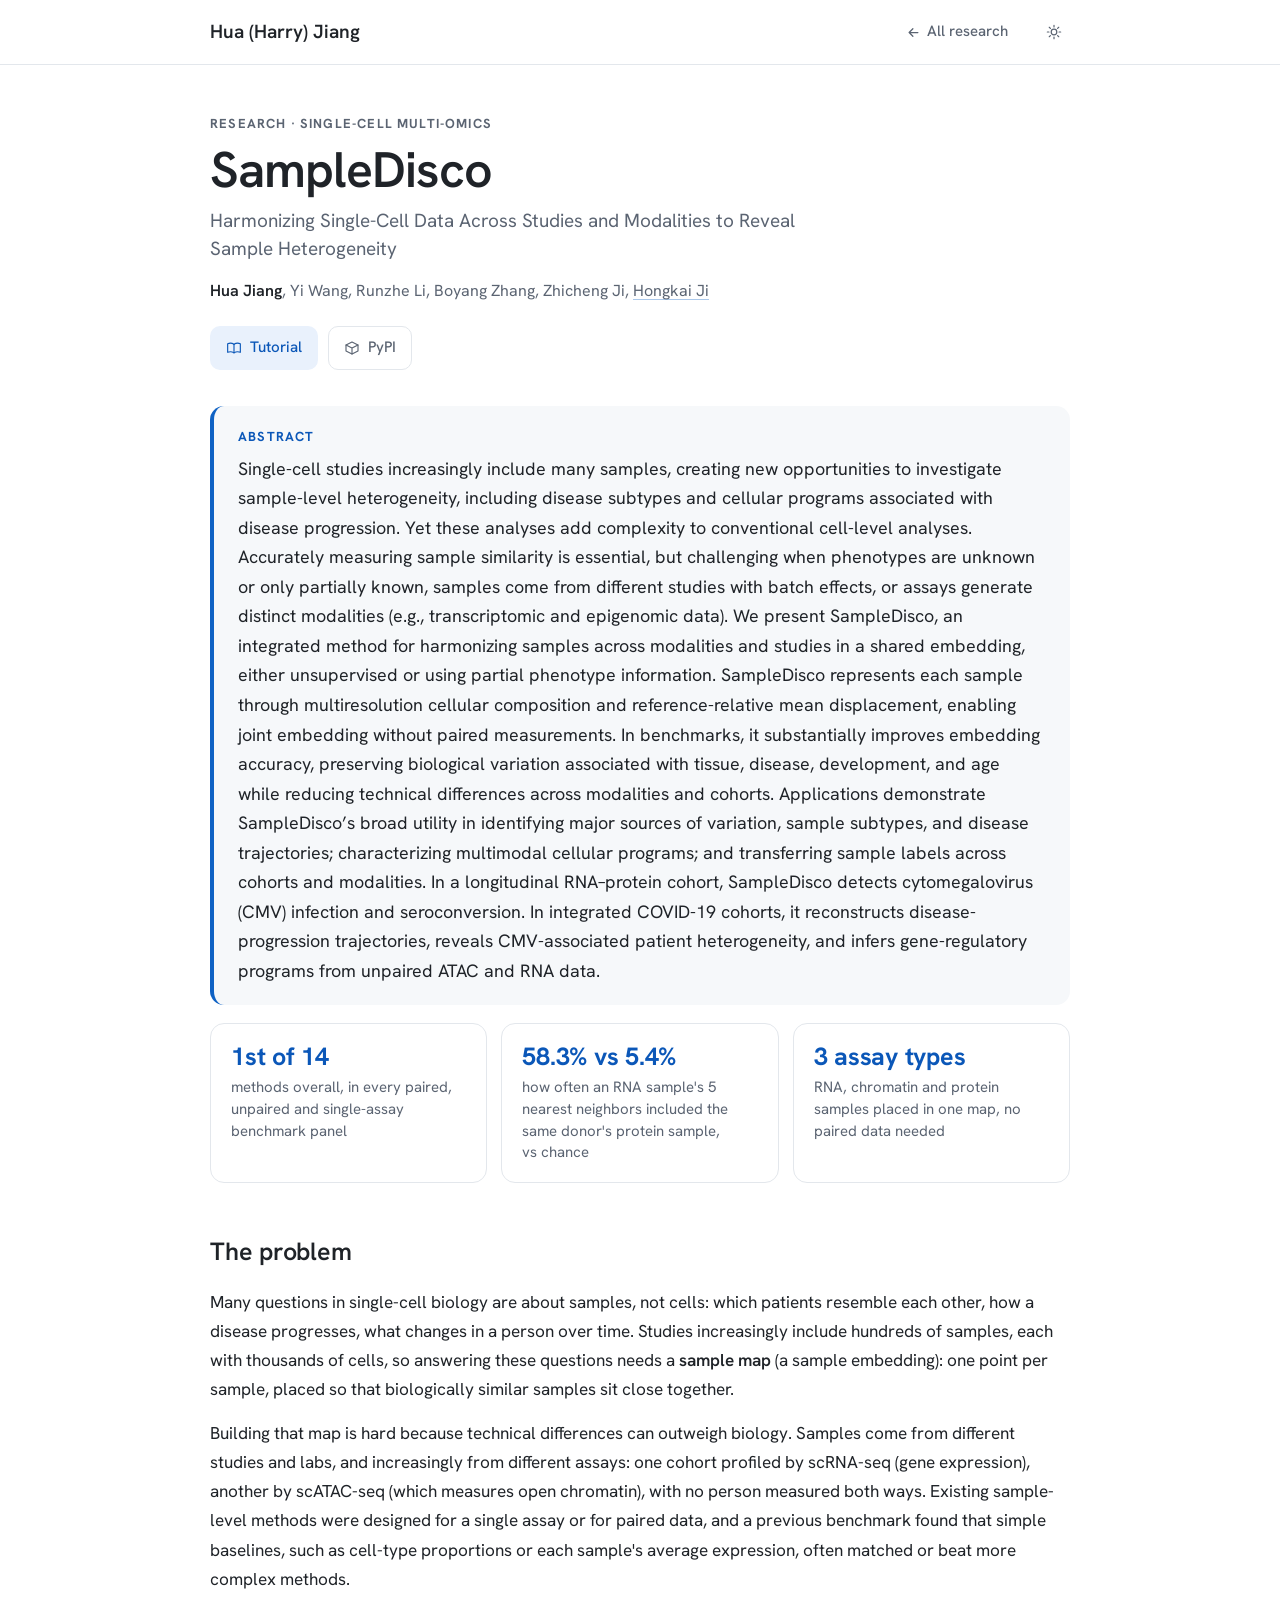
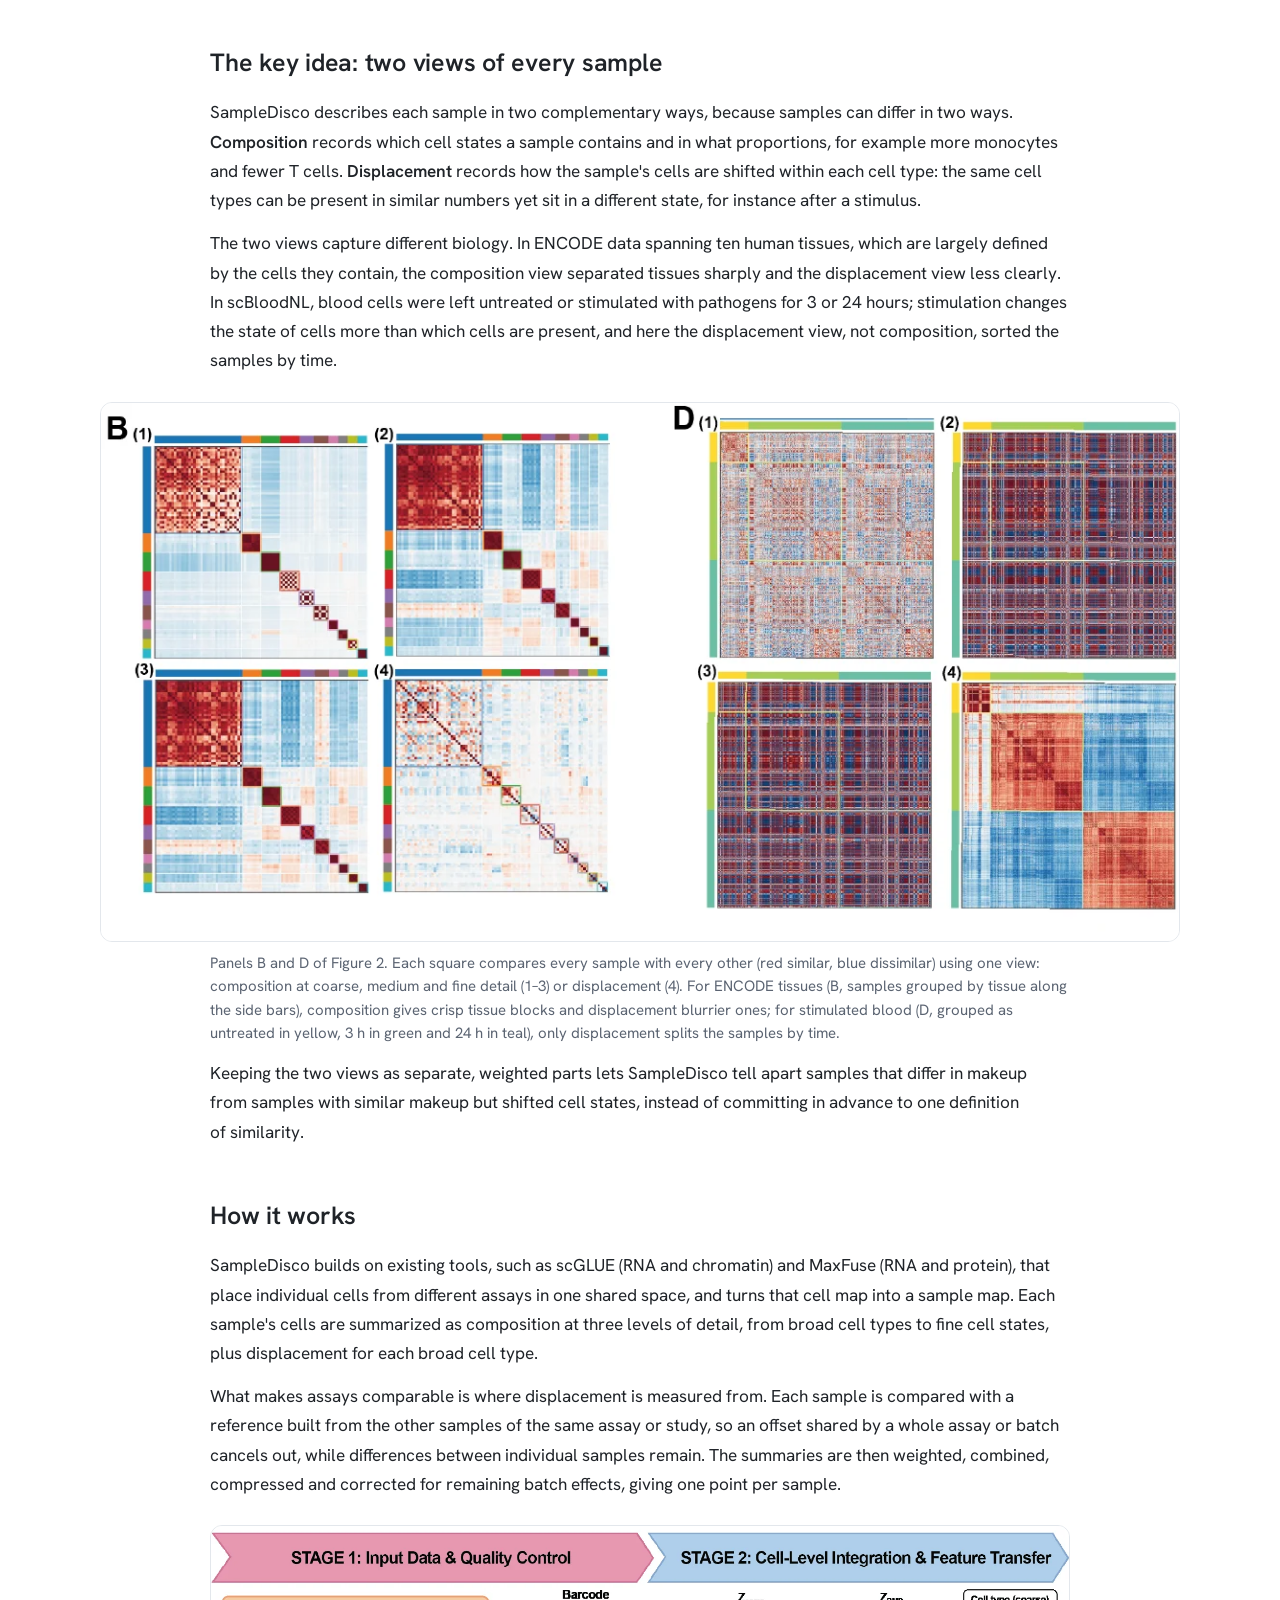
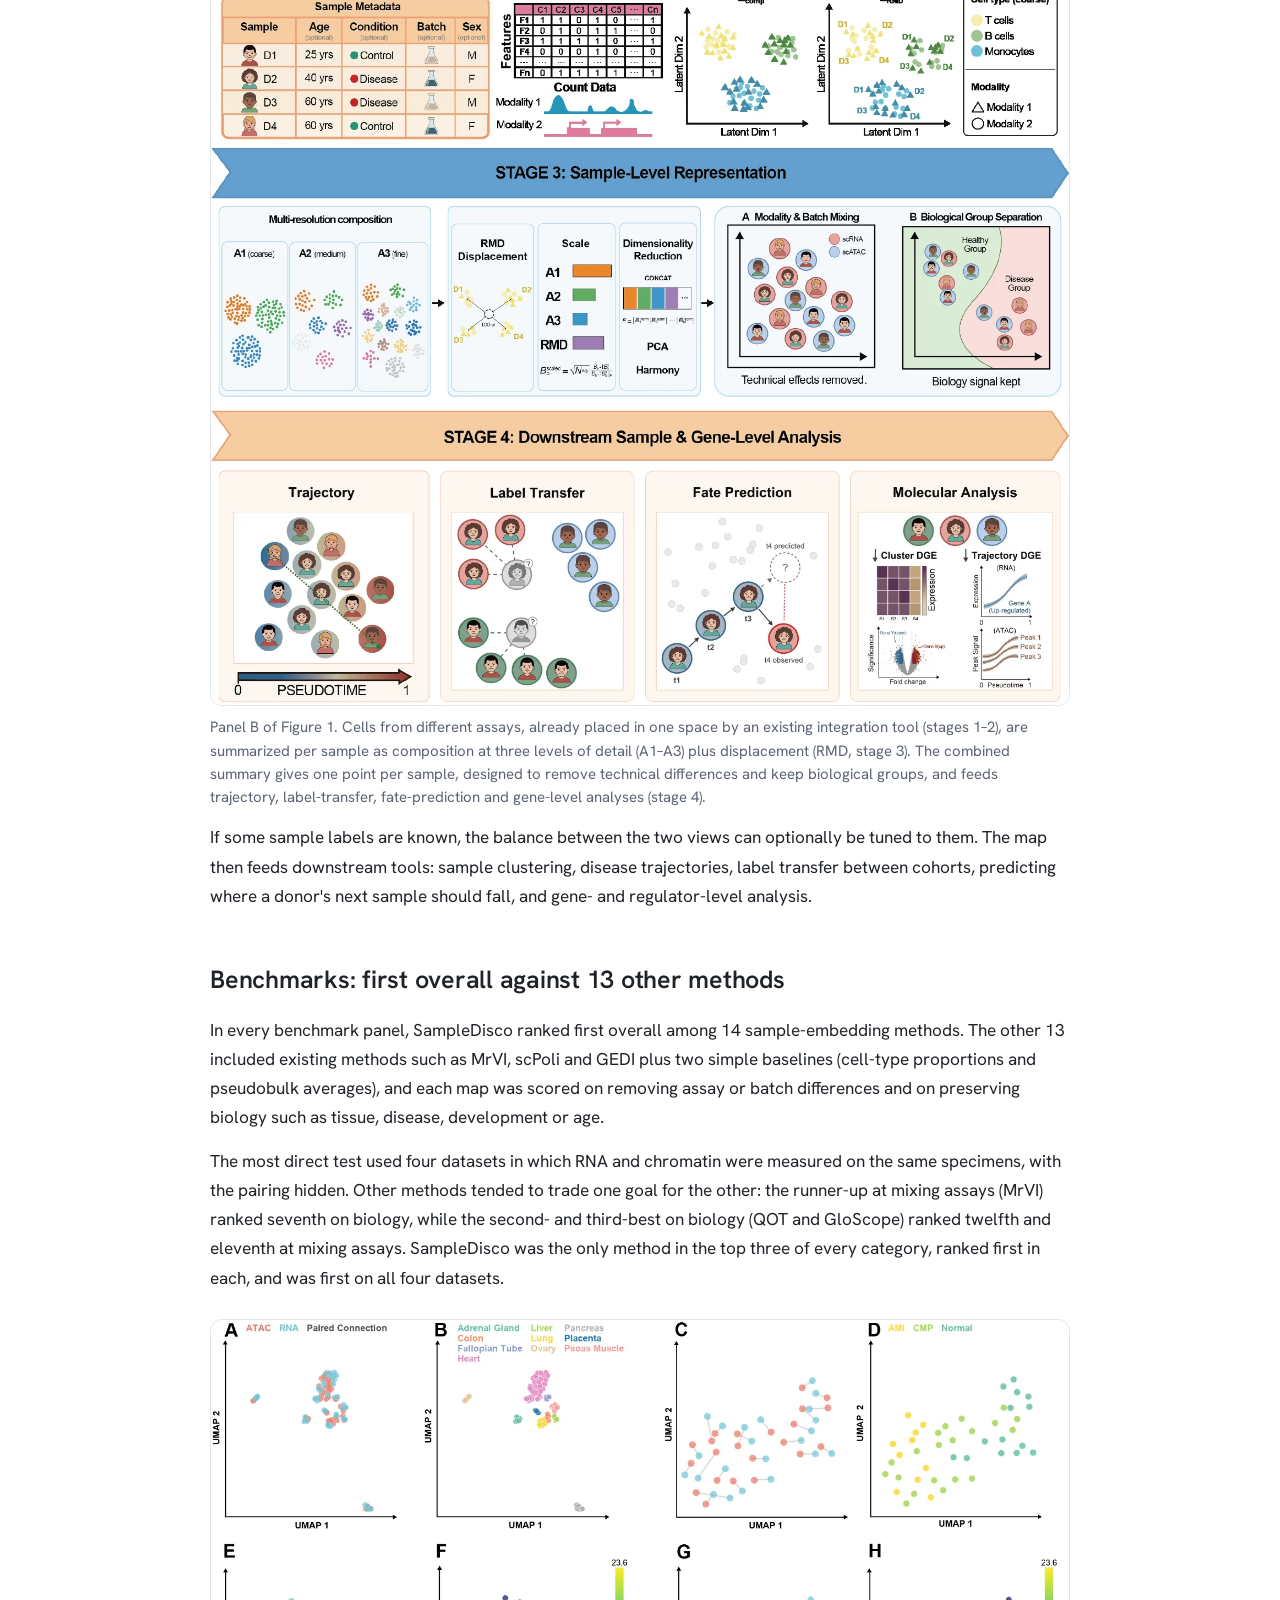
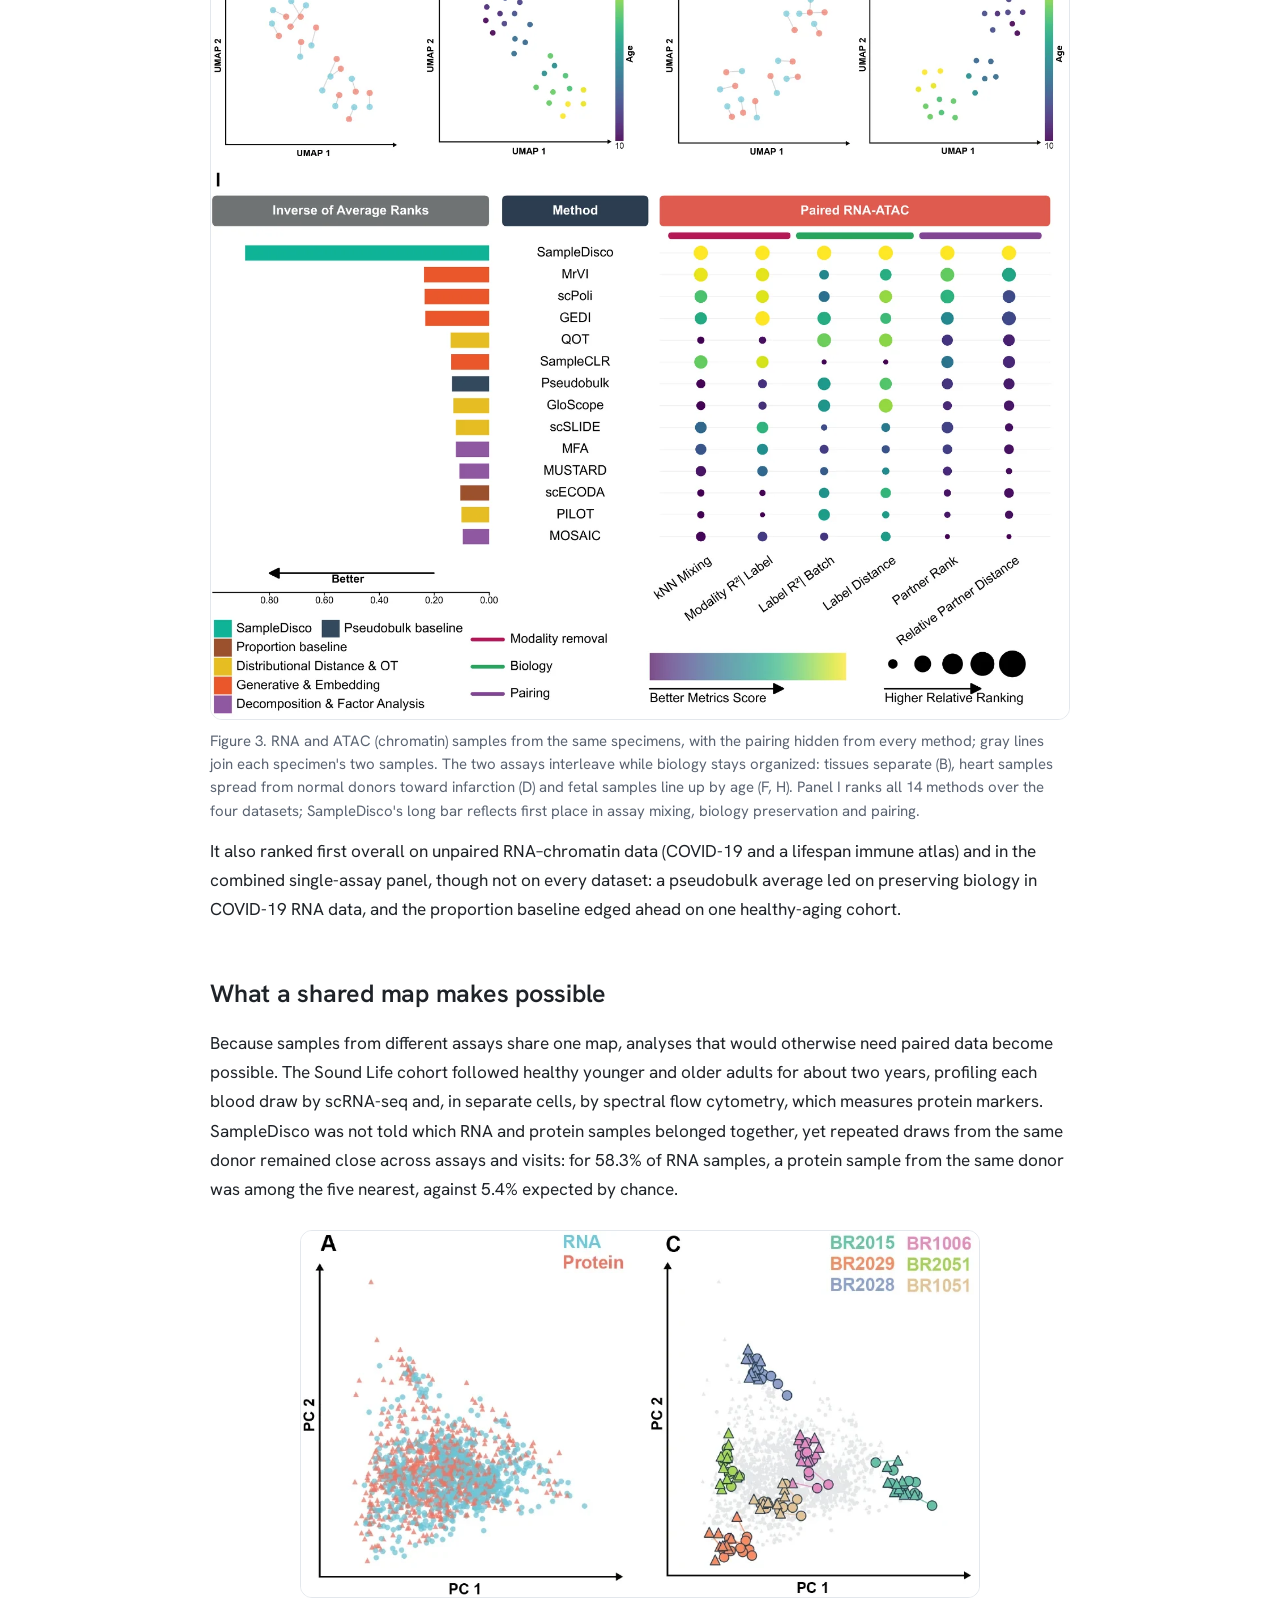
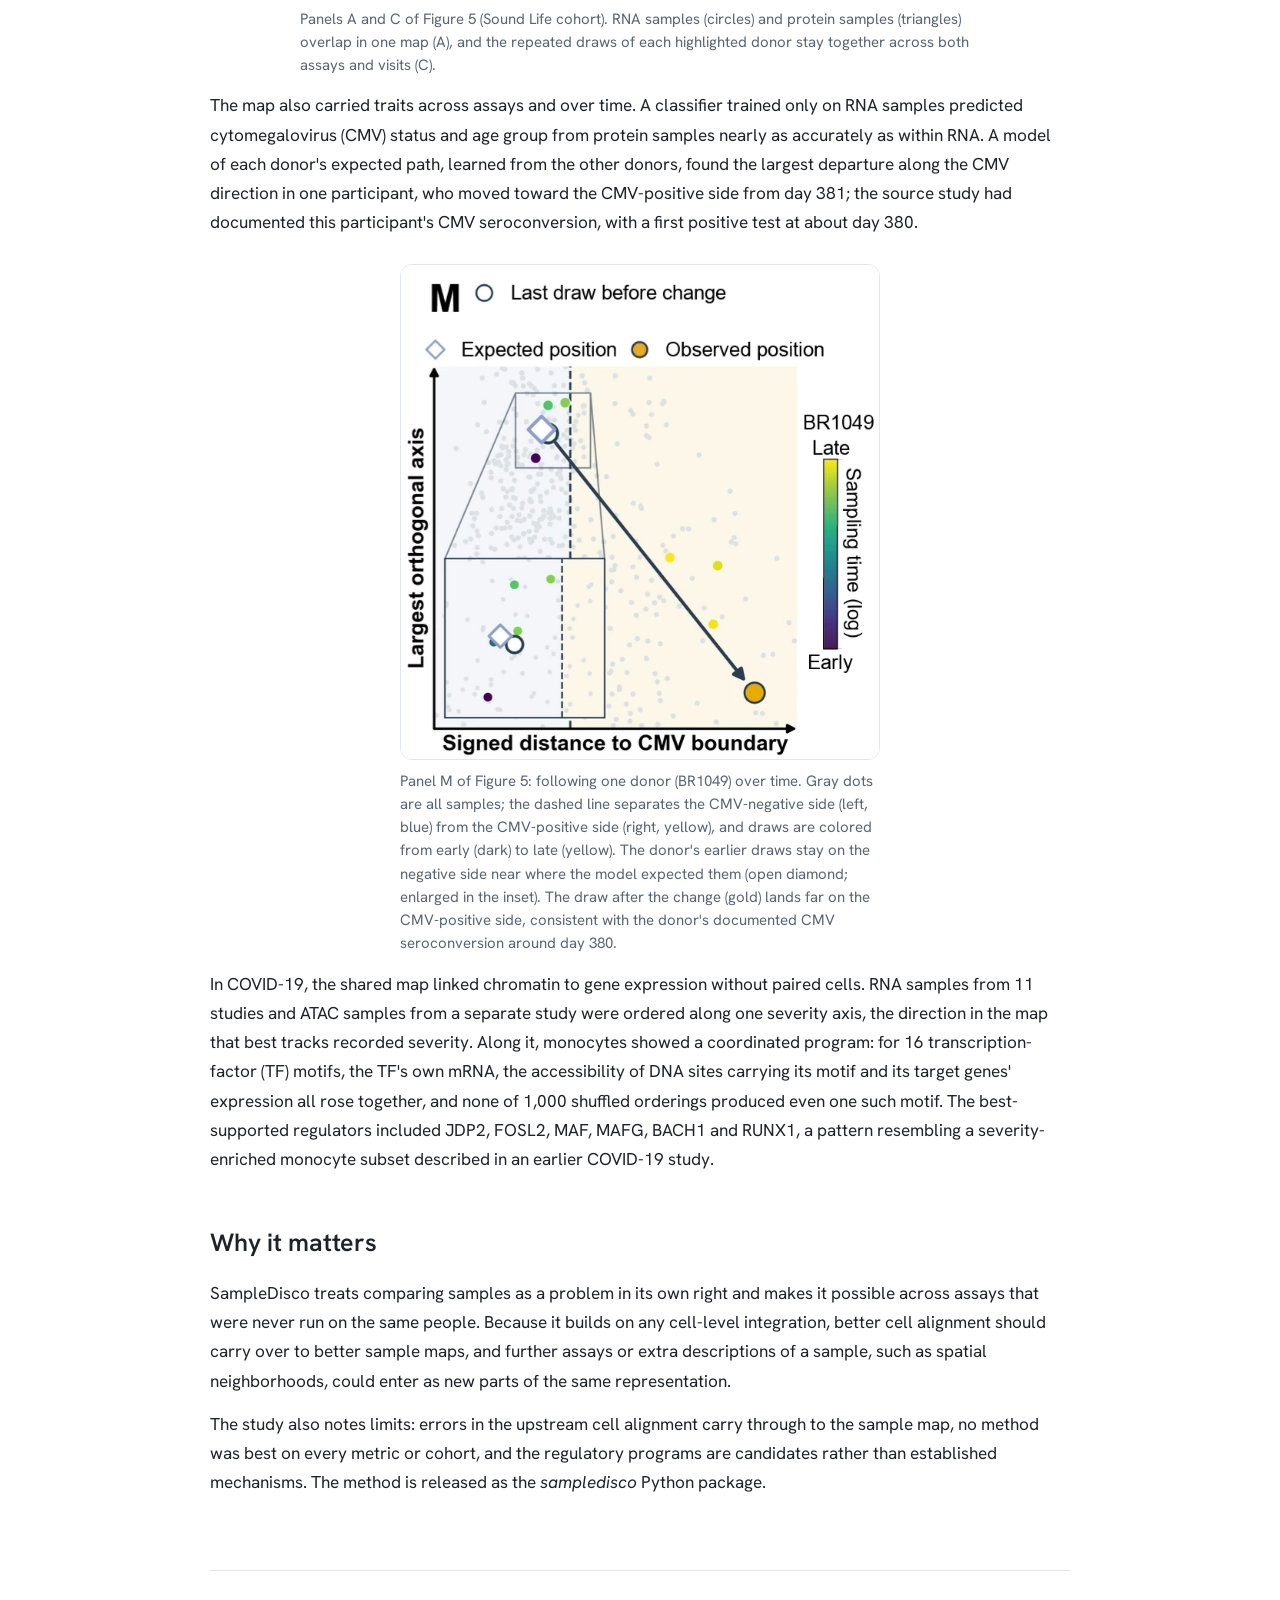
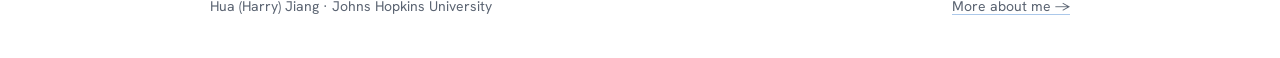
<file: sampledisco/index.html>
<!DOCTYPE html>
<html lang="en">
<head>
<meta charset="UTF-8" />
<meta name="viewport" content="width=device-width, initial-scale=1.0" />
<title>SampleDisco | Hua (Harry) Jiang</title>
<meta name="description" content="Places single-cell samples from different studies and assays (RNA, chromatin accessibility, protein) on one shared map by describing which cell states each sample contains and how its cells shift within each cell type; first overall against 13 other methods in every benchmark panel." />
<meta name="robots" content="noindex" />
<link rel="canonical" href="https://j041120h.github.io/sampledisco/" />
<meta property="og:type" content="article" />
<meta property="og:title" content="SampleDisco" />
<meta property="og:description" content="Places single-cell samples from different studies and assays (RNA, chromatin accessibility, protein) on one shared map by describing which cell states each sample contains and how its cells shift within each cell type; first overall against 13 other methods in every benchmark panel." />
<meta property="og:url" content="https://j041120h.github.io/sampledisco/" />
<link rel="icon" href="data:image/svg+xml,%3Csvg xmlns='http://www.w3.org/2000/svg' viewBox='0 0 100 100'%3E%3Crect width='100' height='100' rx='20' fill='%230a4a7a'/%3E%3Ctext x='50' y='67' font-family='Helvetica,Arial,sans-serif' font-size='42' font-weight='600' fill='%23ffffff' text-anchor='middle'%3EHJ%3C/text%3E%3C/svg%3E" />
<script>
(function(){var t='light';try{var s=localStorage.getItem('theme');t=s||(window.matchMedia&&matchMedia('(prefers-color-scheme: dark)').matches?'dark':'light');}catch(e){}
document.documentElement.setAttribute('data-theme',t);})();
</script>
<link rel="preconnect" href="https://fonts.googleapis.com">
<link rel="preconnect" href="https://fonts.gstatic.com" crossorigin>
<link href="https://fonts.googleapis.com/css2?family=Hanken+Grotesk:wght@400;500;600;700&display=swap" rel="stylesheet">
<link rel="stylesheet" href="../assets/project.css?v=4">
</head>
<body>
<header class="topbar"><div class="bar">
  <a class="brand" href="../">Hua (Harry) Jiang</a>
  <a class="home-link" href="../#research"><svg viewBox="0 0 24 24" fill="none" stroke="currentColor" stroke-width="2" stroke-linecap="round" stroke-linejoin="round" aria-hidden="true"><path d="M19 12H5M11 6l-6 6 6 6"/></svg>All research</a>
  <button class="theme-btn" id="theme" type="button" aria-label="Toggle color theme" aria-pressed="false"><svg class="icon-sun" viewBox="0 0 24 24" fill="none" stroke="currentColor" stroke-width="1.8" stroke-linecap="round" aria-hidden="true"><circle cx="12" cy="12" r="4.2"/><path d="M12 2v2.4M12 19.6V22M2 12h2.4M19.6 12H22M4.9 4.9l1.7 1.7M17.4 17.4l1.7 1.7M19.1 4.9l-1.7 1.7M6.6 17.4l-1.7 1.7"/></svg><svg class="icon-moon" viewBox="0 0 24 24" fill="none" stroke="currentColor" stroke-width="1.8" stroke-linejoin="round" aria-hidden="true"><path d="M20 14.4A8 8 0 0 1 9.6 4 7 7 0 1 0 20 14.4Z"/></svg></button>
</div></header>

<main>
  <div class="eyebrow">Research · Single-cell multi-omics</div>
  <h1>SampleDisco</h1>
  <p class="subtitle">Harmonizing Single-Cell Data Across Studies and Modalities to Reveal Sample Heterogeneity</p>
  <p class="authors"><strong>Hua Jiang</strong>, Yi Wang, Runzhe Li, Boyang Zhang, Zhicheng Ji, <a href="https://publichealth.jhu.edu/faculty/1943/hongkai-ji" target="_blank" rel="noopener noreferrer">Hongkai Ji</a></p>
  
  <nav class="links" aria-label="Links"><a class="primary" href="https://j041120h.github.io/SampleDisco_tutorial/" target="_blank" rel="noopener noreferrer"><svg viewBox="0 0 24 24" fill="none" stroke="currentColor" stroke-width="1.7" stroke-linecap="round" stroke-linejoin="round" aria-hidden="true"><path d="M2.5 5.5c3-1.3 6.2-1.3 9.5.8 3.3-2.1 6.5-2.1 9.5-.8v13c-3-1.3-6.2-1.3-9.5.8-3.3-2.1-6.5-2.1-9.5-.8z"/><path d="M12 6.3v13"/></svg>Tutorial</a><a href="https://pypi.org/project/sampledisco/" target="_blank" rel="noopener noreferrer"><svg viewBox="0 0 24 24" fill="none" stroke="currentColor" stroke-width="1.7" stroke-linecap="round" stroke-linejoin="round" aria-hidden="true"><path d="M21 7.5 12 3 3 7.5v9L12 21l9-4.5z"/><path d="M3 7.5 12 12l9-4.5M12 12v9"/></svg>PyPI</a></nav>
  <div class="tldr"><div class="eyebrow">Abstract</div><p>Single-cell studies increasingly include many samples, creating new opportunities to investigate sample-level heterogeneity, including disease subtypes and cellular programs associated with disease progression. Yet these analyses add complexity to conventional cell-level analyses. Accurately measuring sample similarity is essential, but challenging when phenotypes are unknown or only partially known, samples come from different studies with batch effects, or assays generate distinct modalities (e.g., transcriptomic and epigenomic data). We present SampleDisco, an integrated method for harmonizing samples across modalities and studies in a shared embedding, either unsupervised or using partial phenotype information. SampleDisco represents each sample through multiresolution cellular composition and reference-relative mean displacement, enabling joint embedding without paired measurements. In benchmarks, it substantially improves embedding accuracy, preserving biological variation associated with tissue, disease, development, and age while reducing technical differences across modalities and cohorts. Applications demonstrate SampleDisco’s broad utility in identifying major sources of variation, sample subtypes, and disease trajectories; characterizing multimodal cellular programs; and transferring sample labels across cohorts and modalities. In a longitudinal RNA–protein cohort, SampleDisco detects cytomegalovirus (CMV) infection and seroconversion. In integrated COVID-19 cohorts, it reconstructs disease-progression trajectories, reveals CMV-associated patient heterogeneity, and infers gene-regulatory programs from unpaired ATAC and RNA data.</p></div>
  <div class="stats"><div class="stat"><div class="stat-v">1st of 14</div><div class="stat-k">methods overall, in every paired, unpaired and single-assay benchmark panel</div></div><div class="stat"><div class="stat-v">58.3% vs 5.4%</div><div class="stat-k">how often an RNA sample's 5 nearest neighbors included the same donor's protein sample, vs chance</div></div><div class="stat"><div class="stat-v">3 assay types</div><div class="stat-k">RNA, chromatin and protein samples placed in one map, no paired data needed</div></div></div>
  <section>
    <h2>The problem</h2>
    <p>Many questions in single-cell biology are about samples, not cells: which patients resemble each other, how a disease progresses, what changes in a person over time. Studies increasingly include hundreds of samples, each with thousands of cells, so answering these questions needs a <strong>sample map</strong> (a sample embedding): one point per sample, placed so that biologically similar samples sit close together.</p>
    <p>Building that map is hard because technical differences can outweigh biology. Samples come from different studies and labs, and increasingly from different assays: one cohort profiled by scRNA-seq (gene expression), another by scATAC-seq (which measures open chromatin), with no person measured both ways. Existing sample-level methods were designed for a single assay or for paired data, and a previous benchmark found that simple baselines, such as cell-type proportions or each sample's average expression, often matched or beat more complex methods.</p>
  </section>
  <section>
    <h2>The key idea: two views of every sample</h2>
    <p>SampleDisco describes each sample in two complementary ways, because samples can differ in two ways. <strong>Composition</strong> records which cell states a sample contains and in what proportions, for example more monocytes and fewer T cells. <strong>Displacement</strong> records how the sample's cells are shifted within each cell type: the same cell types can be present in similar numbers yet sit in a different state, for instance after a stimulus.</p>
    <p>The two views capture different biology. In ENCODE data spanning ten human tissues, which are largely defined by the cells they contain, the composition view separated tissues sharply and the displacement view less clearly. In scBloodNL, blood cells were left untreated or stimulated with pathogens for 3 or 24 hours; stimulation changes the state of cells more than which cells are present, and here the displacement view, not composition, sorted the samples by time.</p>
    <figure class="fig" style="--figw:1080px"><a href="figs/views.webp" target="_blank" rel="noopener noreferrer" title="Open full size"><img src="figs/views.webp" width="1125" height="562" alt="Two sets of four sample-by-sample similarity heatmaps: for ENCODE tissues the three composition maps show sharp diagonal tissue blocks, while for stimulated blood only the fourth, displacement map shows clear timepoint blocks." loading="lazy"></a><figcaption>Panels B and D of Figure 2. Each square compares every sample with every other (red similar, blue dissimilar) using one view: composition at coarse, medium and fine detail (1&ndash;3) or displacement (4). For ENCODE tissues (B, samples grouped by tissue along the side bars), composition gives crisp tissue blocks and displacement blurrier ones; for stimulated blood (D, grouped as untreated in yellow, 3 h in green and 24 h in teal), only displacement splits the samples by time.</figcaption></figure>
    <p>Keeping the two views as separate, weighted parts lets SampleDisco tell apart samples that differ in makeup from samples with similar makeup but shifted cell states, instead of committing in advance to one definition of similarity.</p>
  </section>
  <section>
    <h2>How it works</h2>
    <p>SampleDisco builds on existing tools, such as scGLUE (RNA and chromatin) and MaxFuse (RNA and protein), that place individual cells from different assays in one shared space, and turns that cell map into a sample map. Each sample's cells are summarized as composition at three levels of detail, from broad cell types to fine cell states, plus displacement for each broad cell type.</p>
    <p>What makes assays comparable is where displacement is measured from. Each sample is compared with a reference built from the other samples of the same assay or study, so an offset shared by a whole assay or batch cancels out, while differences between individual samples remain. The summaries are then weighted, combined, compressed and corrected for remaining batch effects, giving one point per sample.</p>
    <figure class="fig" style="--figw:860px"><a href="figs/overview.webp" target="_blank" rel="noopener noreferrer" title="Open full size"><img src="figs/overview.webp" width="1559" height="1416" alt="Four-stage workflow diagram: sample metadata and count data, two integrated cell spaces, composition and displacement blocks fused into a sample embedding, and downstream analyses such as trajectories and label transfer." loading="lazy"></a><figcaption>Panel B of Figure 1. Cells from different assays, already placed in one space by an existing integration tool (stages 1&ndash;2), are summarized per sample as composition at three levels of detail (A1&ndash;A3) plus displacement (RMD, stage 3). The combined summary gives one point per sample, designed to remove technical differences and keep biological groups, and feeds trajectory, label-transfer, fate-prediction and gene-level analyses (stage 4).</figcaption></figure>
    <p>If some sample labels are known, the balance between the two views can optionally be tuned to them. The map then feeds downstream tools: sample clustering, disease trajectories, label transfer between cohorts, predicting where a donor's next sample should fall, and gene- and regulator-level analysis.</p>
  </section>
  <section>
    <h2>Benchmarks: first overall against 13 other methods</h2>
    <p>In every benchmark panel, SampleDisco ranked first overall among 14 sample-embedding methods. The other 13 included existing methods such as MrVI, scPoli and GEDI plus two simple baselines (cell-type proportions and pseudobulk averages), and each map was scored on removing assay or batch differences and on preserving biology such as tissue, disease, development or age.</p>
    <p>The most direct test used four datasets in which RNA and chromatin were measured on the same specimens, with the pairing hidden. Other methods tended to trade one goal for the other: the runner-up at mixing assays (MrVI) ranked seventh on biology, while the second- and third-best on biology (QOT and GloScope) ranked twelfth and eleventh at mixing assays. SampleDisco was the only method in the top three of every category, ranked first in each, and was first on all four datasets.</p>
    <figure class="fig" style="--figw:860px"><a href="figs/paired.webp" target="_blank" rel="noopener noreferrer" title="Open full size"><img src="figs/paired.webp" width="1515" height="1764" alt="Scatter plots of paired RNA and ATAC samples from four datasets, colored by modality and by tissue, disease state or age, above a dot-plot ranking 14 sample-embedding methods." loading="lazy"></a><figcaption>Figure 3. RNA and ATAC (chromatin) samples from the same specimens, with the pairing hidden from every method; gray lines join each specimen's two samples. The two assays interleave while biology stays organized: tissues separate (B), heart samples spread from normal donors toward infarction (D) and fetal samples line up by age (F, H). Panel I ranks all 14 methods over the four datasets; SampleDisco's long bar reflects first place in assay mixing, biology preservation and pairing.</figcaption></figure>
    <p>It also ranked first overall on unpaired RNA&ndash;chromatin data (COVID-19 and a lifespan immune atlas) and in the combined single-assay panel, though not on every dataset: a pseudobulk average led on preserving biology in COVID-19 RNA data, and the proportion baseline edged ahead on one healthy-aging cohort.</p>
  </section>
  <section>
    <h2>What a shared map makes possible</h2>
    <p>Because samples from different assays share one map, analyses that would otherwise need paired data become possible. The Sound Life cohort followed healthy younger and older adults for about two years, profiling each blood draw by scRNA-seq and, in separate cells, by spectral flow cytometry, which measures protein markers. SampleDisco was not told which RNA and protein samples belonged together, yet repeated draws from the same donor remained close across assays and visits: for 58.3% of RNA samples, a protein sample from the same donor was among the five nearest, against 5.4% expected by chance.</p>
    <figure class="fig" style="--figw:680px"><a href="figs/donors_ac.webp" target="_blank" rel="noopener noreferrer" title="Open full size"><img src="figs/donors_ac.webp" width="1032" height="556" alt="Two sample maps of the Sound Life cohort: RNA and protein samples overlapping (left) and repeated draws of six donors clustering together (right)." loading="lazy"></a><figcaption>Panels A and C of Figure 5 (Sound Life cohort). RNA samples (circles) and protein samples (triangles) overlap in one map (A), and the repeated draws of each highlighted donor stay together across both assays and visits (C).</figcaption></figure>
    <p>The map also carried traits across assays and over time. A classifier trained only on RNA samples predicted cytomegalovirus (CMV) status and age group from protein samples nearly as accurately as within RNA. A model of each donor's expected path, learned from the other donors, found the largest departure along the CMV direction in one participant, who moved toward the CMV-positive side from day 381; the source study had documented this participant's CMV seroconversion, with a first positive test at about day 380.</p>
    <figure class="fig" style="--figw:480px"><a href="figs/cmv.webp" target="_blank" rel="noopener noreferrer" title="Open full size"><img src="figs/cmv.webp" width="622" height="643" alt="One donor&#x27;s blood draws plotted against the CMV boundary: early draws on the CMV-negative side, then a jump to the CMV-positive side." loading="lazy"></a><figcaption>Panel M of Figure 5: following one donor (BR1049) over time. Gray dots are all samples; the dashed line separates the CMV-negative side (left, blue) from the CMV-positive side (right, yellow), and draws are colored from early (dark) to late (yellow). The donor's earlier draws stay on the negative side near where the model expected them (open diamond; enlarged in the inset). The draw after the change (gold) lands far on the CMV-positive side, consistent with the donor's documented CMV seroconversion around day 380.</figcaption></figure>
    <p>In COVID-19, the shared map linked chromatin to gene expression without paired cells. RNA samples from 11 studies and ATAC samples from a separate study were ordered along one severity axis, the direction in the map that best tracks recorded severity. Along it, monocytes showed a coordinated program: for 16 transcription-factor (TF) motifs, the TF's own mRNA, the accessibility of DNA sites carrying its motif and its target genes' expression all rose together, and none of 1,000 shuffled orderings produced even one such motif. The best-supported regulators included JDP2, FOSL2, MAF, MAFG, BACH1 and RUNX1, a pattern resembling a severity-enriched monocyte subset described in an earlier COVID-19 study.</p>
  </section>
  <section>
    <h2>Why it matters</h2>
    <p>SampleDisco treats comparing samples as a problem in its own right and makes it possible across assays that were never run on the same people. Because it builds on any cell-level integration, better cell alignment should carry over to better sample maps, and further assays or extra descriptions of a sample, such as spatial neighborhoods, could enter as new parts of the same representation.</p>
    <p>The study also notes limits: errors in the upstream cell alignment carry through to the sample map, no method was best on every metric or cohort, and the regulatory programs are candidates rather than established mechanisms. The method is released as the <em>sampledisco</em> Python package.</p>
  </section>

</main>

<footer><span>Hua (Harry) Jiang · Johns Hopkins University</span><a href="../">More about me →</a></footer>

<script>
(function(){
  var root=document.documentElement,btn=document.getElementById('theme');
  btn.setAttribute('aria-pressed',String(root.getAttribute('data-theme')==='dark'));
  btn.addEventListener('click',function(){var n=root.getAttribute('data-theme')==='dark'?'light':'dark';root.setAttribute('data-theme',n);btn.setAttribute('aria-pressed',String(n==='dark'));try{localStorage.setItem('theme',n);}catch(e){}});
  /* opened from disk: folder links need an explicit index.html */
  if(location.protocol==='file:'){document.querySelectorAll('a[href]').forEach(function(a){var h=a.getAttribute('href');if(/^([a-z]+:|#|\/\/)/i.test(h))return;var i=h.indexOf('#'),p=i<0?h:h.slice(0,i),r=i<0?'':h.slice(i);if(/\/$/.test(p))a.setAttribute('href',p+'index.html'+r);});}
  var am=document.getElementById('authorsMore');
  if(am){am.addEventListener('click',function(){am.previousElementSibling.hidden=false;am.remove();});}
  var cb=document.getElementById('copyBib');
  if(cb&&navigator.clipboard){cb.addEventListener('click',function(){navigator.clipboard.writeText(document.getElementById('bibText').textContent).then(function(){cb.textContent='Copied!';setTimeout(function(){cb.textContent='Copy';},1500);});});}
})();
</script>
<script>
/* visit log (see footer note): one beacon per page view, plus CV / poster clicks; live site only */
(function(){if(location.hostname!=='j041120h.github.io'||!navigator.sendBeacon)return;
var U='https://harry-site-visits.harry-site-visits.workers.dev/hit';
function hit(p){try{navigator.sendBeacon(U,JSON.stringify({p:p,r:document.referrer}));}catch(e){}}
hit(location.pathname+location.search);
document.addEventListener('click',function(e){var a=e.target.closest&&e.target.closest('a[href]');if(!a)return;var h=a.getAttribute('href');if(/Hua_Jiang_CV\.pdf|poster\.jpg/.test(h))hit('[download] '+h.split('?')[0]);});})();
</script>
</body>
</html>
</file>
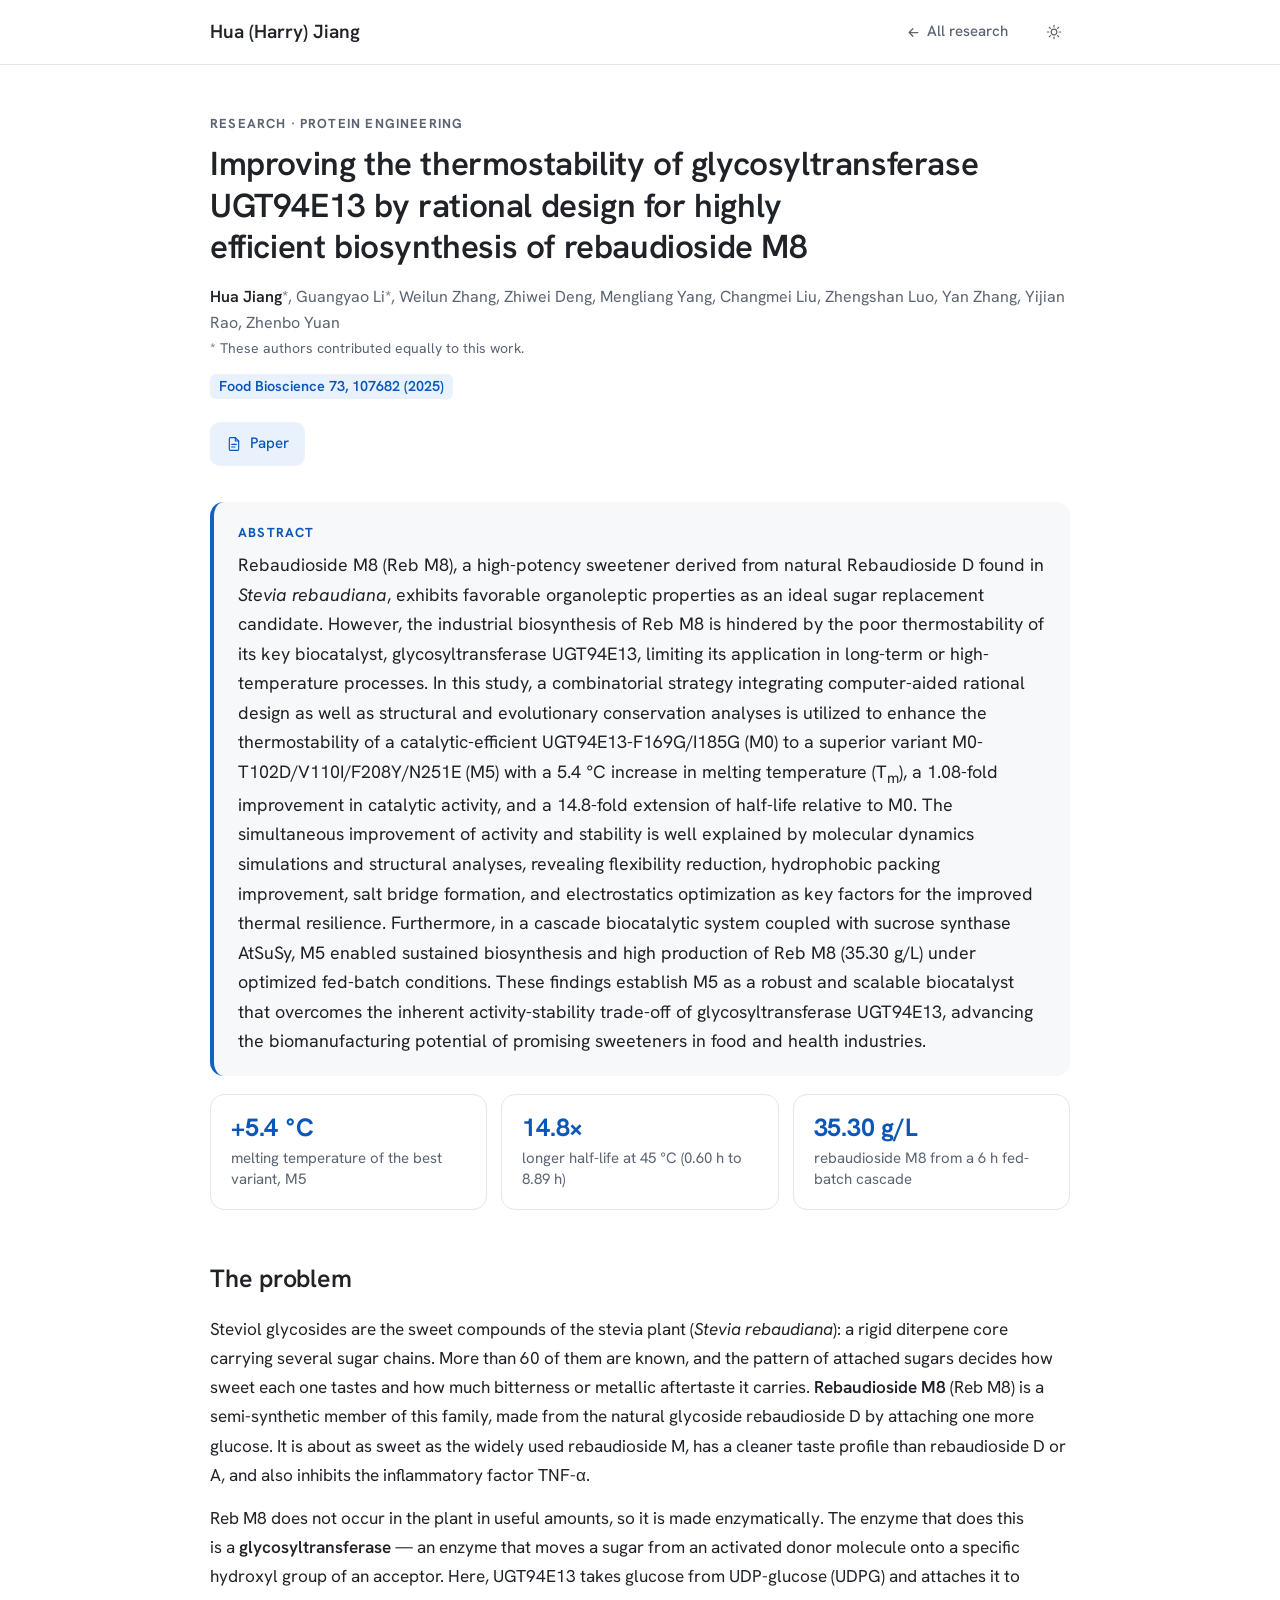
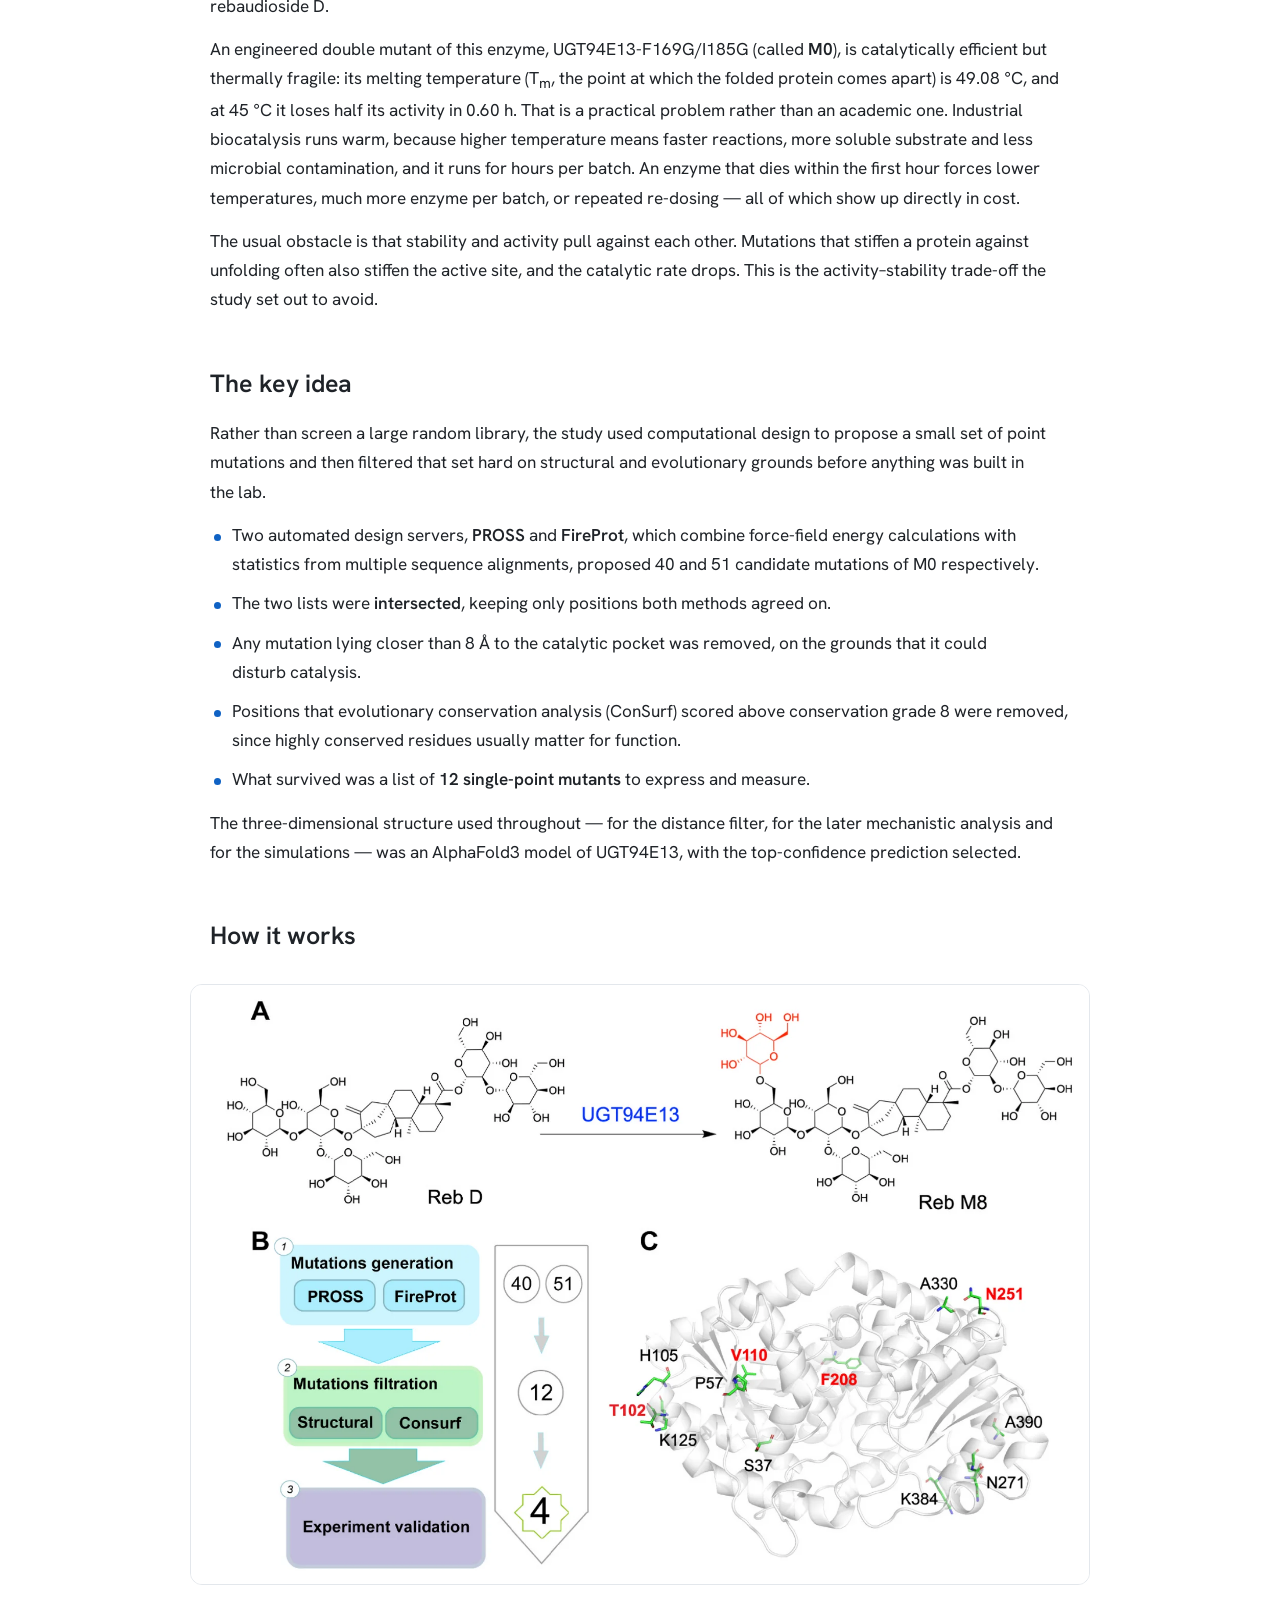
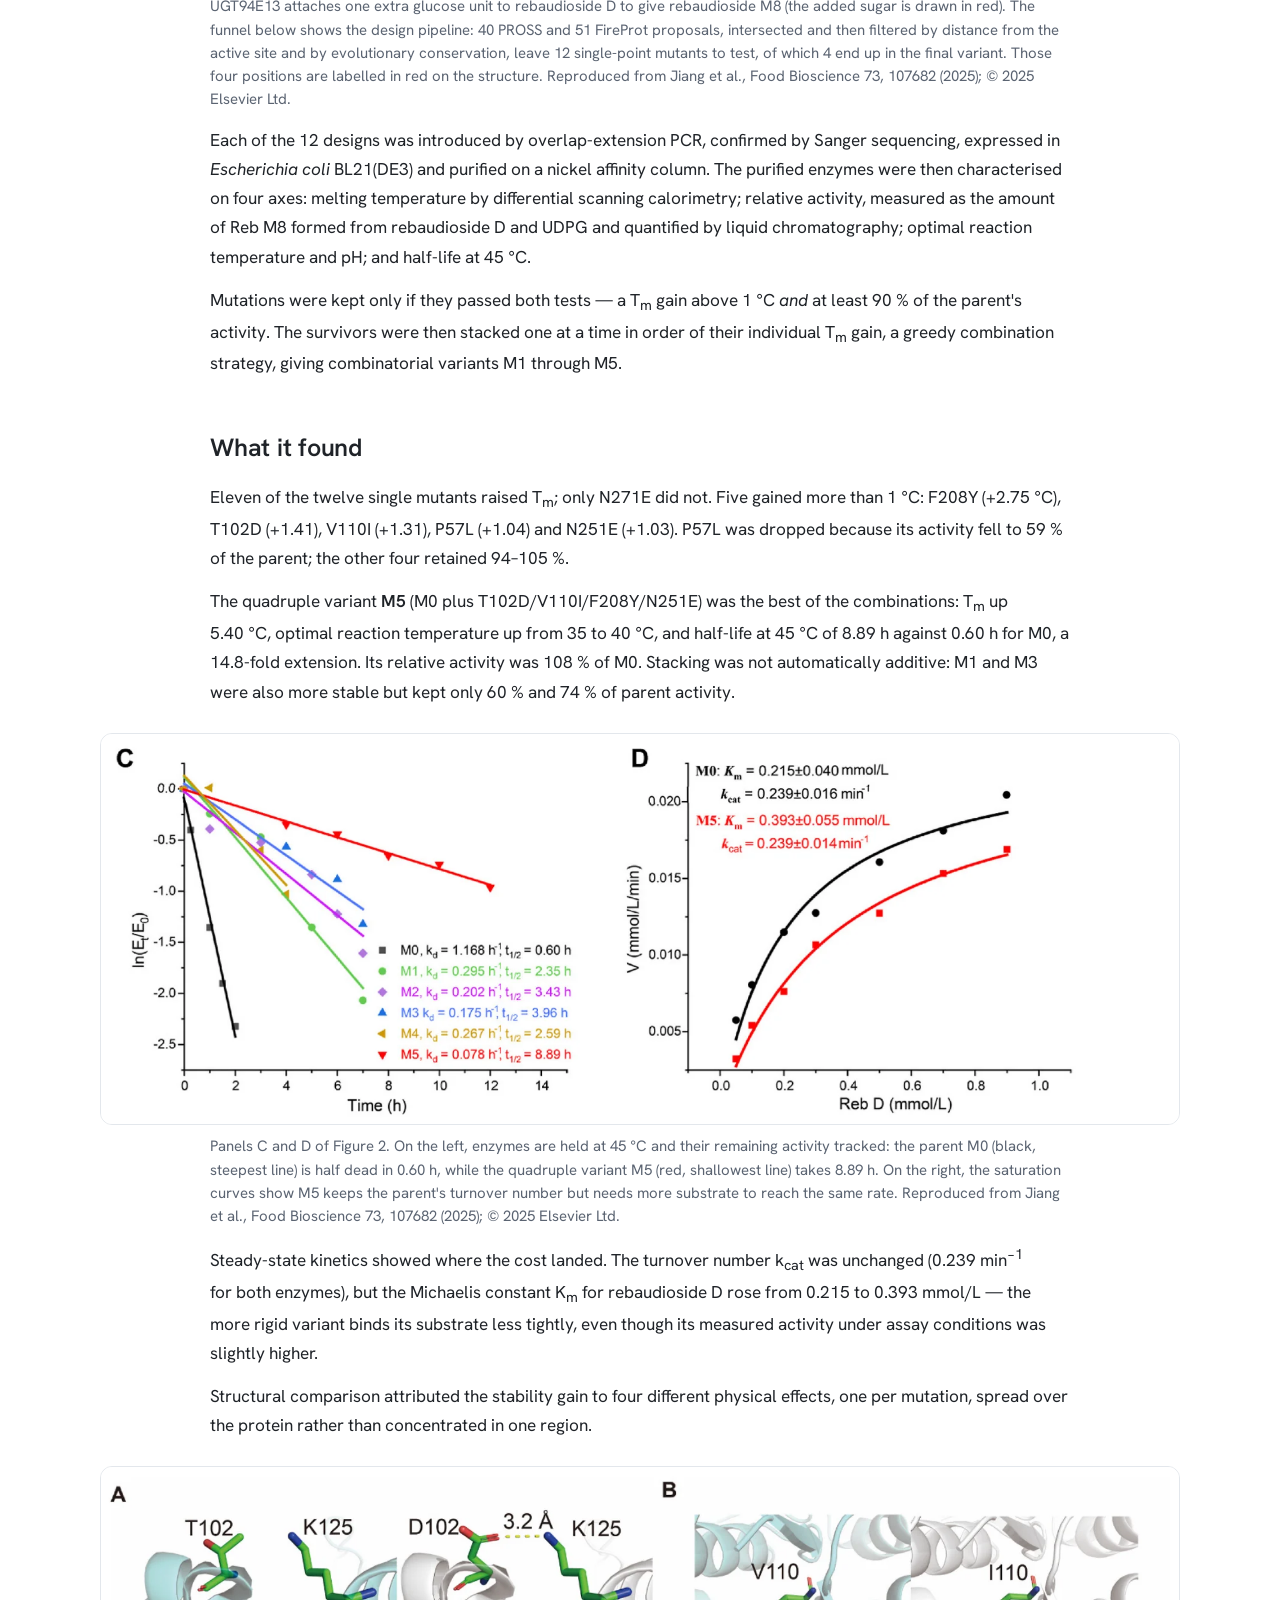
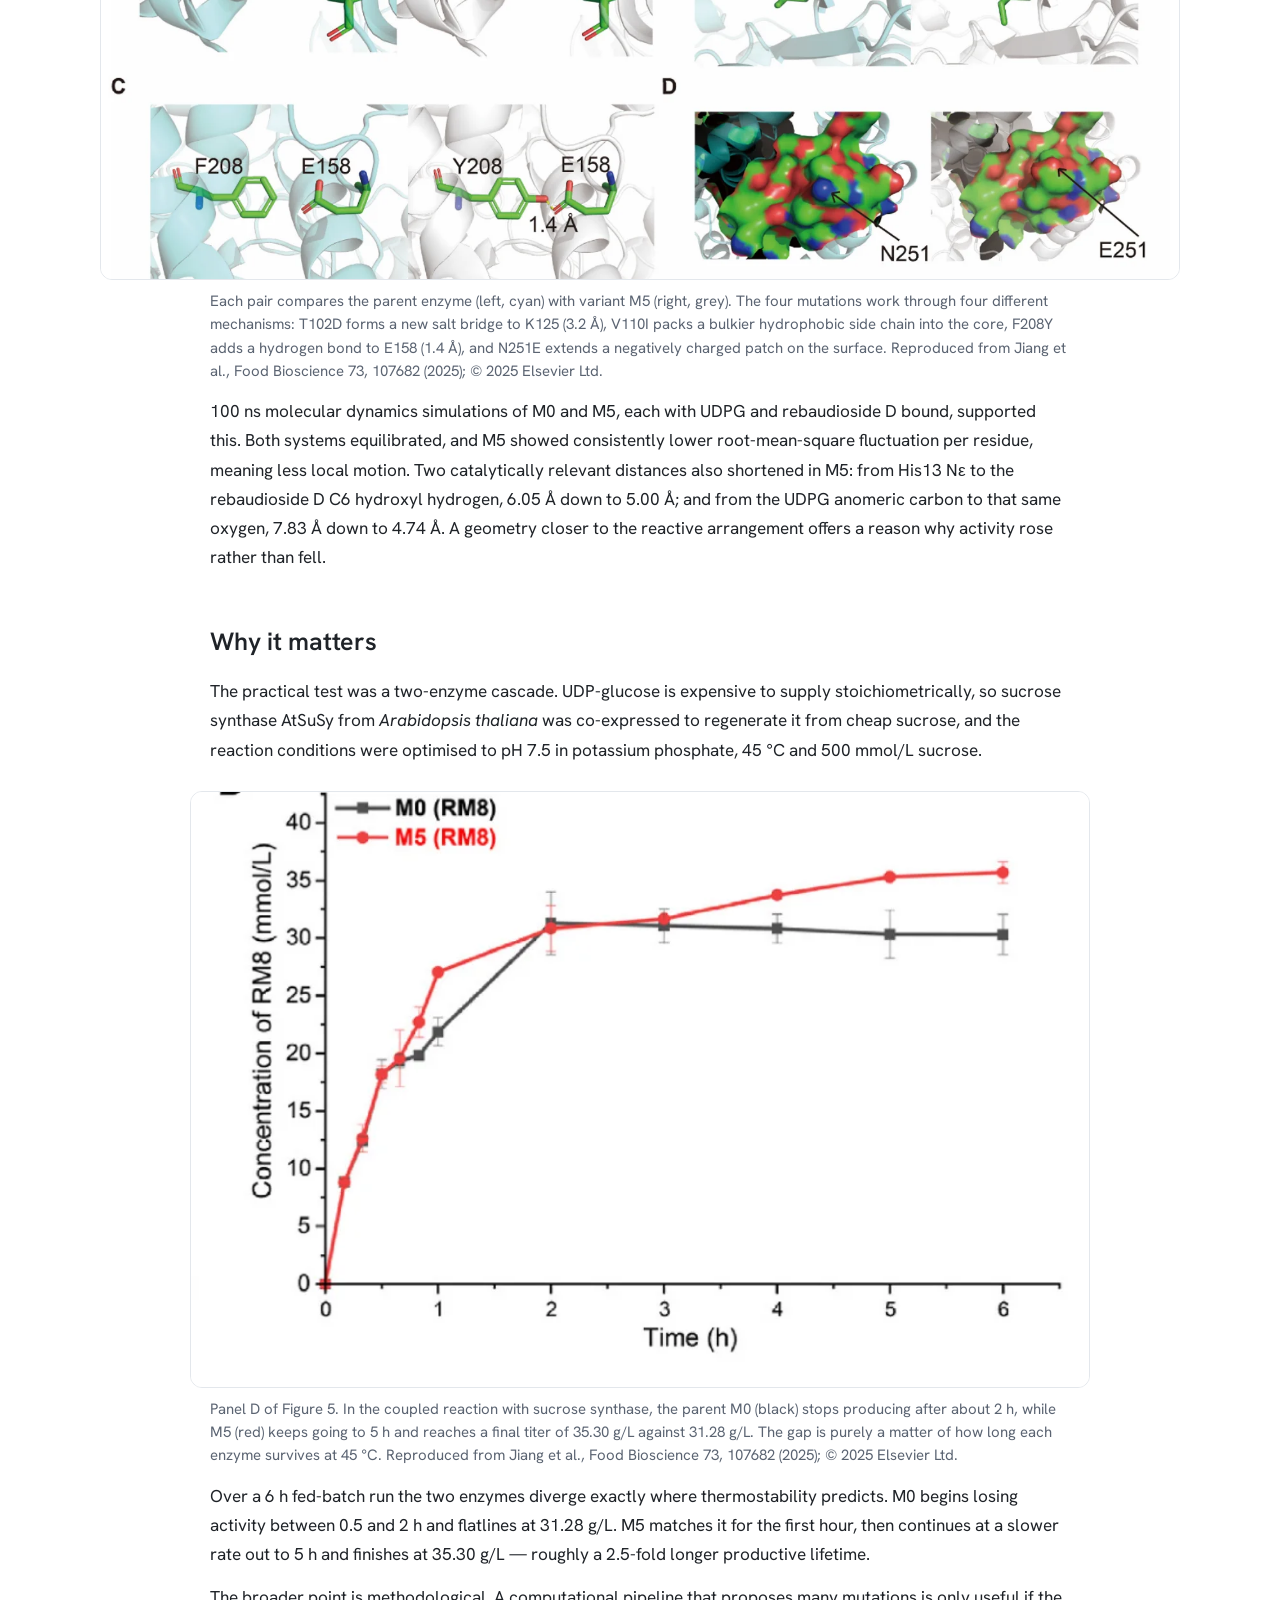
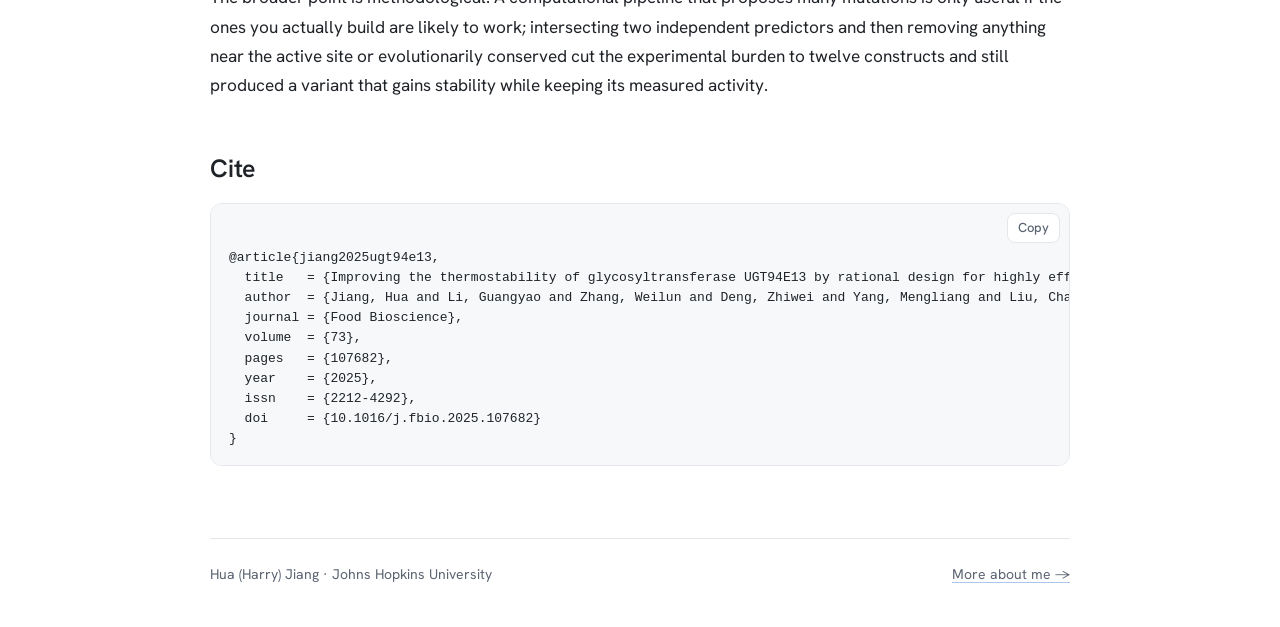
<file: ugt94e13/index.html>
<!DOCTYPE html>
<html lang="en">
<head>
<meta charset="UTF-8" />
<meta name="viewport" content="width=device-width, initial-scale=1.0" />
<title>Engineering a thermostable glycosyltransferase | Hua (Harry) Jiang</title>
<meta name="description" content="Computational design plus structural and conservation filtering turned a fragile stevia-sweetener glycosyltransferase into a variant with a 5.4 &amp;deg;C higher melting temperature, a 14.8&amp;times; longer half-life, while retaining 108% of the parent enzyme&#x27;s activity." />
<link rel="canonical" href="https://j041120h.github.io/ugt94e13/" />
<meta property="og:type" content="article" />
<meta property="og:title" content="Engineering a thermostable glycosyltransferase" />
<meta property="og:description" content="Computational design plus structural and conservation filtering turned a fragile stevia-sweetener glycosyltransferase into a variant with a 5.4 &amp;deg;C higher melting temperature, a 14.8&amp;times; longer half-life, while retaining 108% of the parent enzyme&#x27;s activity." />
<meta property="og:url" content="https://j041120h.github.io/ugt94e13/" />
<link rel="icon" href="data:image/svg+xml,%3Csvg xmlns='http://www.w3.org/2000/svg' viewBox='0 0 100 100'%3E%3Crect width='100' height='100' rx='20' fill='%230a4a7a'/%3E%3Ctext x='50' y='67' font-family='Helvetica,Arial,sans-serif' font-size='42' font-weight='600' fill='%23ffffff' text-anchor='middle'%3EHJ%3C/text%3E%3C/svg%3E" />
<script>
(function(){var t='light';try{var s=localStorage.getItem('theme');t=s||(window.matchMedia&&matchMedia('(prefers-color-scheme: dark)').matches?'dark':'light');}catch(e){}
document.documentElement.setAttribute('data-theme',t);})();
</script>
<link rel="preconnect" href="https://fonts.googleapis.com">
<link rel="preconnect" href="https://fonts.gstatic.com" crossorigin>
<link href="https://fonts.googleapis.com/css2?family=Hanken+Grotesk:wght@400;500;600;700&display=swap" rel="stylesheet">
<link rel="stylesheet" href="../assets/project.css?v=4">
</head>
<body>
<header class="topbar"><div class="bar">
  <a class="brand" href="../">Hua (Harry) Jiang</a>
  <a class="home-link" href="../#research"><svg viewBox="0 0 24 24" fill="none" stroke="currentColor" stroke-width="2" stroke-linecap="round" stroke-linejoin="round" aria-hidden="true"><path d="M19 12H5M11 6l-6 6 6 6"/></svg>All research</a>
  <button class="theme-btn" id="theme" type="button" aria-label="Toggle color theme" aria-pressed="false"><svg class="icon-sun" viewBox="0 0 24 24" fill="none" stroke="currentColor" stroke-width="1.8" stroke-linecap="round" aria-hidden="true"><circle cx="12" cy="12" r="4.2"/><path d="M12 2v2.4M12 19.6V22M2 12h2.4M19.6 12H22M4.9 4.9l1.7 1.7M17.4 17.4l1.7 1.7M19.1 4.9l-1.7 1.7M6.6 17.4l-1.7 1.7"/></svg><svg class="icon-moon" viewBox="0 0 24 24" fill="none" stroke="currentColor" stroke-width="1.8" stroke-linejoin="round" aria-hidden="true"><path d="M20 14.4A8 8 0 0 1 9.6 4 7 7 0 1 0 20 14.4Z"/></svg></button>
</div></header>

<main>
  <div class="eyebrow">Research · Protein engineering</div>
  <h1 class="long">Improving the thermostability of glycosyltransferase UGT94E13 by rational design for highly efficient biosynthesis of rebaudioside M8</h1>
  <p class="authors"><strong>Hua Jiang</strong>*, Guangyao Li*, Weilun Zhang, Zhiwei Deng, Mengliang Yang, Changmei Liu, Zhengshan Luo, Yan Zhang, Yijian Rao, Zhenbo Yuan</p>
  <div class="author-notes">* These authors contributed equally to this work.</div><div class="venue"><span class="chip">Food Bioscience 73, 107682 (2025)</span></div>
  <nav class="links" aria-label="Links"><a class="primary" href="https://doi.org/10.1016/j.fbio.2025.107682" target="_blank" rel="noopener noreferrer"><svg viewBox="0 0 24 24" fill="none" stroke="currentColor" stroke-width="1.7" stroke-linecap="round" stroke-linejoin="round" aria-hidden="true"><path d="M14 2.5H6.5A1.5 1.5 0 0 0 5 4v16a1.5 1.5 0 0 0 1.5 1.5h11A1.5 1.5 0 0 0 19 20V7.5z"/><path d="M14 2.5V7.5H19M8.5 12.5h7M8.5 16.5h5"/></svg>Paper</a></nav>
  <div class="tldr"><div class="eyebrow">Abstract</div><p>Rebaudioside M8 (Reb M8), a high-potency sweetener derived from natural Rebaudioside D found in <em>Stevia rebaudiana</em>, exhibits favorable organoleptic properties as an ideal sugar replacement candidate. However, the industrial biosynthesis of Reb M8 is hindered by the poor thermostability of its key biocatalyst, glycosyltransferase UGT94E13, limiting its application in long-term or high-temperature processes. In this study, a combinatorial strategy integrating computer-aided rational design as well as structural and evolutionary conservation analyses is utilized to enhance the thermostability of a catalytic-efficient UGT94E13-F169G/I185G (M0) to a superior variant M0-T102D/V110I/F208Y/N251E (M5) with a 5.4 °C increase in melting temperature (T<sub>m</sub>), a 1.08-fold improvement in catalytic activity, and a 14.8-fold extension of half-life relative to M0. The simultaneous improvement of activity and stability is well explained by molecular dynamics simulations and structural analyses, revealing flexibility reduction, hydrophobic packing improvement, salt bridge formation, and electrostatics optimization as key factors for the improved thermal resilience. Furthermore, in a cascade biocatalytic system coupled with sucrose synthase AtSuSy, M5 enabled sustained biosynthesis and high production of Reb M8 (35.30 g/L) under optimized fed-batch conditions. These findings establish M5 as a robust and scalable biocatalyst that overcomes the inherent activity-stability trade-off of glycosyltransferase UGT94E13, advancing the biomanufacturing potential of promising sweeteners in food and health industries.</p></div>
  <div class="stats"><div class="stat"><div class="stat-v">+5.4 °C</div><div class="stat-k">melting temperature of the best variant, M5</div></div><div class="stat"><div class="stat-v">14.8×</div><div class="stat-k">longer half-life at 45 °C (0.60 h to 8.89 h)</div></div><div class="stat"><div class="stat-v">35.30 g/L</div><div class="stat-k">rebaudioside M8 from a 6 h fed-batch cascade</div></div></div>
  <section>
    <h2>The problem</h2>
    <p>Steviol glycosides are the sweet compounds of the stevia plant (<em>Stevia rebaudiana</em>): a rigid diterpene core carrying several sugar chains. More than 60 of them are known, and the pattern of attached sugars decides how sweet each one tastes and how much bitterness or metallic aftertaste it carries. <strong>Rebaudioside M8</strong> (Reb M8) is a semi-synthetic member of this family, made from the natural glycoside rebaudioside D by attaching one more glucose. It is about as sweet as the widely used rebaudioside M, has a cleaner taste profile than rebaudioside D or A, and also inhibits the inflammatory factor TNF-&alpha;.</p>
    <p>Reb M8 does not occur in the plant in useful amounts, so it is made enzymatically. The enzyme that does this is a <strong>glycosyltransferase</strong> &mdash; an enzyme that moves a sugar from an activated donor molecule onto a specific hydroxyl group of an acceptor. Here, UGT94E13 takes glucose from UDP-glucose (UDPG) and attaches it to rebaudioside D.</p>
    <p>An engineered double mutant of this enzyme, UGT94E13-F169G/I185G (called <strong>M0</strong>), is catalytically efficient but thermally fragile: its melting temperature (T<sub>m</sub>, the point at which the folded protein comes apart) is 49.08&nbsp;&deg;C, and at 45&nbsp;&deg;C it loses half its activity in 0.60&nbsp;h. That is a practical problem rather than an academic one. Industrial biocatalysis runs warm, because higher temperature means faster reactions, more soluble substrate and less microbial contamination, and it runs for hours per batch. An enzyme that dies within the first hour forces lower temperatures, much more enzyme per batch, or repeated re-dosing &mdash; all of which show up directly in cost.</p>
    <p>The usual obstacle is that stability and activity pull against each other. Mutations that stiffen a protein against unfolding often also stiffen the active site, and the catalytic rate drops. This is the activity&ndash;stability trade-off the study set out to avoid.</p>
  </section>
  <section>
    <h2>The key idea</h2>
    <p>Rather than screen a large random library, the study used computational design to propose a small set of point mutations and then filtered that set hard on structural and evolutionary grounds before anything was built in the lab.</p>
    <ul class="points"><li>Two automated design servers, <strong>PROSS</strong> and <strong>FireProt</strong>, which combine force-field energy calculations with statistics from multiple sequence alignments, proposed 40 and 51 candidate mutations of M0 respectively.</li><li>The two lists were <strong>intersected</strong>, keeping only positions both methods agreed on.</li><li>Any mutation lying closer than 8&nbsp;&Aring; to the catalytic pocket was removed, on the grounds that it could disturb catalysis.</li><li>Positions that evolutionary conservation analysis (ConSurf) scored above conservation grade 8 were removed, since highly conserved residues usually matter for function.</li><li>What survived was a list of <strong>12 single-point mutants</strong> to express and measure.</li></ul>
    <p>The three-dimensional structure used throughout &mdash; for the distance filter, for the later mechanistic analysis and for the simulations &mdash; was an AlphaFold3 model of UGT94E13, with the top-confidence prediction selected.</p>
  </section>
  <section>
    <h2>How it works</h2>
    <figure class="fig" style="--figw:900px"><a href="figs/overview.webp" target="_blank" rel="noopener noreferrer" title="Open full size"><img src="figs/overview.webp" width="1758" height="1174" alt="Three-panel figure showing the chemical conversion of rebaudioside D to rebaudioside M8, a flow chart of the mutation design pipeline, and a protein ribbon structure with twelve labelled residues." loading="lazy"></a><figcaption>UGT94E13 attaches one extra glucose unit to rebaudioside D to give rebaudioside M8 (the added sugar is drawn in red). The funnel below shows the design pipeline: 40 PROSS and 51 FireProt proposals, intersected and then filtered by distance from the active site and by evolutionary conservation, leave 12 single-point mutants to test, of which 4 end up in the final variant. Those four positions are labelled in red on the structure. Reproduced from Jiang et al., Food Bioscience 73, 107682 (2025); © 2025 Elsevier Ltd.</figcaption></figure>
    <p>Each of the 12 designs was introduced by overlap-extension PCR, confirmed by Sanger sequencing, expressed in <em>Escherichia coli</em> BL21(DE3) and purified on a nickel affinity column. The purified enzymes were then characterised on four axes: melting temperature by differential scanning calorimetry; relative activity, measured as the amount of Reb M8 formed from rebaudioside D and UDPG and quantified by liquid chromatography; optimal reaction temperature and pH; and half-life at 45&nbsp;&deg;C.</p>
    <p>Mutations were kept only if they passed both tests &mdash; a T<sub>m</sub> gain above 1&nbsp;&deg;C <em>and</em> at least 90&nbsp;% of the parent's activity. The survivors were then stacked one at a time in order of their individual T<sub>m</sub> gain, a greedy combination strategy, giving combinatorial variants M1 through M5.</p>
  </section>
  <section>
    <h2>What it found</h2>
    <p>Eleven of the twelve single mutants raised T<sub>m</sub>; only N271E did not. Five gained more than 1&nbsp;&deg;C: F208Y (+2.75&nbsp;&deg;C), T102D (+1.41), V110I (+1.31), P57L (+1.04) and N251E (+1.03). P57L was dropped because its activity fell to 59&nbsp;% of the parent; the other four retained 94&ndash;105&nbsp;%.</p>
    <p>The quadruple variant <strong>M5</strong> (M0 plus T102D/V110I/F208Y/N251E) was the best of the combinations: T<sub>m</sub> up 5.40&nbsp;&deg;C, optimal reaction temperature up from 35 to 40&nbsp;&deg;C, and half-life at 45&nbsp;&deg;C of 8.89&nbsp;h against 0.60&nbsp;h for M0, a 14.8-fold extension. Its relative activity was 108&nbsp;% of M0. Stacking was not automatically additive: M1 and M3 were also more stable but kept only 60&nbsp;% and 74&nbsp;% of parent activity.</p>
    <figure class="fig" style="--figw:1080px"><a href="figs/stability.webp" target="_blank" rel="noopener noreferrer" title="Open full size"><img src="figs/stability.webp" width="1800" height="652" alt="Two plots: log-linear thermal inactivation curves for six enzyme variants over time, and substrate saturation curves for the parent enzyme M0 and the variant M5." loading="lazy"></a><figcaption>Panels C and D of Figure 2. On the left, enzymes are held at 45 &deg;C and their remaining activity tracked: the parent M0 (black, steepest line) is half dead in 0.60 h, while the quadruple variant M5 (red, shallowest line) takes 8.89 h. On the right, the saturation curves show M5 keeps the parent's turnover number but needs more substrate to reach the same rate. Reproduced from Jiang et al., Food Bioscience 73, 107682 (2025); © 2025 Elsevier Ltd.</figcaption></figure>
    <p>Steady-state kinetics showed where the cost landed. The turnover number k<sub>cat</sub> was unchanged (0.239&nbsp;min<sup>&minus;1</sup> for both enzymes), but the Michaelis constant K<sub>m</sub> for rebaudioside D rose from 0.215 to 0.393&nbsp;mmol/L &mdash; the more rigid variant binds its substrate less tightly, even though its measured activity under assay conditions was slightly higher.</p>
    <p>Structural comparison attributed the stability gain to four different physical effects, one per mutation, spread over the protein rather than concentrated in one region.</p>
    <figure class="fig" style="--figw:1080px"><a href="figs/mechanism.webp" target="_blank" rel="noopener noreferrer" title="Open full size"><img src="figs/mechanism.webp" width="1686" height="644" alt="Four pairs of close-up protein structure views comparing the original and mutated residue at positions 102, 110, 208 and 251." loading="lazy"></a><figcaption>Each pair compares the parent enzyme (left, cyan) with variant M5 (right, grey). The four mutations work through four different mechanisms: T102D forms a new salt bridge to K125 (3.2 &Aring;), V110I packs a bulkier hydrophobic side chain into the core, F208Y adds a hydrogen bond to E158 (1.4 &Aring;), and N251E extends a negatively charged patch on the surface. Reproduced from Jiang et al., Food Bioscience 73, 107682 (2025); © 2025 Elsevier Ltd.</figcaption></figure>
    <p>100&nbsp;ns molecular dynamics simulations of M0 and M5, each with UDPG and rebaudioside D bound, supported this. Both systems equilibrated, and M5 showed consistently lower root-mean-square fluctuation per residue, meaning less local motion. Two catalytically relevant distances also shortened in M5: from His13 N&epsilon; to the rebaudioside D C6 hydroxyl hydrogen, 6.05&nbsp;&Aring; down to 5.00&nbsp;&Aring;; and from the UDPG anomeric carbon to that same oxygen, 7.83&nbsp;&Aring; down to 4.74&nbsp;&Aring;. A geometry closer to the reactive arrangement offers a reason why activity rose rather than fell.</p>
  </section>
  <section>
    <h2>Why it matters</h2>
    <p>The practical test was a two-enzyme cascade. UDP-glucose is expensive to supply stoichiometrically, so sucrose synthase AtSuSy from <em>Arabidopsis thaliana</em> was co-expressed to regenerate it from cheap sucrose, and the reaction conditions were optimised to pH 7.5 in potassium phosphate, 45&nbsp;&deg;C and 500&nbsp;mmol/L sucrose.</p>
    <figure class="fig" style="--figw:900px"><a href="figs/production.webp" target="_blank" rel="noopener noreferrer" title="Open full size"><img src="figs/production.webp" width="934" height="619" alt="Line plot of rebaudioside M8 concentration over six hours for the parent enzyme M0 and the engineered variant M5." loading="lazy"></a><figcaption>Panel D of Figure 5. In the coupled reaction with sucrose synthase, the parent M0 (black) stops producing after about 2 h, while M5 (red) keeps going to 5 h and reaches a final titer of 35.30 g/L against 31.28 g/L. The gap is purely a matter of how long each enzyme survives at 45 &deg;C. Reproduced from Jiang et al., Food Bioscience 73, 107682 (2025); © 2025 Elsevier Ltd.</figcaption></figure>
    <p>Over a 6&nbsp;h fed-batch run the two enzymes diverge exactly where thermostability predicts. M0 begins losing activity between 0.5 and 2&nbsp;h and flatlines at 31.28&nbsp;g/L. M5 matches it for the first hour, then continues at a slower rate out to 5&nbsp;h and finishes at 35.30&nbsp;g/L &mdash; roughly a 2.5-fold longer productive lifetime.</p>
    <p>The broader point is methodological. A computational pipeline that proposes many mutations is only useful if the ones you actually build are likely to work; intersecting two independent predictors and then removing anything near the active site or evolutionarily conserved cut the experimental burden to twelve constructs and still produced a variant that gains stability while keeping its measured activity.</p>
  </section>
  <section>
    <h2>Cite</h2>
    <div class="bib"><button type="button" class="copy-btn" id="copyBib">Copy</button><pre id="bibText">@article{jiang2025ugt94e13,
  title   = {Improving the thermostability of glycosyltransferase UGT94E13 by rational design for highly efficient biosynthesis of rebaudioside M8},
  author  = {Jiang, Hua and Li, Guangyao and Zhang, Weilun and Deng, Zhiwei and Yang, Mengliang and Liu, Changmei and Luo, Zhengshan and Zhang, Yan and Rao, Yijian and Yuan, Zhenbo},
  journal = {Food Bioscience},
  volume  = {73},
  pages   = {107682},
  year    = {2025},
  issn    = {2212-4292},
  doi     = {10.1016/j.fbio.2025.107682}
}</pre></div>
  </section>
</main>

<footer><span>Hua (Harry) Jiang · Johns Hopkins University</span><a href="../">More about me →</a></footer>

<script>
(function(){
  var root=document.documentElement,btn=document.getElementById('theme');
  btn.setAttribute('aria-pressed',String(root.getAttribute('data-theme')==='dark'));
  btn.addEventListener('click',function(){var n=root.getAttribute('data-theme')==='dark'?'light':'dark';root.setAttribute('data-theme',n);btn.setAttribute('aria-pressed',String(n==='dark'));try{localStorage.setItem('theme',n);}catch(e){}});
  /* opened from disk: folder links need an explicit index.html */
  if(location.protocol==='file:'){document.querySelectorAll('a[href]').forEach(function(a){var h=a.getAttribute('href');if(/^([a-z]+:|#|\/\/)/i.test(h))return;var i=h.indexOf('#'),p=i<0?h:h.slice(0,i),r=i<0?'':h.slice(i);if(/\/$/.test(p))a.setAttribute('href',p+'index.html'+r);});}
  var am=document.getElementById('authorsMore');
  if(am){am.addEventListener('click',function(){am.previousElementSibling.hidden=false;am.remove();});}
  var cb=document.getElementById('copyBib');
  if(cb&&navigator.clipboard){cb.addEventListener('click',function(){navigator.clipboard.writeText(document.getElementById('bibText').textContent).then(function(){cb.textContent='Copied!';setTimeout(function(){cb.textContent='Copy';},1500);});});}
})();
</script>
<script>
/* visit log (see footer note): one beacon per page view, plus CV / poster clicks; live site only */
(function(){if(location.hostname!=='j041120h.github.io'||!navigator.sendBeacon)return;
var U='https://harry-site-visits.harry-site-visits.workers.dev/hit';
function hit(p){try{navigator.sendBeacon(U,JSON.stringify({p:p,r:document.referrer}));}catch(e){}}
hit(location.pathname+location.search);
document.addEventListener('click',function(e){var a=e.target.closest&&e.target.closest('a[href]');if(!a)return;var h=a.getAttribute('href');if(/Hua_Jiang_CV\.pdf|poster\.jpg/.test(h))hit('[download] '+h.split('?')[0]);});})();
</script>
</body>
</html>
</file>
<file: assets/project.css>
/* Shared styles for the research pages (/sampledisco/, /resonate/, /chromapilot/, /ugt94e13/, /hackathon/).
   Tokens match the homepage so the pages read as one site. */
:root{
  --bg:#fff;--bg-soft:#f6f8fa;--ink:#1f2328;--soft:#5b6472;--line:#e3e7ec;
  --accent:#0f62c4;--tint:#e9f1fc;--tint-ink:#0b57b8;--underline:rgba(15,98,196,.35);
  --sans:"Hanken Grotesk","Helvetica Neue",Arial,sans-serif;
  --mono:ui-monospace,SFMono-Regular,Menlo,Consolas,monospace;
  --wrap:860px;--pad:clamp(20px,4vw,48px);--navh:64px;
}
:root[data-theme="dark"]{
  --bg:#0d1117;--bg-soft:#151b23;--ink:#e6edf3;--soft:#9aa6b4;--line:#2a313c;
  --accent:#7cb3e8;--tint:#152534;--tint-ink:#a9cdf0;--underline:rgba(124,179,232,.4);
}
*,*::before,*::after{box-sizing:border-box;margin:0;padding:0}
html{-webkit-text-size-adjust:100%;scroll-behavior:smooth;scroll-padding-top:calc(var(--navh) + 16px)}
body{background:var(--bg);color:var(--ink);font-family:var(--sans);font-size:clamp(17px,.25vw + 14px,18px);line-height:1.7;-webkit-font-smoothing:antialiased;overflow-x:hidden}
a{color:inherit;text-decoration:underline;text-decoration-color:var(--underline);text-decoration-thickness:1px;text-underline-offset:3px;transition:color .15s,text-decoration-color .15s}
a:hover{color:var(--accent);text-decoration-color:var(--accent)}
:focus-visible{outline:2px solid var(--accent);outline-offset:3px;border-radius:3px}
@media (prefers-reduced-motion:reduce){html{scroll-behavior:auto}}

/* top bar */
.topbar{position:sticky;top:0;z-index:50;background:var(--bg);background:color-mix(in srgb,var(--bg) 90%,transparent);-webkit-backdrop-filter:saturate(150%) blur(10px);backdrop-filter:saturate(150%) blur(10px);border-bottom:1px solid var(--line)}
.bar{max-width:calc(var(--wrap) + 2*var(--pad));margin:0 auto;height:var(--navh);padding:0 var(--pad);display:flex;align-items:center;gap:1rem}
.brand{font-weight:600;font-size:19px;text-decoration:none;white-space:nowrap}.brand:hover{color:inherit}
.home-link{margin-left:auto;font-size:15px;font-weight:500;color:var(--soft);text-decoration:none;display:inline-flex;align-items:center;gap:6px;white-space:nowrap}
.home-link:hover{color:var(--ink)}.home-link svg{width:15px;height:15px}
.theme-btn{margin-left:14px;width:32px;height:32px;flex:none;border:0;background:transparent;color:var(--soft);cursor:pointer;display:grid;place-items:center;border-radius:8px}
.theme-btn:hover{color:var(--accent);background:var(--bg-soft)}.theme-btn svg{width:16px;height:16px;display:block}
:root[data-theme="dark"] .icon-sun{display:none}:root:not([data-theme="dark"]) .icon-moon{display:none}

/* header */
main{max-width:calc(var(--wrap) + 2*var(--pad));margin:0 auto;padding:48px var(--pad) 0}
.eyebrow{font-size:.76em;font-weight:700;letter-spacing:.09em;text-transform:uppercase;color:var(--soft)}
h1{font-size:clamp(36px,4vw,50px);font-weight:600;line-height:1.08;letter-spacing:-.02em;margin:8px 0 10px;text-wrap:balance}
h1.long{font-size:clamp(27px,2.6vw,34px);line-height:1.25;letter-spacing:-.012em}
.subtitle{font-size:clamp(19px,1.4vw,22px);line-height:1.45;color:var(--soft);text-wrap:pretty;max-width:38em}
.authors{margin-top:16px;font-size:16px;line-height:1.6;color:var(--soft)}
.authors strong{color:var(--ink);font-weight:600}
.authors a{color:inherit;text-decoration-color:var(--underline)}
.authors-more{font:inherit;color:var(--accent);font-weight:500;background:none;border:0;padding:0;cursor:pointer;text-decoration:underline dotted;text-underline-offset:3px}
.author-notes{font-size:14px;color:var(--soft);margin-top:2px}
.venue{margin-top:10px}
.chip{display:inline-block;padding:1px 9px;border-radius:6px;background:var(--tint);color:var(--tint-ink);font-weight:600;font-size:.84em;line-height:1.6}

/* link buttons */
.links{display:flex;flex-wrap:wrap;gap:10px;margin-top:22px}
.links a{display:inline-flex;align-items:center;gap:8px;padding:8px 15px;border:1px solid var(--line);border-radius:10px;font-size:.88em;font-weight:500;color:var(--soft);text-decoration:none;transition:color .15s,border-color .15s,background .15s}
.links a:hover{color:var(--accent);border-color:var(--accent);background:var(--tint)}
.links a.primary{color:var(--tint-ink);background:var(--tint);border-color:transparent}
.links a.primary:hover{border-color:var(--accent)}
.links svg{width:16px;height:16px;display:block;flex:none}

/* in short + highlights */
.tldr{margin-top:36px;padding:20px 24px;border-radius:14px;background:var(--bg-soft);border-left:4px solid var(--accent)}
.tldr .eyebrow{margin-bottom:6px;color:var(--tint-ink)}
.tldr p{font-size:1.04em;line-height:1.65;text-wrap:pretty}
.stats{display:grid;grid-template-columns:repeat(auto-fit,minmax(min(100%,210px),1fr));gap:14px;margin-top:18px}
.stat{padding:18px 20px;border:1px solid var(--line);border-radius:14px}
.stat-v{font-size:25px;font-weight:700;letter-spacing:-.01em;line-height:1.2;color:var(--tint-ink)}
.stat-k{font-size:15px;color:var(--soft);margin-top:5px;line-height:1.45;text-wrap:pretty}

/* body */
section{margin-top:48px}
h2{font-size:25px;font-weight:600;letter-spacing:-.01em;margin-bottom:12px}
section > p{text-wrap:pretty}
section > * + *{margin-top:14px}
ul.points{list-style:none;display:grid;gap:10px}
ul.points li{position:relative;padding-left:22px;text-wrap:pretty}
ul.points li::before{content:"";position:absolute;left:4px;top:.74em;width:7px;height:7px;border-radius:50%;background:var(--accent)}
strong{font-weight:600}

/* figures: allowed to be wider than the text column on large screens */
.fig{width:min(var(--figw,1080px),calc(100vw - 2*var(--pad)));margin:26px 0 8px 50%;transform:translateX(-50%)}
section > .fig{margin-top:26px}
.fig a{display:block;border-radius:12px;overflow:hidden;border:1px solid var(--line);background:#fff;cursor:zoom-in}
.fig img{display:block;width:100%;height:auto}
.fig figcaption{max-width:var(--wrap);margin:10px auto 0;font-size:15px;line-height:1.55;color:var(--soft);text-wrap:pretty}
.fig figcaption b{color:var(--ink);font-weight:600}

/* citation */
.bib{position:relative;margin-top:12px}
.bib pre{font-family:var(--mono);font-size:13px;line-height:1.55;background:var(--bg-soft);border:1px solid var(--line);border-radius:12px;padding:44px 18px 16px;overflow-x:auto;white-space:pre}
.copy-btn{position:absolute;top:10px;right:10px;font:inherit;font-size:13px;font-weight:500;color:var(--soft);background:var(--bg);border:1px solid var(--line);border-radius:8px;padding:3px 10px;cursor:pointer}
.copy-btn:hover{color:var(--accent);border-color:var(--accent)}

footer{max-width:calc(var(--wrap) + 2*var(--pad));margin:72px auto 0;padding:0 var(--pad) 40px;font-size:14px;color:var(--soft);display:flex;flex-wrap:wrap;justify-content:space-between;gap:6px 24px}
footer::before{content:"";flex-basis:100%;border-top:1px solid var(--line);margin-bottom:18px}
footer a{color:inherit}

@media (max-width:560px){body{font-size:16px}main{padding-top:32px}.brand{font-size:17px}.tldr{padding:16px 18px}.fig figcaption{font-size:14px}}
@media print{.topbar,.copy-btn{display:none}.fig{width:100%;margin-left:0;transform:none}}
</file>
